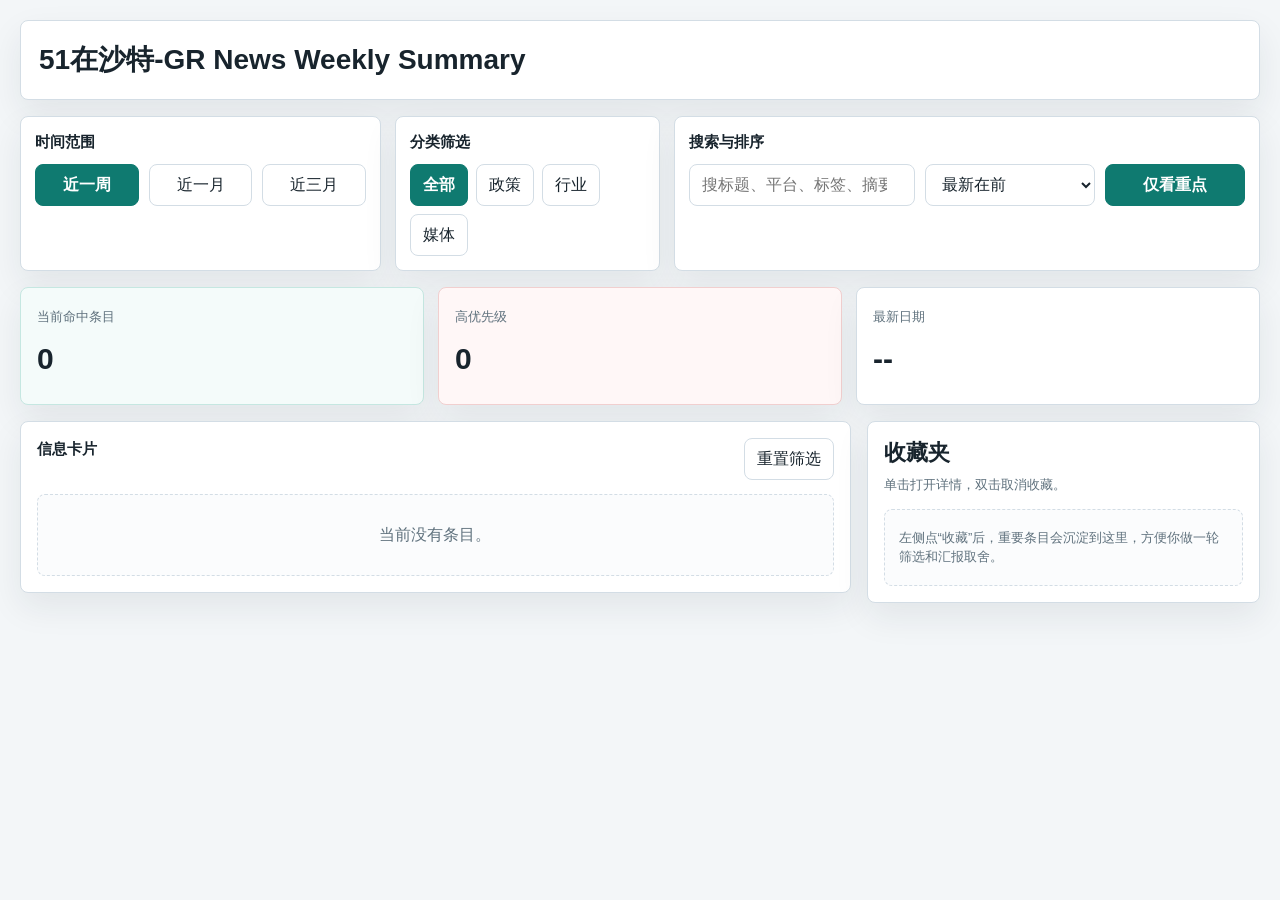
<file: index.html>
<!doctype html>
<html lang="zh-CN">
<head>
  <meta charset="utf-8">
  <meta name="viewport" content="width=device-width, initial-scale=1">
  <title>51在沙特-GR News Weekly Summary</title>
  <style>
    :root {
      --bg: #f3f6f8;
      --panel: #ffffff;
      --panel-alt: #eef3f6;
      --text: #18242d;
      --muted: #5f717d;
      --line: #d3dde5;
      --accent: #0f7a70;
      --accent-soft: #def4f1;
      --blue: #1a78a6;
      --blue-soft: #dff1f8;
      --amber: #a86f00;
      --amber-soft: #fff1d6;
      --red: #b43d3d;
      --red-soft: #fde6e6;
      --shadow: 0 14px 34px rgba(24, 36, 45, 0.08);
    }

    * {
      box-sizing: border-box;
    }

    body {
      margin: 0;
      background: var(--bg);
      color: var(--text);
      font-family: Arial, "PingFang SC", "Microsoft YaHei", sans-serif;
      line-height: 1.5;
    }

    button, input, select {
      font: inherit;
    }

    img {
      display: block;
      max-width: 100%;
    }

    .shell {
      max-width: 1320px;
      margin: 0 auto;
      padding: 20px;
    }

    .topband {
      display: grid;
      grid-template-columns: 1fr;
      gap: 18px;
      align-items: center;
      background: var(--panel);
      border: 1px solid var(--line);
      border-radius: 8px;
      padding: 18px;
      box-shadow: var(--shadow);
    }

    .topband h1 {
      margin: 0;
      font-size: 28px;
    }

    .topband p {
      margin: 6px 0 0;
      color: var(--muted);
      max-width: 760px;
    }

    .toolbar {
      margin-top: 16px;
      display: grid;
      grid-template-columns: 1.5fr 1.1fr 1fr;
      gap: 14px;
    }

    .toolbar-block,
    .section,
    .stat,
    .item-card,
    .detail-panel {
      background: var(--panel);
      border: 1px solid var(--line);
      border-radius: 8px;
      box-shadow: var(--shadow);
    }

    .toolbar-block {
      padding: 14px;
      min-height: 116px;
    }

    .toolbar-title,
    .section-title {
      margin: 0 0 10px;
      font-size: 15px;
      font-weight: 700;
    }

    .chip-row {
      display: flex;
      flex-wrap: wrap;
      gap: 8px;
    }

    .chip-grid {
      display: grid;
      grid-template-columns: repeat(3, minmax(0, 1fr));
      gap: 10px;
    }

    .chip,
    .ghost-btn,
    .solid-btn {
      min-height: 36px;
      padding: 8px 12px;
      border-radius: 8px;
      border: 1px solid var(--line);
      background: #fff;
      color: var(--text);
      cursor: pointer;
    }

    .chip.active {
      border-color: var(--accent);
      background: var(--accent);
      color: #fff;
      font-weight: 700;
    }

    .ghost-btn:hover,
    .solid-btn:hover,
    .chip:hover {
      border-color: var(--accent);
    }

    .solid-btn {
      background: var(--accent);
      border-color: var(--accent);
      color: #fff;
      font-weight: 700;
    }

    .control-row {
      display: grid;
      grid-template-columns: 1fr 170px 140px;
      gap: 10px;
    }

    .control-row input,
    .control-row select {
      min-height: 40px;
      border: 1px solid var(--line);
      border-radius: 8px;
      padding: 8px 12px;
      background: #fff;
      color: var(--text);
    }

    .stats {
      margin-top: 16px;
      display: grid;
      grid-template-columns: repeat(3, minmax(0, 1fr));
      gap: 14px;
    }

    .stat {
      padding: 16px;
      min-height: 118px;
    }

    .stat span {
      color: var(--muted);
      font-size: 13px;
    }

    .stat strong {
      display: block;
      margin: 8px 0 6px;
      font-size: 30px;
    }

    .stat small {
      color: var(--muted);
      font-size: 13px;
    }

    .stat.accent {
      background: #f4fbfa;
      border-color: #c5e7e1;
    }

    .stat.warn {
      background: #fff9ee;
      border-color: #f1dfb8;
    }

    .stat.risk {
      background: #fff7f7;
      border-color: #f1cfcf;
    }

    .main-grid {
      margin-top: 16px;
      display: grid;
      grid-template-columns: minmax(0, 1.9fr) minmax(320px, 0.9fr);
      gap: 16px;
      align-items: start;
    }

    .section {
      padding: 16px;
    }

    .section-head {
      display: flex;
      justify-content: space-between;
      gap: 14px;
      align-items: flex-start;
      margin-bottom: 14px;
    }

    .section-head p {
      margin: 4px 0 0;
      color: var(--muted);
      font-size: 13px;
    }

    .item-list {
      display: grid;
      gap: 12px;
    }

    .item-card {
      padding: 16px;
      display: grid;
      grid-template-columns: 1fr auto;
      gap: 16px;
      align-items: start;
    }

    .item-card h3 {
      margin: 0 0 8px;
      font-size: 18px;
      line-height: 1.35;
    }

    .item-meta {
      display: flex;
      flex-wrap: wrap;
      gap: 8px;
      color: var(--muted);
      font-size: 13px;
      margin-bottom: 10px;
    }

    .badge {
      display: inline-flex;
      align-items: center;
      min-height: 24px;
      padding: 2px 8px;
      border-radius: 8px;
      font-size: 12px;
      font-weight: 700;
    }

    .badge.policy { background: var(--blue-soft); color: var(--blue); }
    .badge.sentiment { background: var(--accent-soft); color: var(--accent); }
    .badge.industry { background: #ece9fb; color: #6154a6; }
    .badge.media { background: #e6f1ff; color: #245eab; }
    .badge.priority-high { background: var(--red-soft); color: var(--red); }
    .badge.priority-mid { background: var(--amber-soft); color: var(--amber); }
    .badge.priority-low { background: #edf3ef; color: #466050; }

    .item-summary {
      margin: 0;
      color: var(--text);
    }

    .item-why {
      margin: 12px 0 0;
      color: var(--muted);
      font-size: 14px;
    }

    .item-actions {
      display: grid;
      gap: 8px;
      min-width: 126px;
    }

    .detail-panel {
      padding: 16px;
      position: sticky;
      top: 16px;
    }

    .detail-panel h2 {
      margin: 0 0 8px;
      font-size: 22px;
      line-height: 1.35;
    }

    .detail-meta {
      display: flex;
      flex-wrap: wrap;
      gap: 8px;
      color: var(--muted);
      font-size: 13px;
      margin-bottom: 12px;
    }

    .detail-block {
      padding-top: 12px;
      border-top: 1px solid var(--line);
      margin-top: 12px;
    }

    .detail-block strong {
      display: block;
      margin-bottom: 6px;
      font-size: 14px;
    }

    .detail-block p,
    .detail-block li {
      margin: 0;
      color: var(--text);
    }

    .detail-block ul {
      margin: 0;
      padding-left: 18px;
    }

    .detail-links {
      display: flex;
      flex-wrap: wrap;
      gap: 8px;
      margin-top: 10px;
    }

    .detail-links a {
      color: var(--blue);
      text-decoration: none;
      word-break: break-all;
    }

    .detail-preview-title {
      margin: 0 0 8px;
      font-size: 18px;
      line-height: 1.4;
    }

    .favorite-hint {
      margin: 10px 0 0;
      color: var(--muted);
      font-size: 13px;
    }

    .favorite-list {
      display: grid;
      gap: 10px;
      margin-top: 14px;
    }

    .favorite-item {
      width: 100%;
      text-align: left;
      padding: 12px;
      border: 1px solid var(--line);
      border-radius: 8px;
      background: #fbfcfd;
      cursor: pointer;
    }

    .favorite-item:hover {
      border-color: var(--accent);
      background: #f6fbfa;
    }

    .favorite-item strong {
      display: block;
      margin-bottom: 6px;
      font-size: 14px;
      line-height: 1.4;
    }

    .favorite-item span {
      display: block;
      color: var(--muted);
      font-size: 12px;
    }

    .favorite-empty {
      margin-top: 14px;
      padding: 18px 14px;
      border: 1px dashed var(--line);
      border-radius: 8px;
      color: var(--muted);
      background: #fbfcfd;
      font-size: 13px;
    }

    .modal-overlay {
      position: fixed;
      inset: 0;
      display: none;
      align-items: stretch;
      justify-content: center;
      background: rgba(17, 29, 37, 0.56);
      z-index: 1000;
      padding: 20px;
    }

    .modal-overlay.open {
      display: flex;
    }

    .modal-card {
      width: min(1180px, 100%);
      height: 100%;
      max-height: calc(100vh - 40px);
      background: var(--panel);
      border: 1px solid var(--line);
      border-radius: 8px;
      box-shadow: 0 24px 60px rgba(24, 36, 45, 0.24);
      display: grid;
      grid-template-rows: auto 1fr;
      overflow: hidden;
    }

    .modal-head {
      display: flex;
      align-items: flex-start;
      justify-content: space-between;
      gap: 16px;
      padding: 18px 20px;
      border-bottom: 1px solid var(--line);
      background: #fbfcfd;
    }

    .modal-head h2 {
      margin: 0;
      font-size: 28px;
      line-height: 1.35;
    }

    .modal-meta {
      display: flex;
      flex-wrap: wrap;
      gap: 8px;
      color: var(--muted);
      font-size: 13px;
      margin-top: 10px;
    }

    .modal-close {
      min-width: 88px;
    }

    .modal-content {
      overflow-y: auto;
      padding: 20px;
    }

    .modal-section {
      padding-top: 14px;
      margin-top: 14px;
      border-top: 1px solid var(--line);
    }

    .modal-section:first-child {
      margin-top: 0;
      padding-top: 0;
      border-top: 0;
    }

    .modal-section h3 {
      margin: 0 0 8px;
      font-size: 16px;
    }

    .modal-section p {
      margin: 0;
    }

    .modal-links {
      display: flex;
      flex-direction: column;
      gap: 8px;
    }

    .modal-links a {
      color: var(--blue);
      text-decoration: none;
      word-break: break-all;
    }

    .empty {
      padding: 28px 16px;
      text-align: center;
      color: var(--muted);
      border: 1px dashed var(--line);
      border-radius: 8px;
      background: #fbfcfd;
    }

    @media (max-width: 1100px) {
      .toolbar,
      .main-grid {
        grid-template-columns: 1fr;
      }

      .stats {
        grid-template-columns: repeat(2, minmax(0, 1fr));
      }

      .detail-panel {
        position: static;
      }
    }

    @media (max-width: 720px) {
      .shell {
        padding: 14px;
      }

      .control-row,
      .stats {
        grid-template-columns: 1fr;
      }

      .item-card {
        grid-template-columns: 1fr;
      }

      .item-actions {
        grid-template-columns: repeat(2, minmax(0, 1fr));
      }

      .modal-overlay {
        padding: 10px;
      }

      .modal-card {
        max-height: calc(100vh - 20px);
      }

      .modal-head {
        padding: 14px;
      }

      .modal-head h2 {
        font-size: 22px;
      }

      .modal-content {
        padding: 14px;
      }
    }
  </style>
</head>
<body>
  <div class="shell">
    <header class="topband">
      <div>
        <h1>51在沙特-GR News Weekly Summary</h1>
      </div>
    </header>

    <section class="toolbar">
      <div class="toolbar-block">
        <h2 class="toolbar-title">时间范围</h2>
        <div class="chip-grid" id="rangeChips">
          <button class="chip active" data-range="7">近一周</button>
          <button class="chip" data-range="30">近一月</button>
          <button class="chip" data-range="90">近三月</button>
        </div>
      </div>

      <div class="toolbar-block">
        <h2 class="toolbar-title">分类筛选</h2>
        <div class="chip-row" id="categoryChips">
          <button class="chip active" data-category="all">全部</button>
          <button class="chip" data-category="政策">政策</button>
          <button class="chip" data-category="行业">行业</button>
          <button class="chip" data-category="媒体">媒体</button>
        </div>
      </div>

      <div class="toolbar-block">
        <h2 class="toolbar-title">搜索与排序</h2>
        <div class="control-row">
          <input id="searchInput" type="search" placeholder="搜标题、平台、标签、摘要">
          <select id="sortSelect" aria-label="排序方式">
            <option value="desc">最新在前</option>
            <option value="asc">最早在前</option>
            <option value="priority">优先级优先</option>
          </select>
          <button class="solid-btn" id="focusToggle" type="button">仅看重点</button>
        </div>
      </div>
    </section>

    <section class="stats" aria-label="统计概览">
      <article class="stat accent">
        <span>当前命中条目</span>
        <strong id="countAll">0</strong>
      </article>
      <article class="stat risk">
        <span>高优先级</span>
        <strong id="countHigh">0</strong>
      </article>
      <article class="stat">
        <span>最新日期</span>
        <strong id="latestDate">--</strong>
      </article>
    </section>

    <div class="main-grid">
      <section class="section">
        <div class="section-head">
          <div>
            <h2 class="section-title">信息卡片</h2>
          </div>
          <button class="ghost-btn" id="resetButton" type="button">重置筛选</button>
        </div>

        <div class="item-list" id="itemList"></div>
      </section>

      <aside class="detail-panel" id="detailPanel">
        <h2>收藏夹</h2>
        <div class="detail-meta">
          <span>单击打开详情，双击取消收藏。</span>
        </div>
      </aside>
    </div>
  </div>

  <div class="modal-overlay" id="detailModal" aria-hidden="true">
    <div class="modal-card" role="dialog" aria-modal="true" aria-labelledby="modalTitle">
      <div class="modal-head">
        <div>
          <h2 id="modalTitle">查看详情</h2>
          <div class="modal-meta" id="modalMeta"></div>
        </div>
        <button class="ghost-btn modal-close" id="modalClose" type="button">关闭</button>
      </div>
      <div class="modal-content" id="modalContent"></div>
    </div>
  </div>

  <script>
    const weeklyItems = [
      {
        id: 1,
        title: "NeLC + TVTC 统一私营部门线上培训许可进入生效窗口",
        category: "政策",
        priority: "high",
        featured: true,
        tags: ["NeLC", "TVTC", "FutureX", "线上培训许可", "技术集成"],
        summary: "NeLC 于 2026 年 3 月 25 日宣布，将与 TVTC 协调统一私营部门 eLearning / training program 许可流程。培训机构完成与 NeLC 系统及 FutureX 平台的技术集成要求后，项目许可将直接由 TVTC 发放；新框架自 2026 年 5 月起生效。",
        whyItMatters: "线上培训进入“NeLC 管数字学习标准 + TVTC 管培训项目许可”的协同监管阶段。NeLC/FutureX 的线上学习监管要求正在变成 TVTC 发证前必须满足的前置条件或底层合规要求。",
        nextAction: "背景补充：NeLC 今年 2 月要求沙特境内 eLearning 和 training providers 在 2026 年 3 月 31 日前完成与 FutureX 的技术集成，并称这是面向提供线上学习项目或课程机构的强制性监管义务。后续判断任何线上培训、职业培训或语言培训落地方案时，应先确认是否落入 TVTC 许可范围，以及是否需要 FutureX 技术接入。",
        date: "2026-03-25",
        platform: "政府官网",
        source: "National eLearning Center",
        links: ["https://nelc.gov.sa/en/media-center/news/unified-e-learning-licensing-private-sector-en"]
      },
      {
        id: 2,
        title: "沙化率计算正式绑定 Qiwa 电子合同",
        category: "政策",
        priority: "high",
        featured: true,
        tags: ["HRSd", "Qiwa", "Nitaqat", "沙化率", "电子合同"],
        summary: "HRSd 于 2026 年 5 月 3 日公告：自 2026 年 4 月 15 日起，Nitaqat 沙化率计算将以 Qiwa 平台电子认证的劳动合同为依据。沙特员工不再只是“人在公司就能算沙化率”，而是要看合同是否在 Qiwa 上完成电子认证。",
        whyItMatters: "HRSd 将 Qiwa 合同认证纳入 Nitaqat 沙化率计算基础，沙化率管理进入“数字凭证化”阶段。企业只靠纸质合同或其他证明来计入沙化率的时代正在过去，Qiwa 正在成为 HR 合规的底层数据库。",
        nextAction: "Qiwa 已促成超过 1200 万份电子认证劳动合同的创建和续签，并被强调为劳工部门服务的统一数字入口。后续应把 Qiwa 合同认证状态作为沙化率管理、用工合规审查和 HR 数据治理的基础项。",
        date: "2026-05-03",
        platform: "政府官网",
        source: "HRSd",
        links: ["https://www.hrsd.gov.sa/en/media-center/news/توثيق-عقود-العمل-إلكترونياً"]
      },
      {
        id: 3,
        title: "Qiwa Nitaqat Calculator 可用于公司沙化率门槛测算",
        category: "行业",
        priority: "mid",
        featured: true,
        tags: ["Qiwa", "Nitaqat Calculator", "沙化率测算", "用工规划"],
        summary: "Qiwa 提供 Nitaqat Calculator，可用于按企业商业登记经营范围和员工结构简易测算沙化率等级，并估算达到门槛需要动态招募的沙特员工人数。",
        whyItMatters: "沙化率等级会影响外籍员工签证申请与转入。等级包括 Red、Low Green、Medium Green、High Green、Platinum；在发展扩张期，High Green 往往是经济性价比较高的目标档位。",
        nextAction: "使用前需要先确认公司商业登记的经营范围。可用该工具做沙化率情景测算，并进一步评估是否存在向培训学校或培训业务形态转变的空间。",
        date: "2026-05-03",
        platform: "官方工具",
        source: "Qiwa",
        links: ["https://www.qiwa.sa/en/tools-and-calculators/nitaqat-calculator"]
      },
      {
        id: 4,
        title: "Mudad 薪酬保护机制强化私营部门工资支付监管",
        category: "政策",
        priority: "high",
        featured: true,
        tags: ["Mudad", "HRSD", "工资保护", "GOSI", "薪酬合规"],
        summary: "沙特人力资源和社会发展部持续强化私营部门工资支付监管，要求企业通过 Mudad 平台提交工资保护文件，并以电子化方式完成员工工资支付。工资合规正在从“人工申诉”转向“系统自动监测”。",
        whyItMatters: "Mudad 通过比对 Qiwa 劳动合同、GOSI 社保申报工资与银行实际发薪记录，识别少发、迟发、低报社保、合同与实发不一致等风险。",
        nextAction: "企业若存在工资数据不一致，可能触发平台预警、劳动合规调查或相关政府服务限制。建议把 Qiwa 合同工资、GOSI 申报工资、银行发薪流水三套数据做定期一致性核查。",
        date: "2026-05-03",
        platform: "合规机制",
        source: "HRSD / Mudad",
        links: []
      },
      {
        id: 5,
        title: "具体岗位沙化要求：行政、市场、销售、会计、采购、项目、咨询与 ICT",
        category: "政策",
        priority: "high",
        featured: true,
        tags: ["Saudization", "岗位沙化", "行政支持", "Marketing", "Accounting", "ICT"],
        summary: "安永解读显示，部分职位自 2026 年 4 月 5 日起成为限制性职位并要求 100% 沙化。秘书、行政秘书、数据录入员、病人接待员、保安、保镖、人事专员、劳工事务经理、翻译、口译员、报关员等职位不设宽限期。",
        whyItMatters: "岗位沙化要求已经从总量比例管理进入具体职业类别和门槛管理。不同职能岗位有不同沙化比例、适用门槛和最低工资要求，会直接影响招聘计划、外籍岗位配置和组织架构设计。",
        nextAction: "六个月宽限期至 2026 年 10 月 4 日的职位包括行政助理、人力资源运营经理、招聘经理、人力资源专员、招聘专员、劳动力规划专员、薪酬专员、公共关系经理、内部沟通专员和员工关系经理。重点比例：行政支持类 100%；市场 Marketing 60%，适用于 3 名及以上市场类员工，最低工资 5500 SAR；销售 Sales 60%，适用于 3 名及以上销售类员工；财务/会计 Accounting 40%，五年逐步到 70%，适用于 5 名及以上会计岗位员工，最低工资本科 6000 SAR、文凭 4500 SAR；采购 Procurement 70%，适用于 3 名及以上采购类员工；项目管理 Project Management 40%，适用于 3 名及以上项目管理类员工，最低工资 6000 SAR；咨询服务 Consulting 40%，适用于咨询服务活动或相关合同场景；通信与信息技术 ICT 25%，通常适用于 5 名及以上 ICT 相关员工，工程开发最低 7000 SAR、技术支持最低 5000 SAR。",
        date: "2026-04-05",
        platform: "专业解读",
        source: "EY / HRSd",
        links: []
      },
      {
        id: 6,
        title: "TVTC 推出机器人与人工智能技术文凭，首阶段 387 名学员进入三地技术学院",
        category: "行业",
        priority: "high",
        featured: true,
        tags: ["TVTC", "机器人", "AI diploma", "职业培训", "技术学院"],
        summary: "沙特媒体报道，TVTC 已在技术学院文凭体系中开设“机器人与人工智能技术”专业，首阶段覆盖利雅得、吉达、艾卜哈三所学院，共录取 387 名学员，并计划未来扩展到机器学习等更细分路径。",
        whyItMatters: "这是 TVTC 从“技能供给”转向“产业岗位适配”的强信号。机器人和 AI 背后连接制造业、物流、能源、城市运营、医疗、公共服务等多个场景，职业培训会更强调实训、设备、项目、证书和雇主反馈。",
        nextAction: "对我们来说，职业培训相关内容要往岗位能力靠：技术英语、设备说明书英语、AI 工具使用、跨文化职场沟通、项目制学习，都比单纯口语课更贴合沙特职业教育主线。后续持续跟踪 TVTC 是否公布课程大纲、学时、合作企业、认证方式和毕业去向。",
        date: "2026-05-06",
        platform: "媒体报道",
        source: "Sabq / Al-Jazirah",
        links: ["https://sabq.org/article/EUvL4_m", "https://www.al-jazirahonline.com/2026/05/06/502934/"]
      },
      {
        id: 7,
        title: "MCIT 与 AWS 启动国家培训项目，目标培养 20,000+ 名 AI、机器学习与云计算人才",
        category: "政策",
        priority: "high",
        featured: true,
        tags: ["MCIT", "AWS", "AI", "云技能", "国家培训项目"],
        summary: "沙特通信与信息技术部与 AWS 启动国家培训项目，计划通过 AWS Academy 培养 20,000 多名沙特公民，方向包括 AI、机器学习与云计算。",
        whyItMatters: "这是典型的政府牵头、企业技术平台参与、面向就业技能的大规模培训项目。它说明沙特数字技能培训不是零散市场需求，而是国家级人才供给工程。",
        nextAction: "这类项目会重新定义在线教育的价值评价：不是有没有课，而是能不能进入认证体系、企业需求、就业路径和政府指标。在线教育公司若出海沙特，可考虑“AI/云课程的英语能力”“面向认证考试的英文支持”“企业员工英语 + 数字技能组合训练”。后续跟踪 MCIT、AWS Academy、HRDF 是否公布报名、认证、合作机构、雇主参与和后续批次。",
        date: "2026-05-04",
        platform: "政府通稿",
        source: "SPA",
        links: ["https://www.spa.gov.sa/en/N2577453"]
      },
      {
        id: 8,
        title: "NeLC 与监狱总局签署 MoU，通过 FutureX 提供数字教育资源、证书与 AI 学习工具",
        category: "政策",
        priority: "high",
        featured: true,
        tags: ["NeLC", "FutureX", "政府部门培训", "数字证书", "AI 学习工具"],
        summary: "NeLC 与沙特监狱总局签署合作备忘录，允许其通过 FutureX 获取可复用 eLearning 内容、开放教育资源、本地和国际课程订阅、数字证书及 AI 学习工具。",
        whyItMatters: "FutureX 不只是教育机构平台，也在向政府部门内部培训和公共服务场景延伸。NeLC 正在把内容资源、平台接入、学习证明和 AI 工具放在同一个入口里。",
        nextAction: "机会不只是 C 端招生，而是 B/G 端能力建设：政府部门英语培训、岗位沟通、跨境服务、AI 工具使用、数字内容本地化。关键是形成可验证学习成果，而不是只提供课程消耗。继续观察 FutureX 新合作对象、资源目录、证书机制和 AI 工具边界。",
        date: "2026-04-27",
        platform: "政府官网",
        source: "NeLC",
        links: ["https://nelc.gov.sa/en/media-center/news/news-sign"]
      },
      {
        id: 9,
        title: "HRDF 推出 Hadaf for Leadership，以线下 + 远程 + 实践培养未来经济领导力",
        category: "行业",
        priority: "high",
        featured: true,
        tags: ["HRDF", "Hadaf", "混合式培训", "领导力", "ESCP"],
        summary: "HRDF 发布 Hadaf for Leadership 项目，与 ESCP Business School 合作，采用三个月混合式培训模式，包含线下教学、远程学习和工作场景实践。",
        whyItMatters: "沙特高价值培训项目并不排斥线上，但更强调混合式、实践性和工作场景落地。远程学习正在成为整个培养链条中的一环，而不是全部。",
        nextAction: "沙特培训市场会更偏 blended model：线上负责规模化、灵活性和持续学习，线下/实践负责信任、评估和雇主认可。企业英语、管理沟通、跨文化领导力产品可设计为“线上课 + 线下工作坊 + 行动学习任务 + 汇报成果”的组合。后续关注 HRDF/Hadaf 是否开放供应商或培训机构合作。",
        date: "2026-04-29",
        platform: "政府通稿",
        source: "SPA / HRDF",
        links: ["https://www.spa.gov.sa/en/N2574262"]
      },
      {
        id: 10,
        title: "HCI 与 EDGEx 同期举行，教育、技能、AI 与未来工作进入同一国家议程",
        category: "行业",
        priority: "high",
        featured: true,
        tags: ["HCI", "EDGEx", "人力资本", "future of work", "lifelong learning"],
        summary: "HCI 2026 于 5 月 3-4 日在利雅得举行，主题为 The Human Code，关注 skills、future of work、education、AI、technology；EDGEx 于 5 月 3-5 日同期举行，定位为教育生态和终身学习平台。",
        whyItMatters: "这类场合的价值在于观察政策语言和合作语言。如果政府反复强调 human capability、future readiness、lifelong learning、AI age，出海产品也要用这些语言包装能力，而不是只说便宜、方便、外教多。",
        nextAction: "51Talk 类在线教育公司可以从“语言学习”升级成“人力资本能力建设”的一部分：英语沟通、国际商务、AI 时代职场表达、职业认证辅助、青年就业准备。后续复盘 HCI/EDGEx 参会机构、签约对象和教育科技展示，筛选潜在合作方与政策关键词。",
        date: "2026-05-03",
        platform: "会议 / 官方信息",
        source: "HCI / SPA",
        links: ["https://humancapabilityinitiative.org/en/", "https://www.spa.gov.sa/en/N2510545"]
      },
      {
        id: 11,
        title: "SDAIA Responsible AI Policy 公开咨询结束，教育 AI 产品需预备合规解释",
        category: "政策",
        priority: "high",
        featured: true,
        tags: ["SDAIA", "Responsible AI", "教育AI", "合规", "Istitlaa"],
        summary: "Digital Policy Alert 记录显示，SDAIA Responsible AI Policy 草案咨询于 2026 年 5 月 3 日结束。草案面向政府、私营、非营利和个人，涉及在沙特开发、使用或发布 AI 应用和解决方案的主体。",
        whyItMatters: "在线教育行业已经大量使用 AI 助教、自动批改、学习路径推荐、内容生成和客服机器人。Responsible AI 一旦正式化，这些功能就不只是产品卖点，也会变成需要解释的数据、偏见、安全和透明度问题。",
        nextAction: "沙特更可能是“鼓励使用，但要求可控”。教育产品应提前准备合规材料：AI 用在哪里、处理什么数据、如何保护儿童、如何避免误导、如何人工复核。正式文本发布后，应形成内部检查表：数据采集、模型输出、人工干预、儿童保护、家长告知、隐私政策阿语化。",
        date: "2026-05-03",
        platform: "政策咨询",
        source: "Digital Policy Alert / Access Partnership",
        links: ["https://digitalpolicyalert.org/event/39048-saudi-data-and-artificial-intelligence-authority-closes-consultation-on-draft-responsible-ai-policy", "https://accesspartnership.com/opinion/saudi-arabia-moves-to-operationalise-responsible-ai-governance/"]
      },
      {
        id: 12,
        title: "SPA Training Academy 与 Hadaf 启动媒体毕业生赋能项目，12 个月培养 300+ 人",
        category: "行业",
        priority: "mid",
        featured: true,
        tags: ["Hadaf", "SPA Academy", "毕业生就业", "媒体培训", "专业人才培养"],
        summary: "SPA Training Academy 启动媒体岗位毕业生赋能项目，与 HRDF/Hadaf 合作，通过八个专业媒体培训文凭培养 300 多名学员，首期覆盖 26 所本地和国际大学毕业生，来自沙特 22 个城市。",
        whyItMatters: "沙特人才项目越来越强调“毕业生到岗位”的桥接，而不是单纯学历教育。政府和机构愿意为特定行业建立文凭、训练营和就业转化链条。",
        nextAction: "这是一种可复制模型：政府基金或官方机构定义行业缺口，学院负责课程，项目周期长于普通短训，最后指向就业竞争力。在线教育公司可以成为能力模块供应商，如英文采访、英文新闻写作、国际传播英语、客服英语、商务沟通。后续跟踪 Hadaf 联合培训项目的行业分布。",
        date: "2026-04-19",
        platform: "政府通稿",
        source: "SPA",
        links: ["https://www.spa.gov.sa/en/N2565222"]
      },
      {
        id: 13,
        title: "TVTC 电子培训平台 App 显示职业培训入口正在走向学习、证书与就业数据入口",
        category: "行业",
        priority: "high",
        featured: true,
        tags: ["TVTC", "App", "职业培训基础设施", "证书", "就业数据"],
        summary: "公开应用商店镜像显示，TVTC 相关电子培训平台 App（منصة التدريب الإلكتروني / com.tvtc.moodle）版本更新至 5.1.0，介绍口径强调为学习者提供工具和资源，帮助其实现教育目标。AppAgg 的 TVTC 开发者页也显示 TVTC 体系下存在官方服务 App、 تقني 就业桥接类 App、会议类 App 等应用矩阵。",
        whyItMatters: "TVTC 不是单一学校，而是沙特职业培训体系的核心基础设施。如果移动端入口继续承接课程、通知、学习记录、证书、就业机会和雇主反馈，它就会从 App 变成职业培训数据网络。",
        nextAction: "沙特职业培训未来很可能通过统一身份、统一课程、统一证书、统一就业反馈，把学校、企业、培训机构和学习者连接起来。在线教育出海公司的补位方向包括职业英语、岗位英语、AI/云/机器人配套课程、学习评估、阿语移动端体验、企业培训模块、证书和就业数据对接。后续核验 TVTC 官方是否围绕 App 发布新功能、接入要求或与 FutureX / Qiwa / Jadarat / Taqat 的数据联动。",
        date: "2026-03-26",
        platform: "App 公开记录",
        source: "APKPure / AppAgg / TVTC",
        links: ["https://apkpure.com/ar/%D9%85%D9%86%D8%B5%D8%A9-%D8%A7%D9%84%D8%AA%D8%AF%D8%B1%D9%8A%D8%A8-%D8%A7%D9%84%D8%A5%D9%84%D9%83%D8%AA%D8%B1%D9%88%D9%86%D9%8A/com.tvtc.moodle", "https://appagg.com/developer/tvtc-technical-and-vocational-training-corporation/?hl=en", "https://tvtc.gov.sa/en/Pages/searchterms.aspx"]
      },
      {
        id: 14,
        title: "HRSD 工签专项行动：Hajj 季巡查叠加 Qiwa 清洗黑签",
        category: "政策",
        priority: "high",
        featured: true,
        tags: ["HRSD", "Hajj", "Qiwa", "work permit", "临时工签"],
        summary: "朝觐核心期预计集中在 2026 年 5 月 25 日至 5 月 30 日。Hajj/Umrah 服务需要大量临时人力，最容易出现临时工签滥用、实际工作地点不符、挂靠、非法转包、工资和安全问题，政府在该窗口开展专项巡查具有天然高压场景基础。",
        whyItMatters: "Qiwa 已经从办手续平台变成合规总闸门。2026 年 6 月 30 日是重要清账节点，沙方可借此把“账面人数”和“真实劳动关系”对齐，违规挂靠和实际用工主体不一致会成为高风险点。",
        nextAction: "前置背景：MHRSD 5 月 13 日披露，2026 Q1 做了 25 万+ 次私营部门检查，发现 16.8 万+ 项违规，其中 13,509 起不真实劳动关系，并取消 7,200+ 个签证。1447H 朝觐季巡查目标超过 6,000 次现场检查，地点包括麦加、麦地那和圣地，重点涉及 temporary work visas、劳动法和季节性用工。企业层面需优先排查 sponsor 与实际用工主体不一致、非转签或延迟转签人员先上岗、无有效 work permit 员工仍在岗等问题。",
        date: "2026-05-25",
        platform: "监管观察",
        source: "HRSD / Qiwa",
        links: []
      },
      {
        id: 15,
        title: "Qiwa 收紧员工登记要求：合同文档化与 work permit 状态成为服务权限前置指标",
        category: "政策",
        priority: "high",
        featured: true,
        tags: ["Qiwa", "合同文档化", "work permit", "员工登记", "Ministry services"],
        summary: "Qiwa 要求企业在 2026 年 4 月 30 日达到 85% 合同文档化率，并在 2026 年 6 月 30 日达到 90%。合规率以企业已文档化合同数量与员工合同总数对比计算，未达标可能影响与合规指标挂钩的部委服务访问。",
        whyItMatters: "员工登记和合同文档化正在成为用工合规的系统入口。非沙特员工若 work permit 过期，或 2026 年 6 月 30 日后连续超过 3 个月没有有效 work permit，即使 Iqama 居留状态仍有效，也会从企业 Qiwa 记录中取消登记。",
        nextAction: "企业应按员工名单逐项核对 Qiwa 合同文档化、work permit 有效期、Iqama 状态和实际在岗情况；同时关注沙特员工一年内从事工作份数不高于 7 次、同时有效合同最多两份等口径。建议在 6 月 30 日前完成合同文档化缺口清理，并对非沙特员工 work permit 做红黄绿台账。",
        date: "2026-04-30",
        platform: "平台规则",
        source: "Qiwa / Saudi Gazette",
        links: ["https://saudigazette.com.sa/article/661465/saudi-arabia/interior-ministry-penalizes-7-persons-for-transporting-13-pilgrims-to-makkah-illegally"]
      },
      {
        id: 16,
        title: "CEDA 将经济、财政、社会、教育与改革项目拉到同一张桌子上",
        category: "政策",
        priority: "high",
        featured: true,
        tags: ["CEDA", "Vision 2030", "顶层设计", "NDF", "NIF"],
        summary: "CEDA 于 2015 年在废除 12 个委员会和高级委员会后设立，核心意图是建立经济、金融、社会、教育相关政府实体之间的真实连接。它把过去各部委分散推进的事项，整合为围绕 Vision 2030 的跨部门决策与交付机制。",
        whyItMatters: "以前是各部委各管一摊，政策容易碎片化；CEDA 之后，钱、产业、就业、教育、投资、绩效和改革项目进入同一张桌子。其秘书长由 MEP 部长担任，并与 NDF 体系下 NIF 的基础设施融资角色相互呼应，形态上接近“深改委 + 发改委 + 国务院改革办”的组合。",
        nextAction: "判断沙特政策时要抓住四点：目标明确，锚定 Vision 2030；顶层授权强，资源调动能力高；交付模式下项目倒逼制度建设；决策链条短，政策转向快。应对上分三层：基础工作层搞清材料、流程、口径，问清 checklist、模板和具体审批标准；决策执行级用正式说明解释业务模式和风险控制；委员会层建立合作叙事，重点谈就业、培训、本地化和对 Vision 2030 的贡献。",
        date: "2015-01-29",
        platform: "百科 / 政策背景",
        source: "Saudipedia",
        links: ["https://saudipedia.com/en/council-of-economic-and-development-affairs-ceda"]
      },
      {
        id: 17,
        title: "NeLC 与 DGA 推出 Digital Reporting，将数字服务反馈入口平台化",
        category: "政策",
        priority: "high",
        featured: true,
        tags: ["NeLC", "DGA", "Digital Reporting", "数字政府", "用户反馈"],
        summary: "5 月 12 日，NeLC 与沙特数字政府局 DGA 合作推出 Digital Reporting 服务，允许用户通过 NeLC 官网提交数字政府服务相关的 reports、feedback 和 suggestions，用以提升数字政府服务质量并加强与用户互动。",
        whyItMatters: "NeLC 把线上教育相关数字服务的用户反馈入口平台化，后续这类入口可能成为监管线索来源。DGA 于 2021 年由内阁决定成立，取代 Yusr 政府电子交易项目和国家数字认证中心，具备独立法人资格、财政和行政独立性，并直接向上关联 MBS；主席由 MCIT 通信与信息技术部长兼任。",
        nextAction: "对在线教育业务而言，数字服务体验、投诉处理、反馈闭环会越来越像合规能力。应提前准备阿语/英语反馈响应机制、服务质量记录、投诉分类口径和整改说明，避免用户反馈直接演变成监管风险。",
        date: "2026-05-12",
        platform: "政府官网",
        source: "NeLC / DGA",
        links: ["https://nelc.gov.sa/en/media-center/news/digital-complaint-service"]
      },
      {
        id: 18,
        title: "沙特教育部撤销 74 所私立学校许可，安全与监管要求被持续放大",
        category: "媒体",
        priority: "high",
        featured: true,
        tags: ["MOE", "私立学校", "许可", "学生安全", "监管要求"],
        summary: "5 月 16 日，Gulf News 转载 Saudi Gazette 报道称，沙特教育部撤销 74 所私立学校许可，原因包括未续办学校运营许可、民房安全许可证，以及未满足更新后的监管要求，涉及学生安全和教育环境质量。",
        whyItMatters: "教育监管正在从纸面资质走向持续运营合规。报道同时强调，教育部为受影响学生安排直接转入公立学校，也允许家长选择其他私立学校，以确保学业不中断并维持安全适宜的学习环境。",
        nextAction: "教育和培训机构应把许可续期、安全证明、教学场地、学生转移预案和家长沟通纳入常态化合规清单。对线上教育公司来说，若与本地学校或培训机构合作，也需要核验对方许可状态和安全/运营资质。",
        date: "2026-05-16",
        platform: "媒体报道",
        source: "Gulf News / Saudi Gazette",
        links: ["https://gulfnews.com/world/gulf/saudi/saudi-arabia-revokes-licences-of-several-private-schools-over-safety-regulatory-breaches-1.500543033", "https://saudigazette.com.sa/article/658715/saudi-arabia/education-ministry-revokes-licenses-of-74-private-schools-for-violations"]
      },
      {
        id: 19,
        title: "国际层面持续关注沙特外籍劳工治理，Aramco 供应链与 kafala 改革被放在聚光灯下",
        category: "媒体",
        priority: "high",
        featured: true,
        tags: ["外籍劳工", "Aramco", "FairSquare", "HRW", "LRI"],
        summary: "5 月 21 日，The Guardian 报道 FairSquare 对沙特阿美供应链外籍劳工问题的调查，涉及 23 个案例，关注不安全工作条件、超长工时、剥削性工资、恶劣住宿、工伤或死亡后赔偿不足等问题。5 月 19 日，Human Rights Watch 报道联合国专家关注沙特劳工治理体系，相关投诉涉及沙特对 ILO 公约承诺的履行。",
        whyItMatters: "国家形象工程越大，劳工问题越容易被放大。沙特 2021 年推出 Labor Reform Initiative 后，私营部门外籍员工在符合 HRSD 条件时可在合同到期后转到新雇主，出入境权限也部分从雇主手中转出，但国际组织仍质疑工资、证件扣押、非正常死亡调查和 sponsor 绑定等问题是否真正解决。",
        nextAction: "沙特会陷入“制度宣传”和“个案证据”的拉扯，数字化、平台化的高透明度管理体系会继续强化。企业应把合同、工资、住宿、安全、工伤、分包商责任和遣返记录做成可追溯台账，特别注意供应链长链条下的责任切割风险。",
        date: "2026-05-21",
        platform: "国际媒体 / NGO",
        source: "The Guardian / Human Rights Watch",
        links: ["https://www.theguardian.com/business/2026/may/21/aramco-migrant-workers-oil-firm-supply-chain-fairsquare", "https://www.hrw.org/news/2026/05/19/un-experts-sound-alarm-over-saudi-arabias-abusive-labor-governance-system"]
      },
      {
        id: 20,
        title: "沙特暂停部分咨询公司新合同与付款，Vision 2030 进入控预算、看结果阶段",
        category: "媒体",
        priority: "high",
        featured: true,
        tags: ["Vision 2030", "咨询公司", "MoF", "财政赤字", "项目交付"],
        summary: "Financial Times 报道称，沙特近期暂停向部分西方咨询公司发放新合同，并延迟部分既有项目付款，以加强公共支出控制。受影响对象包括 McKinsey、BCG、四大会计师事务所等长期参与 Vision 2030 项目的专业服务机构；财政部据称冻结新合同审批，除非获得特别批准，部分现有项目付款可能延迟至至少 7 月。",
        whyItMatters: "财政部季度预算报告显示，第一季度财政赤字扩大至 1257 亿沙特里亚尔，约 335 亿美元，为 2018 年以来最高水平，国防开支增长 26%。这说明 Vision 2030 正从“扩大项目盘子”进入“筛项目、控付款、看结果”的阶段。",
        nextAction: "沙特政府可能减少对国际老牌顾问的烧预算模式，更看重本地交付、可控性和投资回报。对进入沙特的教育与培训项目，应把方案写成可交付、可本地化、可衡量的项目，而不是停留在概念咨询或品牌叙事。",
        date: "2026-05-21",
        platform: "财经媒体",
        source: "Financial Times / MoF",
        links: ["https://www.ft.com/content/9855a284-8109-4d66-8b3e-e08da0e97dd8"]
      },
      {
        id: 21,
        title: "沙特高校组团参加 NAFSA 2026，学校端国际教育合作窗口扩大",
        category: "行业",
        priority: "high",
        featured: true,
        tags: ["NAFSA 2026", "高等教育", "国际合作", "King Abdulaziz University", "Vision 2030"],
        summary: "5 月 26–29 日，NAFSA 2026 年会在美国奥兰多举行，沙特由大学事务委员会牵头，组织 20 所高校集中参会，被官方称为沙特历来规模最大的一次参与之一。参会重点并非单纯海外招生，而是围绕国际高校合作、科研合作、联合项目、学术交流和沙特高校品牌出海展开。",
        whyItMatters: "King Abdulaziz University 于 5 月 27 日称，其参会目标包括展示学校学术与科研项目、加强与国际大学和教育机构的合作关系，并服务 Vision 2030 下教育国际化和高校全球竞争力提升目标。这说明沙特高校正在主动通过国际教育平台寻找外部合作资源，合作对象也可能延伸至课程资源、数字教学能力、学生能力培养、教师培训和教育技术支持。",
        nextAction: "对 51Talk 而言，该类高校不一定是直接 C 端获客对象，但可以作为学校端合作入口的观察样本。后续可围绕学生英语口语、职业英语、国际交流准备、教师培训、数字课程交付、学习效果评估和教学质量管理等方向，探索与高校英语学院、继续教育中心、职业发展中心、国际合作处或政府教育项目的补充型合作机会。",
        date: "2026-05-27",
        platform: "政府通稿 / 高校官网",
        source: "SPA / King Abdulaziz University",
        links: ["https://www.spa.gov.sa/en/N2601003", "https://www.kau.edu.sa/en/news-details/king-abdulaziz-university-participates-in-nafsa-2026-annual-conference-expo-in-the-united-states"]
      },
      {
        id: 22,
        title: "外籍高管任用引发舆论争议，沙特本地化就业压力向管理层延伸",
        category: "媒体",
        priority: "high",
        featured: true,
        tags: ["外籍高管", "Qiddiya", "Saudization", "本地就业", "Vision 2030"],
        summary: "5 月 15 日，Financial Times 报道称，沙特当局已传唤 49 名公民，原因是其在社交媒体上对外籍人士担任重要岗位、尤其是大型政府项目中的外籍管理人员表达不满。相关讨论曾围绕 Qiddiya 等国家级项目发酵，部分网民质疑外籍人员在高级职位中的占比、资历匹配及本地人才机会问题。",
        whyItMatters: "一方面，沙特社会对本国公民就业机会、尤其是高质量管理岗位机会的敏感度正在上升；另一方面，政府既要维持 Vision 2030 对国际人才和外资项目的吸引力，也要回应沙特化就业、本地人才培养和社会舆论压力。Qiddiya 表示其重视本地就业，并计划到 2030 年将沙特籍员工比例从 40% 提高至 70%。",
        nextAction: "沙特用工安排不应只关注最低沙化率，还应关注管理层与关键岗位的本地化配置、岗位名称与实际职责一致性，以及组织结构在政府和社会层面的可接受度。建议提前规划沙特籍负责人、政府关系、市场销售、人力资源及客户服务等岗位的本地化路径，将本地就业、人才培养和职业晋升机制作为进入沙特市场的重要合规与公共关系议题。",
        date: "2026-05-15",
        platform: "财经媒体",
        source: "Financial Times",
        links: ["https://www.ft.com/content/0fe4a1e7-cba8-4740-9891-523f34ad6392?syn-25a6b1a6=1"]
      },
      {
        id: 23,
        title: "采购岗位 70% 沙化正式执行，岗位本地化要求扩展到合同、物流和供应链相关职能",
        category: "政策",
        priority: "high",
        featured: true,
        tags: ["采购岗位", "Saudization", "HRSD", "70% 沙化", "供应链"],
        summary: "6 月 1 日，沙特人力资源和社会发展部宣布，私营部门采购职业本地化比例提升至 70% 的决定进入执行阶段，实际自 2026 年 5 月 31 日起生效。该决定适用于相关职业员工达到 3 人及以上的私营企业。",
        whyItMatters: "虽然官方分类名称为“采购职业”，但覆盖范围并不局限于狭义采购岗位，而是延伸至采购、合同、仓储、物流、投标、电商、市场研究及自有品牌供应等 12 类岗位。这意味着岗位沙化正在从总量比例进一步落到具体业务职能和组织配置。",
        nextAction: "企业应核对采购、合同、仓储、物流、投标、电商、市场研究及供应链相关岗位的员工结构、岗位名称和实际职责，确认是否触发 70% 本地化要求。对教育培训业务来说，可关注企业在本地采购、供应链、商务沟通和岗位英语能力提升上的培训需求。",
        date: "2026-06-01",
        platform: "媒体报道",
        source: "Arab News / HRSD",
        links: ["https://www.arabnews.com/node/2645650/business-economy"]
      },
      {
        id: 24,
        title: "HRSD 一季度与朝觐季劳动检查：监管转向风险导向和数字预警",
        category: "政策",
        priority: "high",
        featured: true,
        tags: ["HRSD", "劳动检查", "虚假沙化", "Ajeer", "朝觐季"],
        summary: "HRSD 披露，2026 年一季度对私营部门开展 25 万+ 次检查，发现 16.8 万+ 起违规，并发出 23 万份整改警告。本地化专项检查 13.2 万次，核查虚假本地化可疑案例 9.1 万起，查实违规劳动关系 13,509 起；同时检查劳务公司及中介 5,926 次，发现 3,522 起违规。",
        whyItMatters: "沙特劳动监管正在从抽查式执法走向风险导向、数字预警和社会举报联动。一季度还查处违规社交媒体账号 238 个，处理公众举报 15,563 起，按时响应率达到 96.96%，说明线上线下线索正在被并入同一监管网络。",
        nextAction: "朝觐季期间，HRSD 在麦加和麦地那开展超过 1 万次劳动检查，查处约 2,400 项违规，并通过 Ajeer 为 8,000 余家企业提供合规临时用工支持。企业应重点排查临时用工、派遣/外包、实际工作地点、sponsor 与真实用工主体一致性，以及朝觐季项目中的工资、安全和住宿记录。",
        date: "2026-06-10",
        platform: "政府通稿 / 监管观察",
        source: "HRSD / SPA",
        links: ["https://www.hrsd.gov.sa/media-center/news/%D8%A3%D9%83%D8%AB%D8%B1-%D9%85%D9%86-250-%D8%A3%D9%84%D9%81-%D8%B2%D9%8A%D8%A7%D8%B1%D8%A9-%D8%B1%D9%82%D8%A7%D8%A8%D9%8A%D8%A9", "https://www.spa.gov.sa/en/N2603216", "https://www.spa.gov.sa/en/N2607948"]
      },
      {
        id: 25,
        title: "KPMG 解读 HRSD 整治：即时处罚机制影响外派员工与全球流动管理",
        category: "媒体",
        priority: "high",
        featured: true,
        tags: ["KPMG", "HRSD", "全球流动", "外派员工", "即时处罚"],
        summary: "KPMG 6 月 4 日分析认为，HRSD 一季度整治行动显示沙特持续加强劳动法规和本地化政策执行。监管部门通过数据监测和即时执法措施强化劳动市场治理，可能影响跨国企业在沙业务、全球流动项目和外派员工管理。",
        whyItMatters: "监管重点正在从“查到违规再处理”升级为“监测异常后即时限制”。取消签证、暂停政府服务等措施一旦触发，影响的不只是合规团队，也会直接影响企业的人力资源规划、招聘流程和业务连续性。",
        nextAction: "企业应把招聘和用工合规视为经营连续性问题，重点审查劳动关系申报、沙化率数据、外派人员岗位与合同、内部培训和管理流程。对虚假沙化就业、高管挂名、低薪不履职等场景，应开展专项自查并保留整改证据。",
        date: "2026-06-04",
        platform: "专业解读",
        source: "KPMG",
        links: ["https://kpmg.com/xx/en/our-insights/gms-flash-alert/2026/flash-alert-2026-137.html"]
      },
      {
        id: 26,
        title: "HRSD 将 AI 纳入劳动治理：从平台留痕走向违规预测和合规预警",
        category: "政策",
        priority: "high",
        featured: true,
        tags: ["HRSD", "AI", "Qiwa", "工资保护", "劳动监察"],
        summary: "6 月 4 日，沙特人力资源与社会发展大臣 Ahmed Al-Rajhi 在第 114 届国际劳工大会上围绕“人工智能与未来劳动市场”发言，强调沙特将 AI 纳入国家发展、就业质量、生活质量和可持续未来建设框架。",
        whyItMatters: "沙特劳动治理正在进入第三层能力：第一层是合同、工资、签证、转雇、投诉全部上平台；第二层是系统自动比对规则并限制服务或触发稽查；第三层是通过 AI 在海量劳动市场数据上做风险识别、预测、匹配和数据分析。",
        nextAction: "企业应假设 Qiwa、工资保护计划、技能与职业分类、数字化检查工具会逐步形成交叉验证。建议提前做数据一致性审计：岗位名称、实际职责、工资、合同、GOSI、签证、转雇、投诉记录和培训证明都要能互相解释。",
        date: "2026-06-04",
        platform: "政府通稿",
        source: "HRSD / ILO",
        links: ["https://www.hrsd.gov.sa/en/media-center/news/%D9%85%D8%A4%D8%AA%D9%85%D8%B1-%D8%A7%D9%84%D8%B9%D9%85%D9%84-%D8%A7%D9%84%D8%AF%D9%88%D9%84%D9%8A-%D8%A8%D8%AF%D9%88%D8%B1%D8%AA%D9%87-114-%D9%81%D9%8A-%D8%AC%D9%86%D9%8A%D9%81"]
      },
      {
        id: 27,
        title: "沙特一周逮捕 7,760 名居留、劳动及边境违法人员，遣返 4,690 人",
        category: "媒体",
        priority: "high",
        featured: true,
        tags: ["MOI", "居留违法", "劳动违法", "边境安全", "遣返"],
        summary: "6 月 7 日，沙特内政部通报，5 月 28 日至 6 月 3 日期间，安全部门会同相关政府机构开展联合执法行动，一周内逮捕 7,760 名违反居留、劳动和边境安全法规人员。其中居留违法 4,060 人、边境安全违法 2,574 人、劳动法规违法 1,126 人。",
        whyItMatters: "执法后续显示，4,690 名非法居留者已被遣返，14,495 人被移交驻沙使领馆办理旅行证件，850 人进入离境预订程序，另有 21,774 名外籍人员正在接受法律程序处理。外籍员工治理仍是沙特社会治安、劳动市场和边境治理的交叉高压区。",
        nextAction: "企业必须避免为非法入境或违法居留人员提供运输、住宿、雇佣等便利。沙特内政部重申，相关便利行为最高可面临 15 年监禁和 100 万里亚尔罚款，并可能没收涉案车辆和房产。",
        date: "2026-06-07",
        platform: "媒体报道",
        source: "Gulf News / Saudi Gazette",
        links: ["https://gulfnews.com/world/gulf/saudi/saudi-arabia-deports-4690-illegal-residents-crackdown-nets-7760-arrests-1.500566194", "https://saudigazette.com.sa/article/661900/saudi-arabia/7760-violators-of-residency-labor-and-border-security-laws-arrested-in-a-week"]
      },
      {
        id: 28,
        title: "IMF 完成对沙经济评估：经济韧性较强，改革和非油经济表现获肯定",
        category: "媒体",
        priority: "mid",
        featured: true,
        tags: ["IMF", "非油经济", "PIF", "财政政策", "Vision 2030"],
        summary: "6 月 3 日，IMF 完成对沙特 2026 年第四条款磋商代表团访问后的初步评估，认为沙特经济韧性较强。增长支撑包括 OPEC+ 减产逐步放宽、非油经济持续增长、国内需求支撑、劳动力市场表现积极，以及通胀降至 2% 以下。",
        whyItMatters: "虽然一季度财政赤字显著扩大，但 IMF 仍认为沙特政府债务水平相对较低，叠加充足储备、PIF 财务实力和金融体系韧性，整体宏观缓冲能力仍较强。改革提升了治理、政策制定、经济韧性和经济多元化水平，也对非油经济表现产生积极影响。",
        nextAction: "沙特正在从高速扩张转向持续价值创造，更强调财务回报、资本配置效率、私营部门参与、资本市场深化、中小企业发展和营商环境改善。企业在沙项目应突出可持续交付、私营部门带动、就业贡献和投资回报，而不是只讲规模扩张。",
        date: "2026-06-03",
        platform: "国际组织 / 财政观察",
        source: "IMF / PIF / MoF",
        links: ["https://www.imf.org/en/news/articles/2026/06/03/pr26181-saudi-arabia-imf-staff-completes-2026-article-iv-mission", "https://www.pif.gov.sa/en/news-and-insights/press-releases/2026/chaired-by-hrh-crown-prince-pif-board-of-directors-approves-pif-2026-2030-strategy", "https://www.mof.gov.sa/en/MediaCenter/news/Pages/News_3062026.aspx", "https://efile.fara.gov/docs/7252-Informational-Materials-20260420-21.pdf"]
      }
    ];

    const categoryClassMap = {
      "政策": "policy",
      "行业": "industry",
      "媒体": "media"
    };

    const priorityLabelMap = {
      high: "高优先级",
      mid: "中优先级",
      low: "低优先级"
    };

    const priorityClassMap = {
      high: "priority-high",
      mid: "priority-mid",
      low: "priority-low"
    };

    let currentRange = "7";
    let currentCategory = "all";
    let currentSort = "desc";
    let currentSearch = "";
    let featuredOnly = false;
    let currentDetailId = weeklyItems[0]?.id ?? null;
    const storageKeys = {
      favorites: "gr_weekly_favorites",
      deleted: "gr_weekly_deleted"
    };

    function readStoredIds(key) {
      try {
        const raw = window.localStorage.getItem(key);
        if (!raw) return [];
        const parsed = JSON.parse(raw);
        if (!Array.isArray(parsed)) return [];
        return parsed.map((value) => Number(value)).filter((value) => Number.isFinite(value));
      } catch (error) {
        return [];
      }
    }

    function saveStoredIds(key, set) {
      try {
        window.localStorage.setItem(key, JSON.stringify([...set]));
      } catch (error) {
        console.warn(`无法写入本地存储: ${key}`, error);
      }
    }

    function parseHashIds(name) {
      try {
        const hash = window.location.hash.startsWith("#") ? window.location.hash.slice(1) : "";
        const params = new URLSearchParams(hash);
        const raw = params.get(name);
        if (!raw) return [];
        return raw
          .split(",")
          .map((value) => Number(value))
          .filter((value) => Number.isFinite(value));
      } catch (error) {
        return [];
      }
    }

    function syncStateToHash() {
      try {
        const params = new URLSearchParams();
        if (favoriteIds.size) {
          params.set("fav", [...favoriteIds].join(","));
        }
        if (deletedIds.size) {
          params.set("del", [...deletedIds].join(","));
        }
        const nextHash = params.toString();
        const nextUrl = `${window.location.pathname}${window.location.search}${nextHash ? `#${nextHash}` : ""}`;
        window.history.replaceState(null, "", nextUrl);
      } catch (error) {
        console.warn("无法同步状态到地址栏", error);
      }
    }

    const validItemIds = new Set(weeklyItems.map((item) => item.id));
    const favoriteIds = new Set([
      ...readStoredIds(storageKeys.favorites),
      ...parseHashIds("fav")
    ].filter((id) => validItemIds.has(id)));
    const deletedIds = new Set([
      ...readStoredIds(storageKeys.deleted),
      ...parseHashIds("del")
    ].filter((id) => validItemIds.has(id)));
    saveStoredIds(storageKeys.favorites, favoriteIds);
    saveStoredIds(storageKeys.deleted, deletedIds);

    const itemList = document.getElementById("itemList");
    const detailPanel = document.getElementById("detailPanel");
    const detailModal = document.getElementById("detailModal");
    const modalTitle = document.getElementById("modalTitle");
    const modalMeta = document.getElementById("modalMeta");
    const modalContent = document.getElementById("modalContent");
    const modalClose = document.getElementById("modalClose");
    const searchInput = document.getElementById("searchInput");
    const sortSelect = document.getElementById("sortSelect");
    const focusToggle = document.getElementById("focusToggle");

    function formatDate(dateString) {
      const date = new Date(dateString + "T00:00:00");
      return new Intl.DateTimeFormat("zh-CN", {
        year: "numeric",
        month: "2-digit",
        day: "2-digit"
      }).format(date);
    }

    function daysDiff(dateString) {
      const today = new Date();
      const date = new Date(dateString + "T00:00:00");
      const diff = today - date;
      return Math.floor(diff / (1000 * 60 * 60 * 24));
    }

    function getFilteredItems() {
      let result = weeklyItems.filter((item) => !deletedIds.has(item.id));

      if (currentRange !== "all") {
        const maxDays = Number(currentRange);
        result = result.filter((item) => daysDiff(item.date) <= maxDays);
      }

      if (currentCategory !== "all") {
        result = result.filter((item) => item.category === currentCategory);
      }

      if (featuredOnly) {
        result = result.filter((item) => item.featured);
      }

      if (currentSearch.trim()) {
        const keyword = currentSearch.trim().toLowerCase();
        result = result.filter((item) => {
          const haystack = [
            item.title,
            item.platform,
            item.source,
            item.summary,
            item.whyItMatters,
            item.nextAction,
            ...(item.tags || [])
          ].join(" ").toLowerCase();
          return haystack.includes(keyword);
        });
      }

      if (currentSort === "desc") {
        result.sort((a, b) => b.date.localeCompare(a.date));
      } else if (currentSort === "asc") {
        result.sort((a, b) => a.date.localeCompare(b.date));
      } else {
        const weight = { high: 3, mid: 2, low: 1 };
        result.sort((a, b) => {
          const diff = weight[b.priority] - weight[a.priority];
          return diff !== 0 ? diff : b.date.localeCompare(a.date);
        });
      }

      return result;
    }

    function renderStats(items) {
      document.getElementById("countAll").textContent = String(items.length);
      document.getElementById("countHigh").textContent = String(items.filter((item) => item.priority === "high").length);
      document.getElementById("latestDate").textContent = items.length ? formatDate(items[0].date) : "--";
    }

    function renderList(items) {
      if (!items.length) {
        itemList.innerHTML = '<div class="empty">当前没有条目。</div>';
        return;
      }

      itemList.innerHTML = items.map((item) => `
        <article class="item-card">
          <div>
            <h3>${item.title}</h3>
            <div class="item-meta">
              <span class="badge ${categoryClassMap[item.category]}">${item.category}</span>
              <span class="badge ${priorityClassMap[item.priority]}">${priorityLabelMap[item.priority]}</span>
              <span>${formatDate(item.date)}</span>
              <span>${item.platform}</span>
              <span>${item.source}</span>
            </div>
            <p class="item-summary">${item.summary}</p>
            <p class="item-why"><strong style="font-size:14px; color: var(--text);">为什么重要：</strong>${item.whyItMatters}</p>
            <div class="item-meta" style="margin-top: 12px;">
              ${(item.tags || []).map((tag) => `<span class="badge">${tag}</span>`).join("")}
            </div>
          </div>
          <div class="item-actions">
            <button class="ghost-btn" type="button" data-detail="${item.id}">查看详情</button>
            <button class="ghost-btn" type="button" data-favorite="${item.id}">${favoriteIds.has(item.id) ? "已收藏" : "收藏"}</button>
            <button class="ghost-btn" type="button" data-copy="${item.id}">复制摘要</button>
            <button class="ghost-btn" type="button" data-delete="${item.id}">删除</button>
          </div>
        </article>
      `).join("");
    }

    function renderDetailPanel() {
      const favorites = [...favoriteIds]
        .map((id) => weeklyItems.find((item) => item.id === id))
        .filter((item) => item && !deletedIds.has(item.id));

      if (!favorites.length) {
        detailPanel.innerHTML = `
          <h2>收藏夹</h2>
          <div class="detail-meta"><span>单击打开详情，双击取消收藏。</span></div>
          <div class="favorite-empty">左侧点“收藏”后，重要条目会沉淀到这里，方便你做一轮筛选和汇报取舍。</div>
        `;
        return;
      }

      detailPanel.innerHTML = `
        <h2>收藏夹</h2>
        <div class="detail-meta">
          <span>已收藏 ${favorites.length} 条</span>
        </div>
        <p class="favorite-hint">单击打开详情，双击取消收藏。</p>
        <div class="favorite-list">
          ${favorites.map((item) => `
            <button class="favorite-item" type="button" data-favorite-open="${item.id}" title="单击打开详情，双击取消收藏">
              <strong>${item.title}</strong>
              <span>${formatDate(item.date)} · ${item.category} · ${item.source}</span>
            </button>
          `).join("")}
        </div>
      `;
    }

    function openDetailModal(item) {
      if (!item) return;

      modalTitle.textContent = item.title;
      modalMeta.innerHTML = `
        <span class="badge ${categoryClassMap[item.category]}">${item.category}</span>
        <span class="badge ${priorityClassMap[item.priority]}">${priorityLabelMap[item.priority]}</span>
        <span>${formatDate(item.date)}</span>
        <span>${item.platform}</span>
        <span>${item.source}</span>
      `;

      modalContent.innerHTML = `
        <section class="modal-section">
          <h3>摘要</h3>
          <p>${item.summary}</p>
        </section>
        <section class="modal-section">
          <h3>为什么重要</h3>
          <p>${item.whyItMatters}</p>
        </section>
        <section class="modal-section">
          <h3>建议动作</h3>
          <p>${item.nextAction}</p>
        </section>
        <section class="modal-section">
          <h3>标签</h3>
          <p>${(item.tags || []).join("、") || "无"}</p>
        </section>
        <section class="modal-section">
          <h3>原始链接</h3>
          <div class="modal-links">
            ${item.links.length
              ? item.links.map((link) => `<a href="${link}" target="_blank" rel="noreferrer">${link}</a>`).join("")
              : "<span style='color: var(--muted);'>暂未填写</span>"
            }
          </div>
        </section>
      `;

      detailModal.classList.add("open");
      detailModal.setAttribute("aria-hidden", "false");
      document.body.style.overflow = "hidden";
    }

    function closeDetailModal() {
      detailModal.classList.remove("open");
      detailModal.setAttribute("aria-hidden", "true");
      document.body.style.overflow = "";
    }

    function refresh() {
      const items = getFilteredItems();
      renderStats(items);
      renderList(items);

      if (!items.find((item) => item.id === currentDetailId)) {
        currentDetailId = items[0]?.id ?? null;
      }
      renderDetailPanel();
    }

    document.getElementById("rangeChips").addEventListener("click", (event) => {
      const chip = event.target.closest("[data-range]");
      if (!chip) return;
      currentRange = chip.dataset.range;
      document.querySelectorAll("#rangeChips .chip").forEach((node) => node.classList.toggle("active", node === chip));
      refresh();
    });

    document.getElementById("categoryChips").addEventListener("click", (event) => {
      const chip = event.target.closest("[data-category]");
      if (!chip) return;
      currentCategory = chip.dataset.category;
      document.querySelectorAll("#categoryChips .chip").forEach((node) => node.classList.toggle("active", node === chip));
      refresh();
    });

    searchInput.addEventListener("input", () => {
      currentSearch = searchInput.value;
      refresh();
    });

    sortSelect.addEventListener("change", () => {
      currentSort = sortSelect.value;
      refresh();
    });

    focusToggle.addEventListener("click", () => {
      featuredOnly = !featuredOnly;
      focusToggle.textContent = featuredOnly ? "已开启重点模式" : "仅看重点";
      focusToggle.classList.toggle("solid-btn", featuredOnly);
      refresh();
    });

    document.getElementById("resetButton").addEventListener("click", () => {
      currentRange = "7";
      currentCategory = "all";
      currentSort = "desc";
      currentSearch = "";
      featuredOnly = false;
      searchInput.value = "";
      sortSelect.value = "desc";
      focusToggle.textContent = "仅看重点";
      focusToggle.classList.remove("solid-btn");
      document.querySelectorAll("#rangeChips .chip").forEach((node) => node.classList.toggle("active", node.dataset.range === "7"));
      document.querySelectorAll("#categoryChips .chip").forEach((node) => node.classList.toggle("active", node.dataset.category === "all"));
      refresh();
    });

    itemList.addEventListener("click", async (event) => {
      const detailButton = event.target.closest("[data-detail]");
      const favoriteButton = event.target.closest("[data-favorite]");
      const copyButton = event.target.closest("[data-copy]");
      const deleteButton = event.target.closest("[data-delete]");

      if (detailButton) {
        currentDetailId = Number(detailButton.dataset.detail);
        refresh();
        openDetailModal(weeklyItems.find((entry) => entry.id === currentDetailId));
        return;
      }

      if (favoriteButton) {
        const id = Number(favoriteButton.dataset.favorite);
        if (favoriteIds.has(id)) {
          favoriteIds.delete(id);
        } else {
          favoriteIds.add(id);
        }
        saveStoredIds(storageKeys.favorites, favoriteIds);
        syncStateToHash();
        refresh();
        return;
      }

      if (copyButton) {
        const item = weeklyItems.find((entry) => entry.id === Number(copyButton.dataset.copy));
        if (!item) return;
        const text = `${item.title}\n日期：${formatDate(item.date)}\n平台：${item.platform}\n来源：${item.source}\n摘要：${item.summary}\n为什么重要：${item.whyItMatters}\n建议动作：${item.nextAction}`;
        try {
          await navigator.clipboard.writeText(text);
          copyButton.textContent = "已复制";
          window.setTimeout(() => {
            copyButton.textContent = "复制摘要";
          }, 1200);
        } catch (error) {
          alert("浏览器未允许复制，请手动复制右侧详情。");
        }
        return;
      }

      if (deleteButton) {
        const id = Number(deleteButton.dataset.delete);
        const item = weeklyItems.find((entry) => entry.id === id);
        if (!item) return;
        const confirmed = window.confirm(`确认删除这条信息吗？\n\n${item.title}`);
        if (!confirmed) return;

        const index = weeklyItems.findIndex((entry) => entry.id === id);
        if (index === -1) return;
        deletedIds.add(id);
        favoriteIds.delete(id);
        saveStoredIds(storageKeys.deleted, deletedIds);
        saveStoredIds(storageKeys.favorites, favoriteIds);
        syncStateToHash();

        if (currentDetailId === id) {
          const visibleItems = getFilteredItems();
          currentDetailId = visibleItems[index]?.id ?? visibleItems[index - 1]?.id ?? visibleItems[0]?.id ?? null;
        }

        refresh();
      }
    });

    let favoriteClickTimer = null;

    detailPanel.addEventListener("click", (event) => {
      const favoriteOpen = event.target.closest("[data-favorite-open]");
      if (!favoriteOpen) return;
      const id = Number(favoriteOpen.dataset.favoriteOpen);
      if (favoriteClickTimer) {
        window.clearTimeout(favoriteClickTimer);
        favoriteClickTimer = null;
      }
      favoriteClickTimer = window.setTimeout(() => {
        currentDetailId = id;
        openDetailModal(weeklyItems.find((entry) => entry.id === id));
        favoriteClickTimer = null;
      }, 220);
    });

    detailPanel.addEventListener("dblclick", (event) => {
      const favoriteOpen = event.target.closest("[data-favorite-open]");
      if (!favoriteOpen) return;
      const id = Number(favoriteOpen.dataset.favoriteOpen);
      if (favoriteClickTimer) {
        window.clearTimeout(favoriteClickTimer);
        favoriteClickTimer = null;
      }
      if (!favoriteIds.has(id)) return;
      favoriteIds.delete(id);
      saveStoredIds(storageKeys.favorites, favoriteIds);
      syncStateToHash();
      refresh();
    });

    syncStateToHash();
    modalClose.addEventListener("click", closeDetailModal);

    detailModal.addEventListener("click", (event) => {
      if (event.target === detailModal) {
        closeDetailModal();
      }
    });

    document.addEventListener("keydown", (event) => {
      if (event.key === "Escape" && detailModal.classList.contains("open")) {
        closeDetailModal();
      }
    });

    refresh();
  </script>
</body>
</html>
</file>
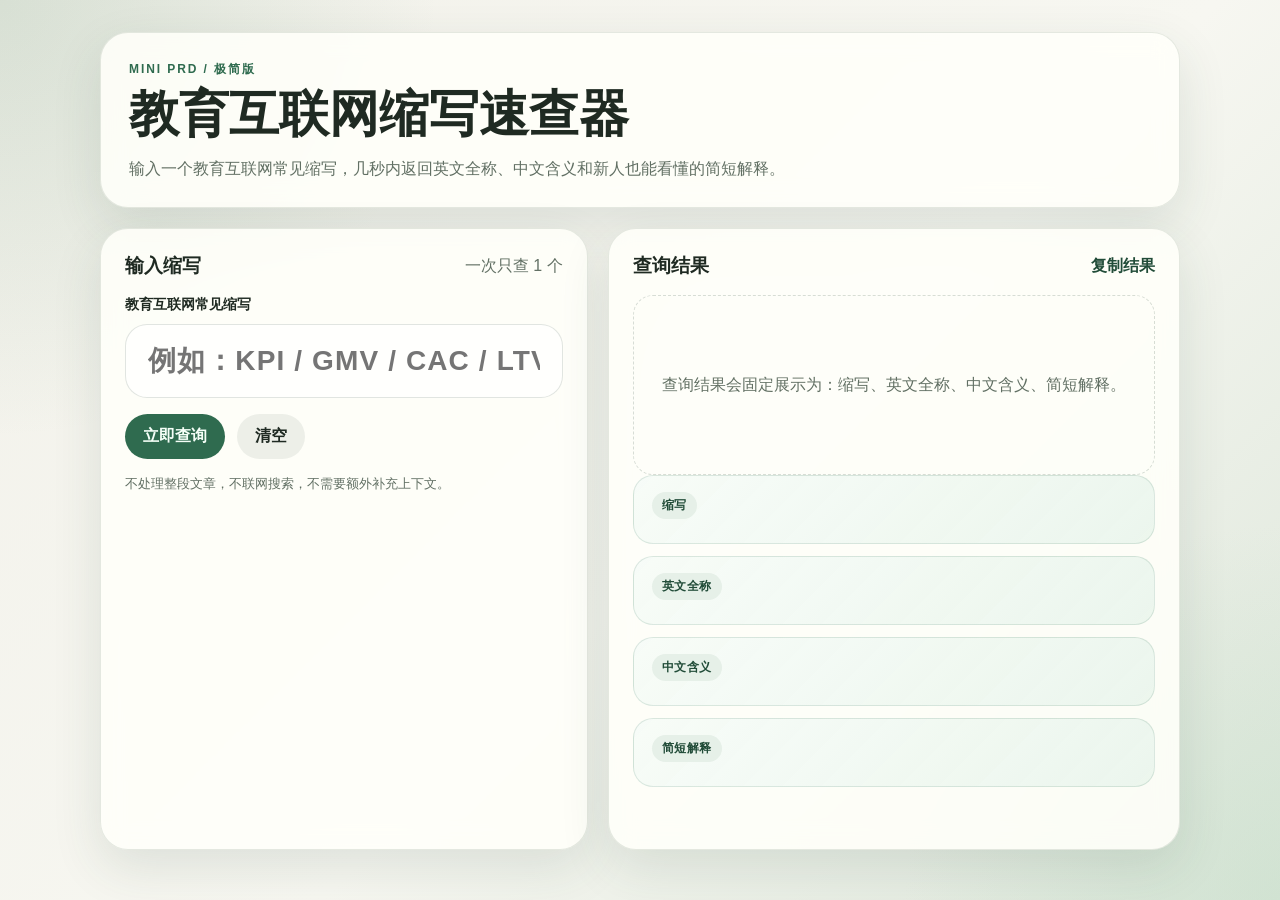
<file: abbr-glossary.html>
<!DOCTYPE html>
<html lang="zh-CN">
  <head>
    <meta charset="UTF-8" />
    <meta name="viewport" content="width=device-width, initial-scale=1.0" />
    <title>教育互联网缩写速查器</title>
    <link rel="stylesheet" href="./abbr-glossary.css" />
  </head>
  <body>
    <main class="app-shell">
      <section class="hero-card">
        <p class="eyebrow">Mini PRD / 极简版</p>
        <h1>教育互联网缩写速查器</h1>
        <p class="intro">
          输入一个教育互联网常见缩写，几秒内返回英文全称、中文含义和新人也能看懂的简短解释。
        </p>
      </section>

      <section class="workspace">
        <div class="panel input-panel">
          <div class="panel-head">
            <h2>输入缩写</h2>
            <span class="meta">一次只查 1 个</span>
          </div>

          <label class="field-label" for="abbrInput">教育互联网常见缩写</label>
          <input
            id="abbrInput"
            class="abbr-input"
            type="text"
            maxlength="12"
            placeholder="例如：KPI / GMV / CAC / LTV / DAU"
            autocomplete="off"
          />

          <div class="actions">
            <button id="searchBtn" class="primary-btn" type="button">立即查询</button>
            <button id="clearBtn" class="secondary-btn" type="button">清空</button>
          </div>

          <p class="hint">不处理整段文章，不联网搜索，不需要额外补充上下文。</p>
        </div>

        <div class="panel output-panel">
          <div class="panel-head">
            <h2>查询结果</h2>
            <button id="copyBtn" class="text-btn" type="button">复制结果</button>
          </div>

          <div id="emptyState" class="empty-state">
            查询结果会固定展示为：缩写、英文全称、中文含义、简短解释。
          </div>

          <div id="resultCard" class="result-card" hidden aria-live="polite">
            <div class="result-row">
              <span class="result-label">缩写</span>
              <span id="abbrValue" class="result-value"></span>
            </div>
            <div class="result-row">
              <span class="result-label">英文全称</span>
              <span id="englishValue" class="result-value"></span>
            </div>
            <div class="result-row">
              <span class="result-label">中文含义</span>
              <span id="chineseValue" class="result-value"></span>
            </div>
            <div class="result-row explanation-row">
              <span class="result-label">简短解释</span>
              <span id="explanationValue" class="result-value"></span>
            </div>
          </div>

          <p id="errorText" class="error-text" role="alert"></p>
        </div>
      </section>
    </main>

    <script src="./abbr-glossary.js"></script>
  </body>
</html>
</file>
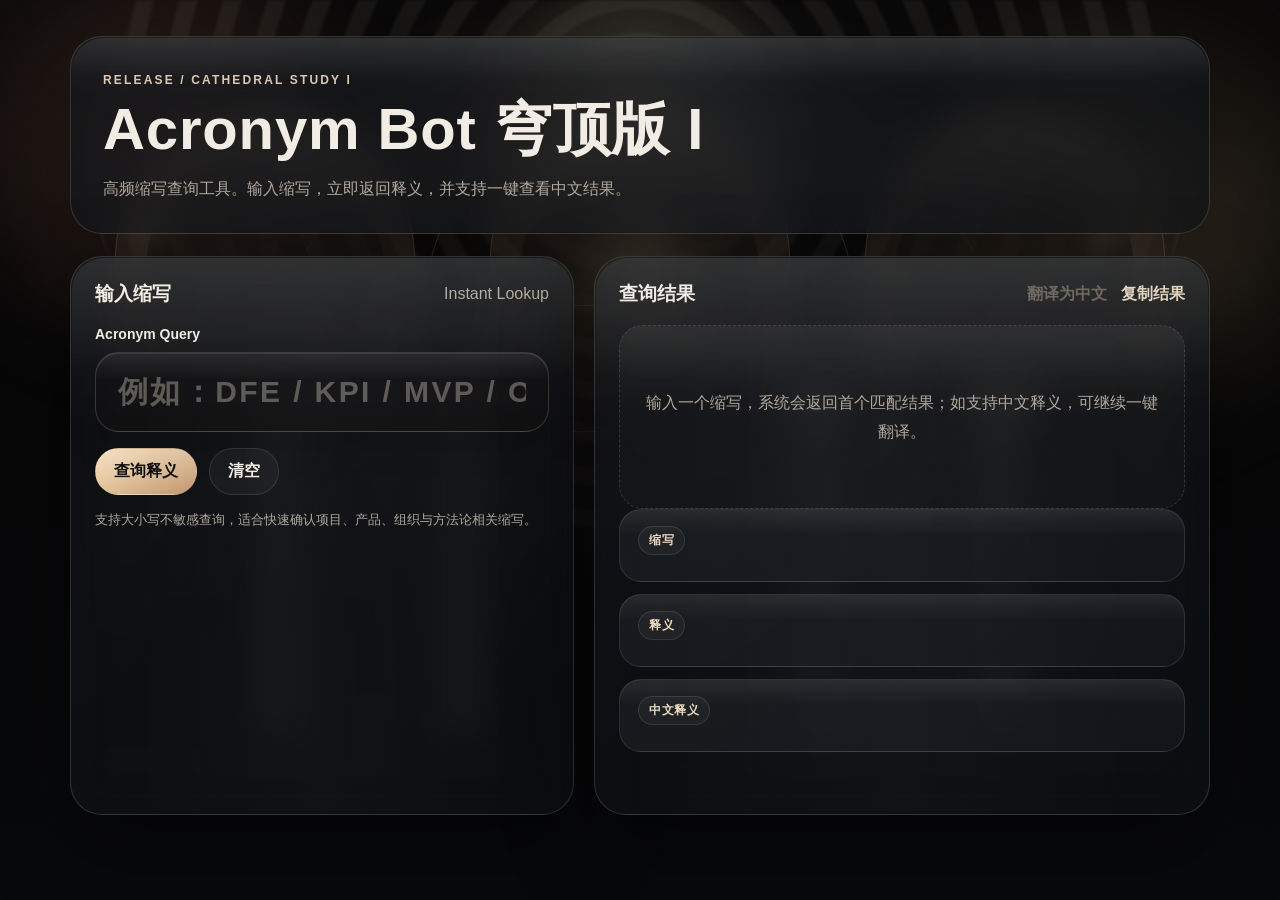
<file: acronym-bot-cathedral-i.html>
<!DOCTYPE html>
<html lang="zh-CN">
  <head>
    <meta charset="UTF-8" />
    <meta name="viewport" content="width=device-width, initial-scale=1.0" />
    <title>Acronym Bot 穹顶版 I</title>
    <link rel="stylesheet" href="./acronym-bot-cathedral-variants.css" />
  </head>
  <body class="cathedral-theme variant-i">
    <div class="scene" aria-hidden="true">
      <div class="scene-glow scene-glow-left"></div>
      <div class="scene-glow scene-glow-right"></div>
      <div class="vault-fresco"></div>
      <div class="dome-ring dome-ring-outer"></div>
      <div class="dome-ring dome-ring-inner"></div>
      <div class="apse-light"></div>
      <div class="nave-arch arch-left"></div>
      <div class="nave-arch arch-center"></div>
      <div class="nave-arch arch-right"></div>
      <div class="column-row">
        <span class="column column-1"></span>
        <span class="column column-2"></span>
        <span class="column column-3"></span>
        <span class="column column-4"></span>
      </div>
      <div class="bokeh-cloud">
        <span class="bokeh bokeh-1"></span>
        <span class="bokeh bokeh-2"></span>
        <span class="bokeh bokeh-3"></span>
        <span class="bokeh bokeh-4"></span>
      </div>
    </div>

    <main class="app-shell">
      <section class="hero-card">
        <p class="eyebrow">Release / Cathedral Study I</p>
        <h1>Acronym Bot 穹顶版 I</h1>
        <p class="intro">高频缩写查询工具。输入缩写，立即返回释义，并支持一键查看中文结果。</p>
      </section>

      <section class="workspace">
        <div class="panel input-panel">
          <div class="panel-head">
            <h2>输入缩写</h2>
            <span class="meta">Instant Lookup</span>
          </div>
          <label class="field-label" for="botInput">Acronym Query</label>
          <input id="botInput" class="abbr-input" type="text" maxlength="24" placeholder="例如：DfE / KPI / MVP / OKR" autocomplete="off" />
          <div class="actions">
            <button id="searchBtn" class="primary-btn" type="button">查询释义</button>
            <button id="clearBtn" class="secondary-btn" type="button">清空</button>
          </div>
          <p class="hint">支持大小写不敏感查询，适合快速确认项目、产品、组织与方法论相关缩写。</p>
        </div>

        <div class="panel output-panel">
          <div class="panel-head">
            <h2>查询结果</h2>
            <div class="panel-tools">
              <button id="translateBtn" class="text-btn" type="button">翻译为中文</button>
              <button id="copyBtn" class="text-btn" type="button">复制结果</button>
            </div>
          </div>
          <div id="emptyState" class="empty-state">输入一个缩写，系统会返回首个匹配结果；如支持中文释义，可继续一键翻译。</div>
          <div id="resultCard" class="result-card" hidden aria-live="polite">
            <div class="result-row">
              <span class="result-label">缩写</span>
              <span id="abbrValue" class="result-value"></span>
            </div>
            <div class="result-row">
              <span class="result-label">释义</span>
              <span id="meaningValue" class="result-value"></span>
            </div>
            <div id="translationRow" class="result-row translation-row" hidden>
              <span class="result-label">中文释义</span>
              <span id="translationValue" class="result-value"></span>
            </div>
          </div>
          <p id="errorText" class="error-text" role="alert"></p>
        </div>
      </section>
    </main>
    <script src="./acronym-bot-web.js"></script>
  </body>
</html>
</file>
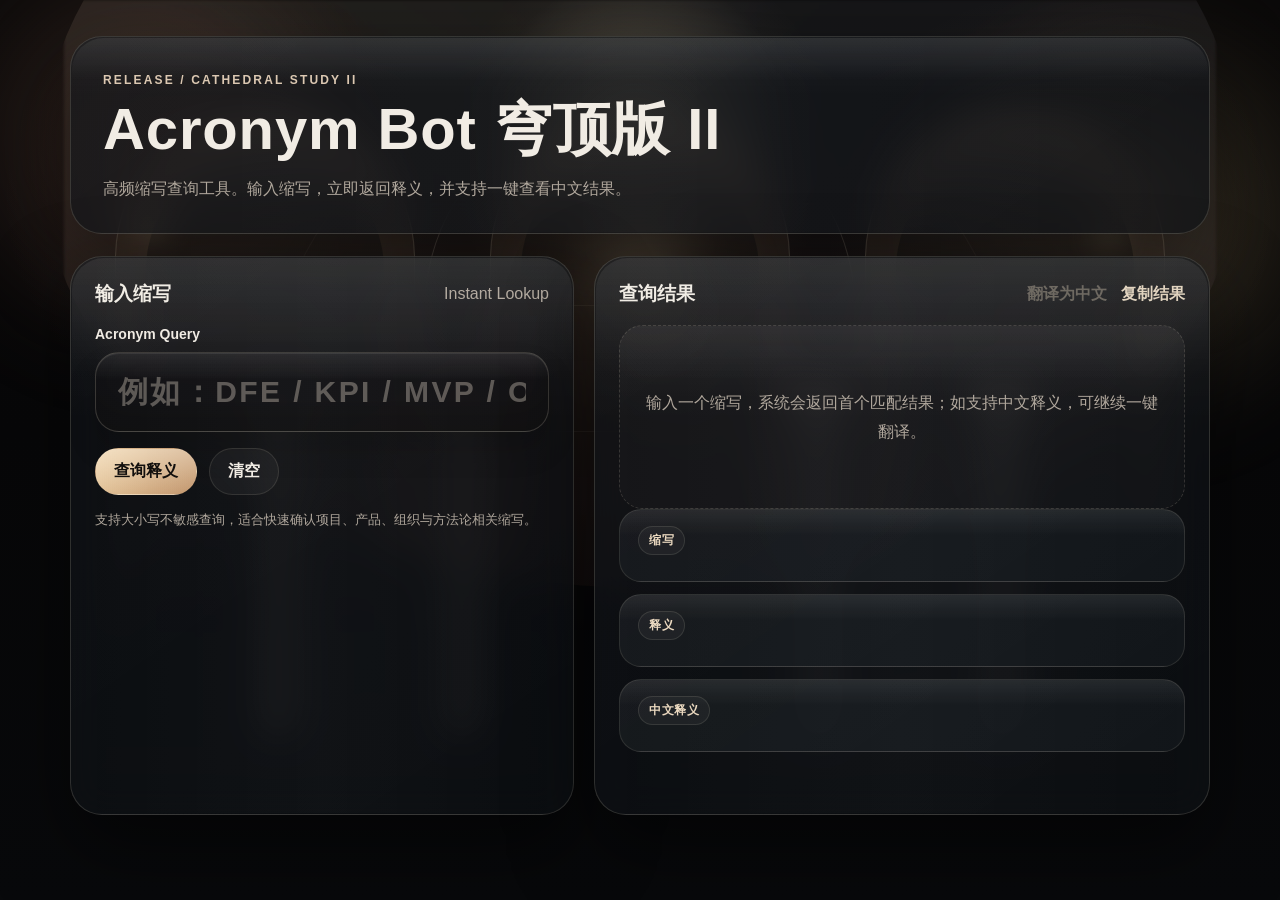
<file: acronym-bot-cathedral-ii.html>
<!DOCTYPE html>
<html lang="zh-CN">
  <head>
    <meta charset="UTF-8" />
    <meta name="viewport" content="width=device-width, initial-scale=1.0" />
    <title>Acronym Bot 穹顶版 II</title>
    <link rel="stylesheet" href="./acronym-bot-cathedral-variants.css" />
  </head>
  <body class="cathedral-theme variant-ii">
    <div class="scene" aria-hidden="true">
      <div class="scene-glow scene-glow-left"></div>
      <div class="scene-glow scene-glow-right"></div>
      <div class="vault-fresco"></div>
      <div class="dome-ring dome-ring-outer"></div>
      <div class="dome-ring dome-ring-inner"></div>
      <div class="apse-light"></div>
      <div class="nave-arch arch-left"></div>
      <div class="nave-arch arch-center"></div>
      <div class="nave-arch arch-right"></div>
      <div class="column-row">
        <span class="column column-1"></span>
        <span class="column column-2"></span>
        <span class="column column-3"></span>
        <span class="column column-4"></span>
      </div>
      <div class="bokeh-cloud">
        <span class="bokeh bokeh-1"></span>
        <span class="bokeh bokeh-2"></span>
        <span class="bokeh bokeh-3"></span>
        <span class="bokeh bokeh-4"></span>
      </div>
    </div>

    <main class="app-shell">
      <section class="hero-card">
        <p class="eyebrow">Release / Cathedral Study II</p>
        <h1>Acronym Bot 穹顶版 II</h1>
        <p class="intro">高频缩写查询工具。输入缩写，立即返回释义，并支持一键查看中文结果。</p>
      </section>

      <section class="workspace">
        <div class="panel input-panel">
          <div class="panel-head">
            <h2>输入缩写</h2>
            <span class="meta">Instant Lookup</span>
          </div>
          <label class="field-label" for="botInput">Acronym Query</label>
          <input id="botInput" class="abbr-input" type="text" maxlength="24" placeholder="例如：DfE / KPI / MVP / OKR" autocomplete="off" />
          <div class="actions">
            <button id="searchBtn" class="primary-btn" type="button">查询释义</button>
            <button id="clearBtn" class="secondary-btn" type="button">清空</button>
          </div>
          <p class="hint">支持大小写不敏感查询，适合快速确认项目、产品、组织与方法论相关缩写。</p>
        </div>

        <div class="panel output-panel">
          <div class="panel-head">
            <h2>查询结果</h2>
            <div class="panel-tools">
              <button id="translateBtn" class="text-btn" type="button">翻译为中文</button>
              <button id="copyBtn" class="text-btn" type="button">复制结果</button>
            </div>
          </div>
          <div id="emptyState" class="empty-state">输入一个缩写，系统会返回首个匹配结果；如支持中文释义，可继续一键翻译。</div>
          <div id="resultCard" class="result-card" hidden aria-live="polite">
            <div class="result-row">
              <span class="result-label">缩写</span>
              <span id="abbrValue" class="result-value"></span>
            </div>
            <div class="result-row">
              <span class="result-label">释义</span>
              <span id="meaningValue" class="result-value"></span>
            </div>
            <div id="translationRow" class="result-row translation-row" hidden>
              <span class="result-label">中文释义</span>
              <span id="translationValue" class="result-value"></span>
            </div>
          </div>
          <p id="errorText" class="error-text" role="alert"></p>
        </div>
      </section>
    </main>
    <script src="./acronym-bot-web.js"></script>
  </body>
</html>
</file>
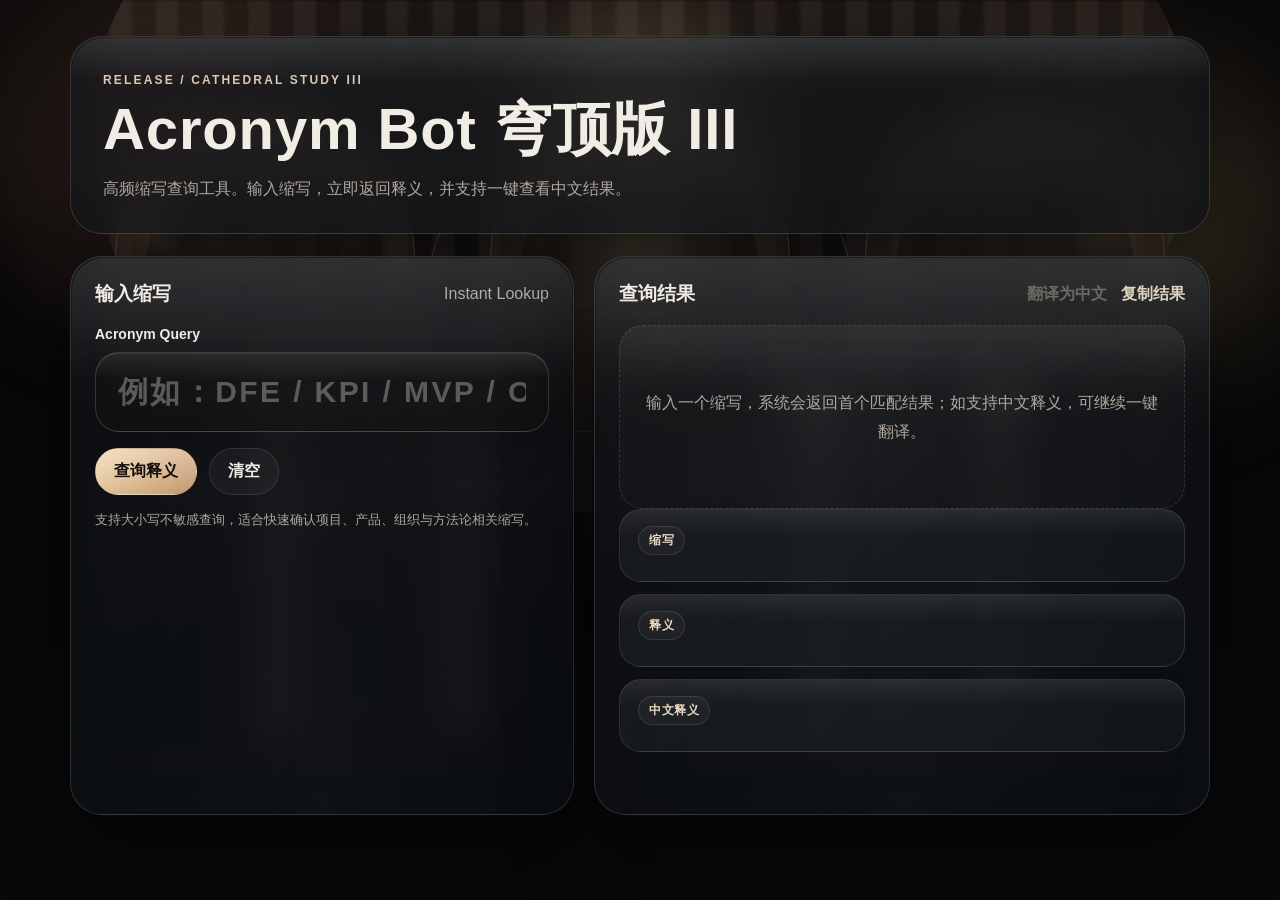
<file: acronym-bot-cathedral-iii.html>
<!DOCTYPE html>
<html lang="zh-CN">
  <head>
    <meta charset="UTF-8" />
    <meta name="viewport" content="width=device-width, initial-scale=1.0" />
    <title>Acronym Bot 穹顶版 III</title>
    <link rel="stylesheet" href="./acronym-bot-cathedral-variants.css" />
  </head>
  <body class="cathedral-theme variant-iii">
    <div class="scene" aria-hidden="true">
      <div class="scene-glow scene-glow-left"></div>
      <div class="scene-glow scene-glow-right"></div>
      <div class="vault-fresco"></div>
      <div class="dome-ring dome-ring-outer"></div>
      <div class="dome-ring dome-ring-inner"></div>
      <div class="apse-light"></div>
      <div class="nave-arch arch-left"></div>
      <div class="nave-arch arch-center"></div>
      <div class="nave-arch arch-right"></div>
      <div class="column-row">
        <span class="column column-1"></span>
        <span class="column column-2"></span>
        <span class="column column-3"></span>
        <span class="column column-4"></span>
      </div>
      <div class="bokeh-cloud">
        <span class="bokeh bokeh-1"></span>
        <span class="bokeh bokeh-2"></span>
        <span class="bokeh bokeh-3"></span>
        <span class="bokeh bokeh-4"></span>
      </div>
    </div>

    <main class="app-shell">
      <section class="hero-card">
        <p class="eyebrow">Release / Cathedral Study III</p>
        <h1>Acronym Bot 穹顶版 III</h1>
        <p class="intro">高频缩写查询工具。输入缩写，立即返回释义，并支持一键查看中文结果。</p>
      </section>

      <section class="workspace">
        <div class="panel input-panel">
          <div class="panel-head">
            <h2>输入缩写</h2>
            <span class="meta">Instant Lookup</span>
          </div>
          <label class="field-label" for="botInput">Acronym Query</label>
          <input id="botInput" class="abbr-input" type="text" maxlength="24" placeholder="例如：DfE / KPI / MVP / OKR" autocomplete="off" />
          <div class="actions">
            <button id="searchBtn" class="primary-btn" type="button">查询释义</button>
            <button id="clearBtn" class="secondary-btn" type="button">清空</button>
          </div>
          <p class="hint">支持大小写不敏感查询，适合快速确认项目、产品、组织与方法论相关缩写。</p>
        </div>

        <div class="panel output-panel">
          <div class="panel-head">
            <h2>查询结果</h2>
            <div class="panel-tools">
              <button id="translateBtn" class="text-btn" type="button">翻译为中文</button>
              <button id="copyBtn" class="text-btn" type="button">复制结果</button>
            </div>
          </div>
          <div id="emptyState" class="empty-state">输入一个缩写，系统会返回首个匹配结果；如支持中文释义，可继续一键翻译。</div>
          <div id="resultCard" class="result-card" hidden aria-live="polite">
            <div class="result-row">
              <span class="result-label">缩写</span>
              <span id="abbrValue" class="result-value"></span>
            </div>
            <div class="result-row">
              <span class="result-label">释义</span>
              <span id="meaningValue" class="result-value"></span>
            </div>
            <div id="translationRow" class="result-row translation-row" hidden>
              <span class="result-label">中文释义</span>
              <span id="translationValue" class="result-value"></span>
            </div>
          </div>
          <p id="errorText" class="error-text" role="alert"></p>
        </div>
      </section>
    </main>
    <script src="./acronym-bot-web.js"></script>
  </body>
</html>
</file>
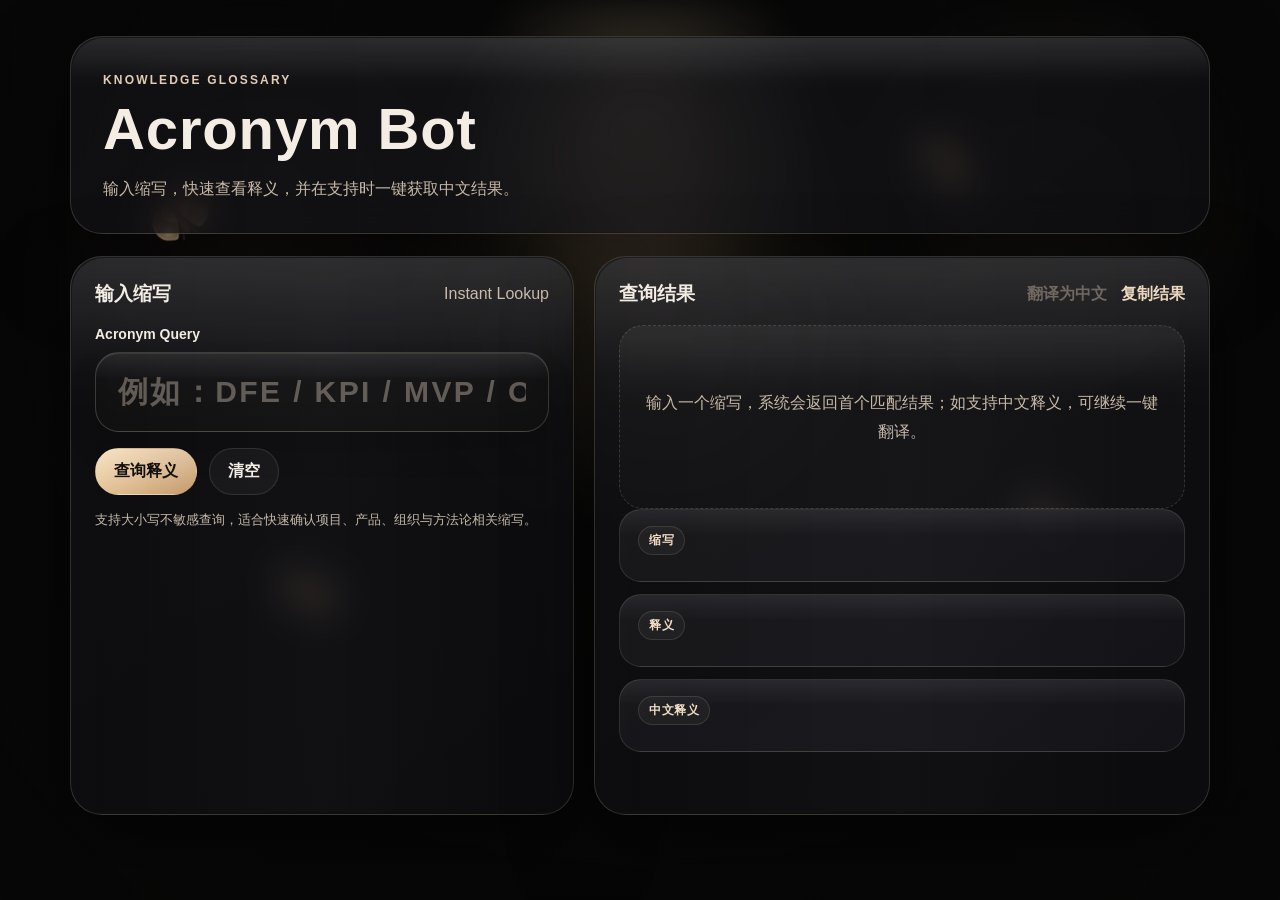
<file: acronym-bot-future.html>
<!DOCTYPE html>
<html lang="zh-CN">
  <head>
    <meta charset="UTF-8" />
    <meta name="viewport" content="width=device-width, initial-scale=1.0" />
    <title>Acronym Bot</title>
    <link rel="stylesheet" href="./acronym-bot-future.css" />
  </head>
  <body class="future-theme">
    <div class="scene" aria-hidden="true">
      <div class="scene-photo"></div>
      <div class="scene-vignette"></div>
      <div class="scene-mist"></div>
      <div class="butterfly-field">
        <span class="butterfly butterfly-a" data-depth="0.018" data-base-x="14" data-base-y="24">
          <i class="wing upper upper-left"></i>
          <i class="wing upper upper-right"></i>
          <i class="wing lower lower-left"></i>
          <i class="wing lower lower-right"></i>
          <i class="body-core"></i>
          <i class="antenna antenna-left"></i>
          <i class="antenna antenna-right"></i>
        </span>
        <span class="butterfly butterfly-b" data-depth="0.014" data-base-x="74" data-base-y="18">
          <i class="wing upper upper-left"></i>
          <i class="wing upper upper-right"></i>
          <i class="wing lower lower-left"></i>
          <i class="wing lower lower-right"></i>
          <i class="body-core"></i>
          <i class="antenna antenna-left"></i>
          <i class="antenna antenna-right"></i>
        </span>
        <span class="butterfly butterfly-c" data-depth="0.02" data-base-x="24" data-base-y="66">
          <i class="wing upper upper-left"></i>
          <i class="wing upper upper-right"></i>
          <i class="wing lower lower-left"></i>
          <i class="wing lower lower-right"></i>
          <i class="body-core"></i>
          <i class="antenna antenna-left"></i>
          <i class="antenna antenna-right"></i>
        </span>
        <span class="butterfly butterfly-d" data-depth="0.012" data-base-x="82" data-base-y="58">
          <i class="wing upper upper-left"></i>
          <i class="wing upper upper-right"></i>
          <i class="wing lower lower-left"></i>
          <i class="wing lower lower-right"></i>
          <i class="body-core"></i>
          <i class="antenna antenna-left"></i>
          <i class="antenna antenna-right"></i>
        </span>
      </div>
    </div>

    <main class="app-shell">
      <section class="hero-card">
        <p class="eyebrow">Knowledge Glossary</p>
        <h1>Acronym Bot</h1>
        <p class="intro">
          输入缩写，快速查看释义，并在支持时一键获取中文结果。
        </p>
      </section>

      <section class="workspace">
        <div class="panel input-panel">
          <div class="panel-head">
            <h2>输入缩写</h2>
            <span class="meta">Instant Lookup</span>
          </div>

          <label class="field-label" for="botInput">Acronym Query</label>
          <input
            id="botInput"
            class="abbr-input"
            type="text"
            maxlength="24"
            placeholder="例如：DfE / KPI / MVP / OKR"
            autocomplete="off"
          />

          <div class="actions">
            <button id="searchBtn" class="primary-btn" type="button">查询释义</button>
            <button id="clearBtn" class="secondary-btn" type="button">清空</button>
          </div>

          <p class="hint">
            支持大小写不敏感查询，适合快速确认项目、产品、组织与方法论相关缩写。
          </p>
        </div>

        <div class="panel output-panel">
          <div class="panel-head">
            <h2>查询结果</h2>
            <div class="panel-tools">
              <button id="translateBtn" class="text-btn" type="button">翻译为中文</button>
              <button id="copyBtn" class="text-btn" type="button">复制结果</button>
            </div>
          </div>

          <div id="emptyState" class="empty-state">
            输入一个缩写，系统会返回首个匹配结果；如支持中文释义，可继续一键翻译。
          </div>

          <div id="resultCard" class="result-card" hidden aria-live="polite">
            <div class="result-row">
              <span class="result-label">缩写</span>
              <span id="abbrValue" class="result-value"></span>
            </div>
            <div class="result-row">
              <span class="result-label">释义</span>
              <span id="meaningValue" class="result-value"></span>
            </div>
            <div id="translationRow" class="result-row translation-row" hidden>
              <span class="result-label">中文释义</span>
              <span id="translationValue" class="result-value"></span>
            </div>
          </div>

          <p id="errorText" class="error-text" role="alert"></p>
        </div>
      </section>
    </main>

    <script src="./acronym-bot-web.js"></script>
  </body>
</html>
</file>
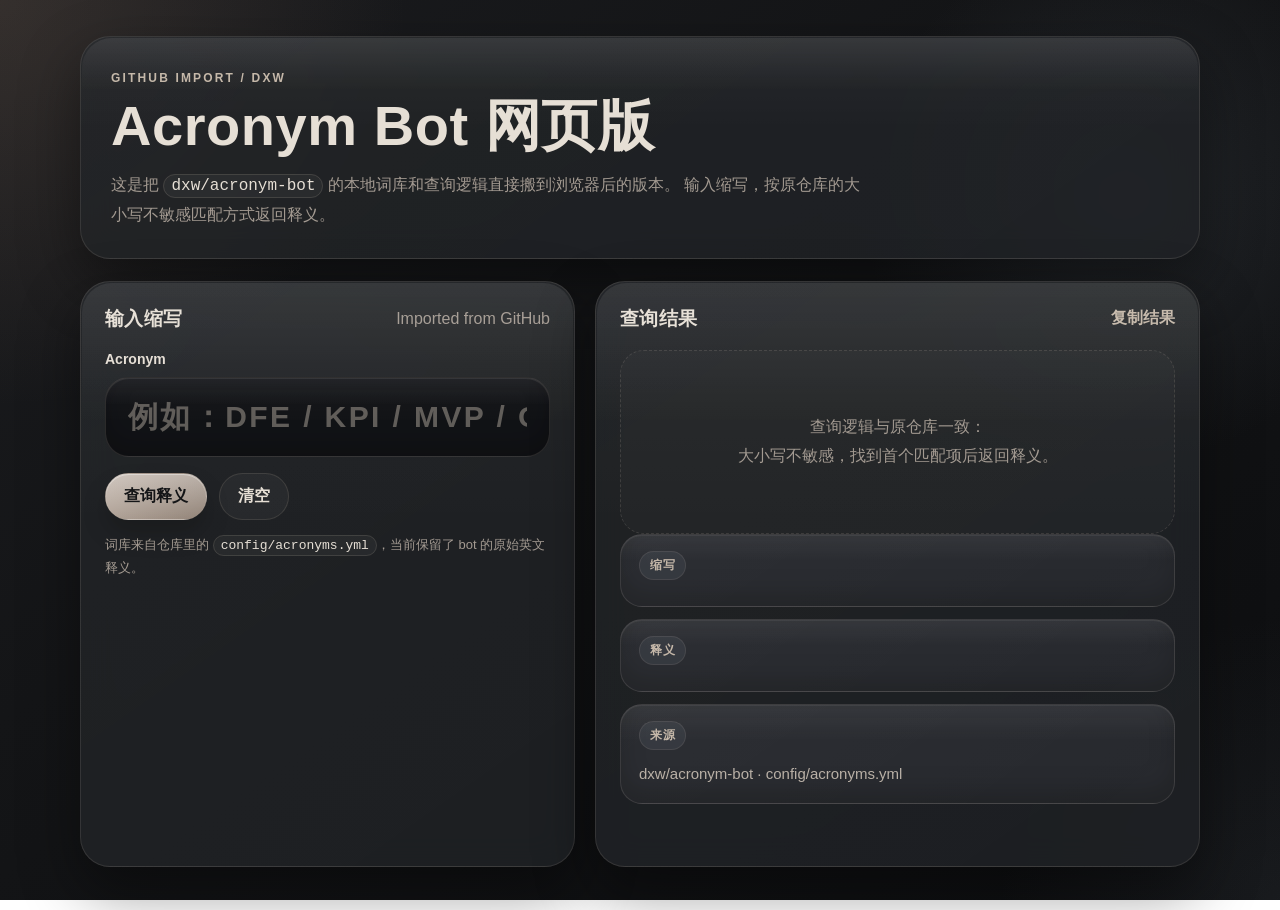
<file: acronym-bot-web.html>
<!DOCTYPE html>
<html lang="zh-CN">
  <head>
    <meta charset="UTF-8" />
    <meta name="viewport" content="width=device-width, initial-scale=1.0" />
    <title>Acronym Bot 网页版</title>
    <link rel="stylesheet" href="./acronym-bot-web.css" />
  </head>
  <body class="bot-theme">
    <main class="app-shell">
      <section class="hero-card">
        <p class="eyebrow">GitHub Import / dxw</p>
        <h1>Acronym Bot 网页版</h1>
        <p class="intro">
          这是把 <code>dxw/acronym-bot</code> 的本地词库和查询逻辑直接搬到浏览器后的版本。
          输入缩写，按原仓库的大小写不敏感匹配方式返回释义。
        </p>
      </section>

      <section class="workspace">
        <div class="panel input-panel">
          <div class="panel-head">
            <h2>输入缩写</h2>
            <span class="meta">Imported from GitHub</span>
          </div>

          <label class="field-label" for="botInput">Acronym</label>
          <input
            id="botInput"
            class="abbr-input"
            type="text"
            maxlength="24"
            placeholder="例如：DfE / KPI / MVP / OKR"
            autocomplete="off"
          />

          <div class="actions">
            <button id="searchBtn" class="primary-btn" type="button">查询释义</button>
            <button id="clearBtn" class="secondary-btn" type="button">清空</button>
          </div>

          <p class="hint">
            词库来自仓库里的 <code>config/acronyms.yml</code>，当前保留了 bot 的原始英文释义。
          </p>
        </div>

        <div class="panel output-panel">
          <div class="panel-head">
            <h2>查询结果</h2>
            <button id="copyBtn" class="text-btn" type="button">复制结果</button>
          </div>

          <div id="emptyState" class="empty-state">
            查询逻辑与原仓库一致：
            <br />
            大小写不敏感，找到首个匹配项后返回释义。
          </div>

          <div id="resultCard" class="result-card" hidden aria-live="polite">
            <div class="result-row">
              <span class="result-label">缩写</span>
              <span id="abbrValue" class="result-value"></span>
            </div>
            <div class="result-row">
              <span class="result-label">释义</span>
              <span id="meaningValue" class="result-value"></span>
            </div>
            <div class="result-row explanation-row">
              <span class="result-label">来源</span>
              <span class="result-value">dxw/acronym-bot · config/acronyms.yml</span>
            </div>
          </div>

          <p id="errorText" class="error-text" role="alert"></p>
        </div>
      </section>
    </main>

    <script src="./acronym-bot-web.js"></script>
  </body>
</html>
</file>
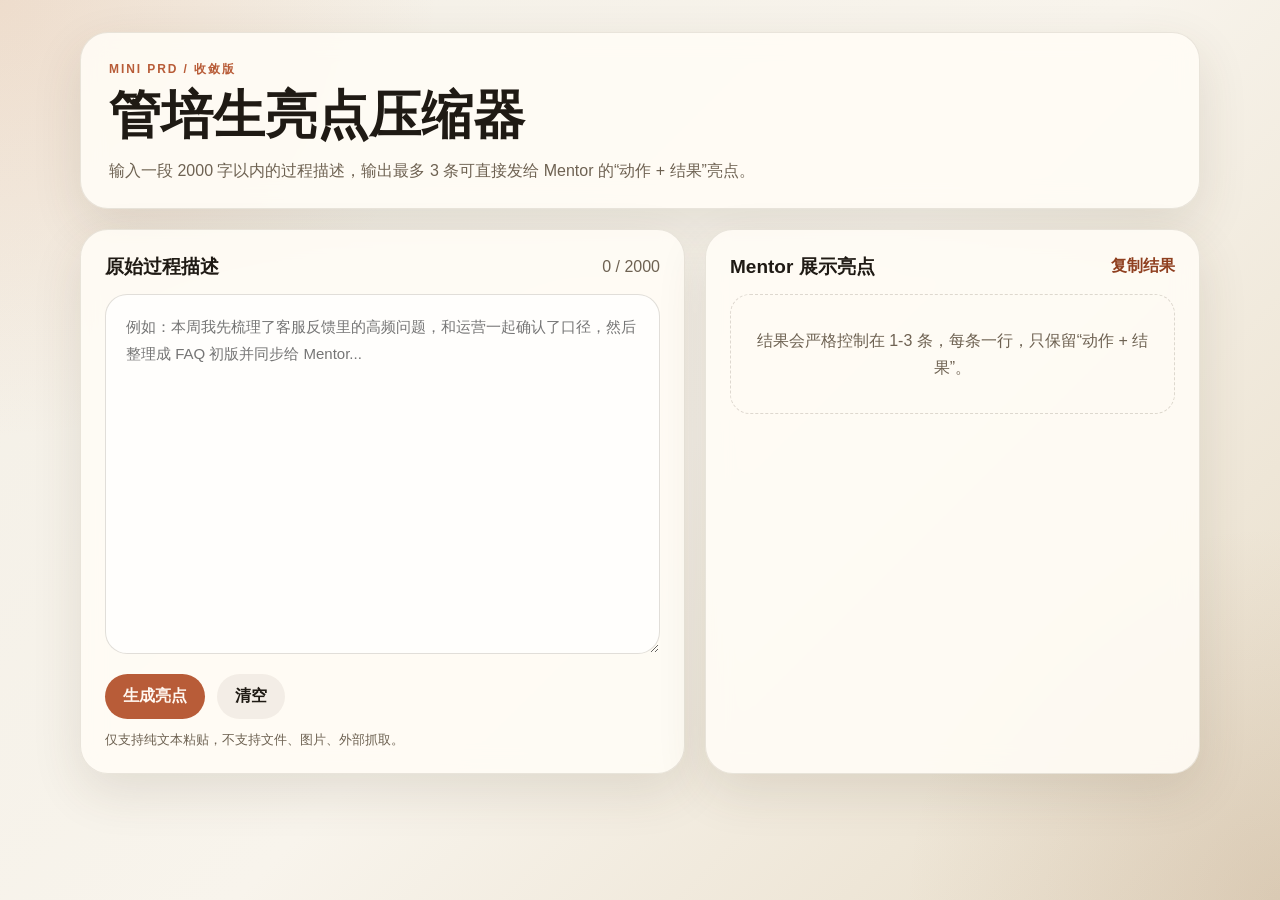
<file: highlight-compressor.html>
<!DOCTYPE html>
<html lang="zh-CN">
  <head>
    <meta charset="UTF-8" />
    <meta name="viewport" content="width=device-width, initial-scale=1.0" />
    <title>管培生亮点压缩器</title>
    <link rel="stylesheet" href="./highlight-compressor.css" />
  </head>
  <body>
    <main class="app-shell">
      <section class="hero-card">
        <p class="eyebrow">Mini PRD / 收敛版</p>
        <h1>管培生亮点压缩器</h1>
        <p class="intro">
          输入一段 2000 字以内的过程描述，输出最多 3 条可直接发给 Mentor 的“动作 + 结果”亮点。
        </p>
      </section>

      <section class="workspace">
        <div class="panel input-panel">
          <div class="panel-head">
            <h2>原始过程描述</h2>
            <span id="charCount" class="meta">0 / 2000</span>
          </div>
          <textarea
            id="sourceText"
            maxlength="2000"
            placeholder="例如：本周我先梳理了客服反馈里的高频问题，和运营一起确认了口径，然后整理成 FAQ 初版并同步给 Mentor..."
          ></textarea>
          <div class="actions">
            <button id="compressBtn" class="primary-btn" type="button">生成亮点</button>
            <button id="clearBtn" class="secondary-btn" type="button">清空</button>
          </div>
          <p class="hint">仅支持纯文本粘贴，不支持文件、图片、外部抓取。</p>
        </div>

        <div class="panel output-panel">
          <div class="panel-head">
            <h2>Mentor 展示亮点</h2>
            <button id="copyBtn" class="text-btn" type="button">复制结果</button>
          </div>
          <div id="emptyState" class="empty-state">
            结果会严格控制在 1-3 条，每条一行，只保留“动作 + 结果”。
          </div>
          <div id="resultBox" class="result-box" aria-live="polite"></div>
          <p id="errorText" class="error-text" role="alert"></p>
        </div>
      </section>
    </main>

    <script src="./highlight-compressor.js"></script>
  </body>
</html>
</file>
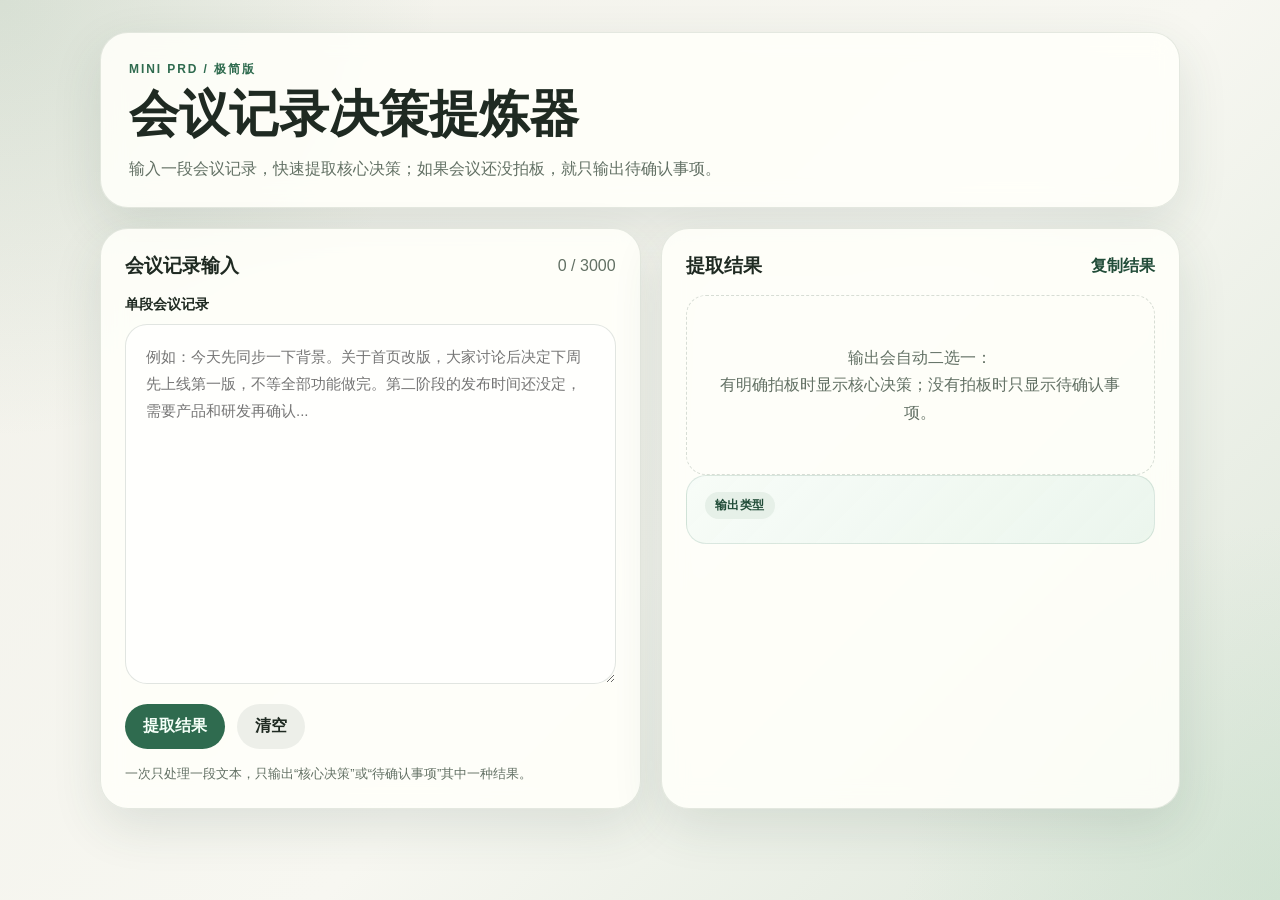
<file: meeting-decisions.html>
<!DOCTYPE html>
<html lang="zh-CN">
  <head>
    <meta charset="UTF-8" />
    <meta name="viewport" content="width=device-width, initial-scale=1.0" />
    <title>会议记录决策提炼器</title>
    <link rel="stylesheet" href="./styles.css" />
  </head>
  <body>
    <main class="app-shell">
      <section class="hero-card">
        <p class="eyebrow">Mini PRD / 极简版</p>
        <h1>会议记录决策提炼器</h1>
        <p class="intro">
          输入一段会议记录，快速提取核心决策；如果会议还没拍板，就只输出待确认事项。
        </p>
      </section>

      <section class="workspace">
        <div class="panel input-panel">
          <div class="panel-head">
            <h2>会议记录输入</h2>
            <span id="charCount" class="meta">0 / 3000</span>
          </div>

          <label class="field-label" for="meetingInput">单段会议记录</label>
          <textarea
            id="meetingInput"
            class="meeting-input"
            maxlength="3000"
            placeholder="例如：今天先同步一下背景。关于首页改版，大家讨论后决定下周先上线第一版，不等全部功能做完。第二阶段的发布时间还没定，需要产品和研发再确认..."
          ></textarea>

          <div class="actions">
            <button id="extractBtn" class="primary-btn" type="button">提取结果</button>
            <button id="clearBtn" class="secondary-btn" type="button">清空</button>
          </div>

          <p class="hint">一次只处理一段文本，只输出“核心决策”或“待确认事项”其中一种结果。</p>
        </div>

        <div class="panel output-panel">
          <div class="panel-head">
            <h2>提取结果</h2>
            <button id="copyBtn" class="text-btn" type="button">复制结果</button>
          </div>

          <div id="emptyState" class="empty-state">
            输出会自动二选一：
            <br />
            有明确拍板时显示核心决策；没有拍板时只显示待确认事项。
          </div>

          <div id="resultCard" class="result-card" hidden aria-live="polite">
            <div class="result-header">
              <span class="result-label">输出类型</span>
              <span id="resultType" class="result-type"></span>
            </div>
            <div id="resultList" class="result-list"></div>
          </div>

          <p id="errorText" class="error-text" role="alert"></p>
        </div>
      </section>
    </main>

    <script src="./script.js"></script>
  </body>
</html>
</file>
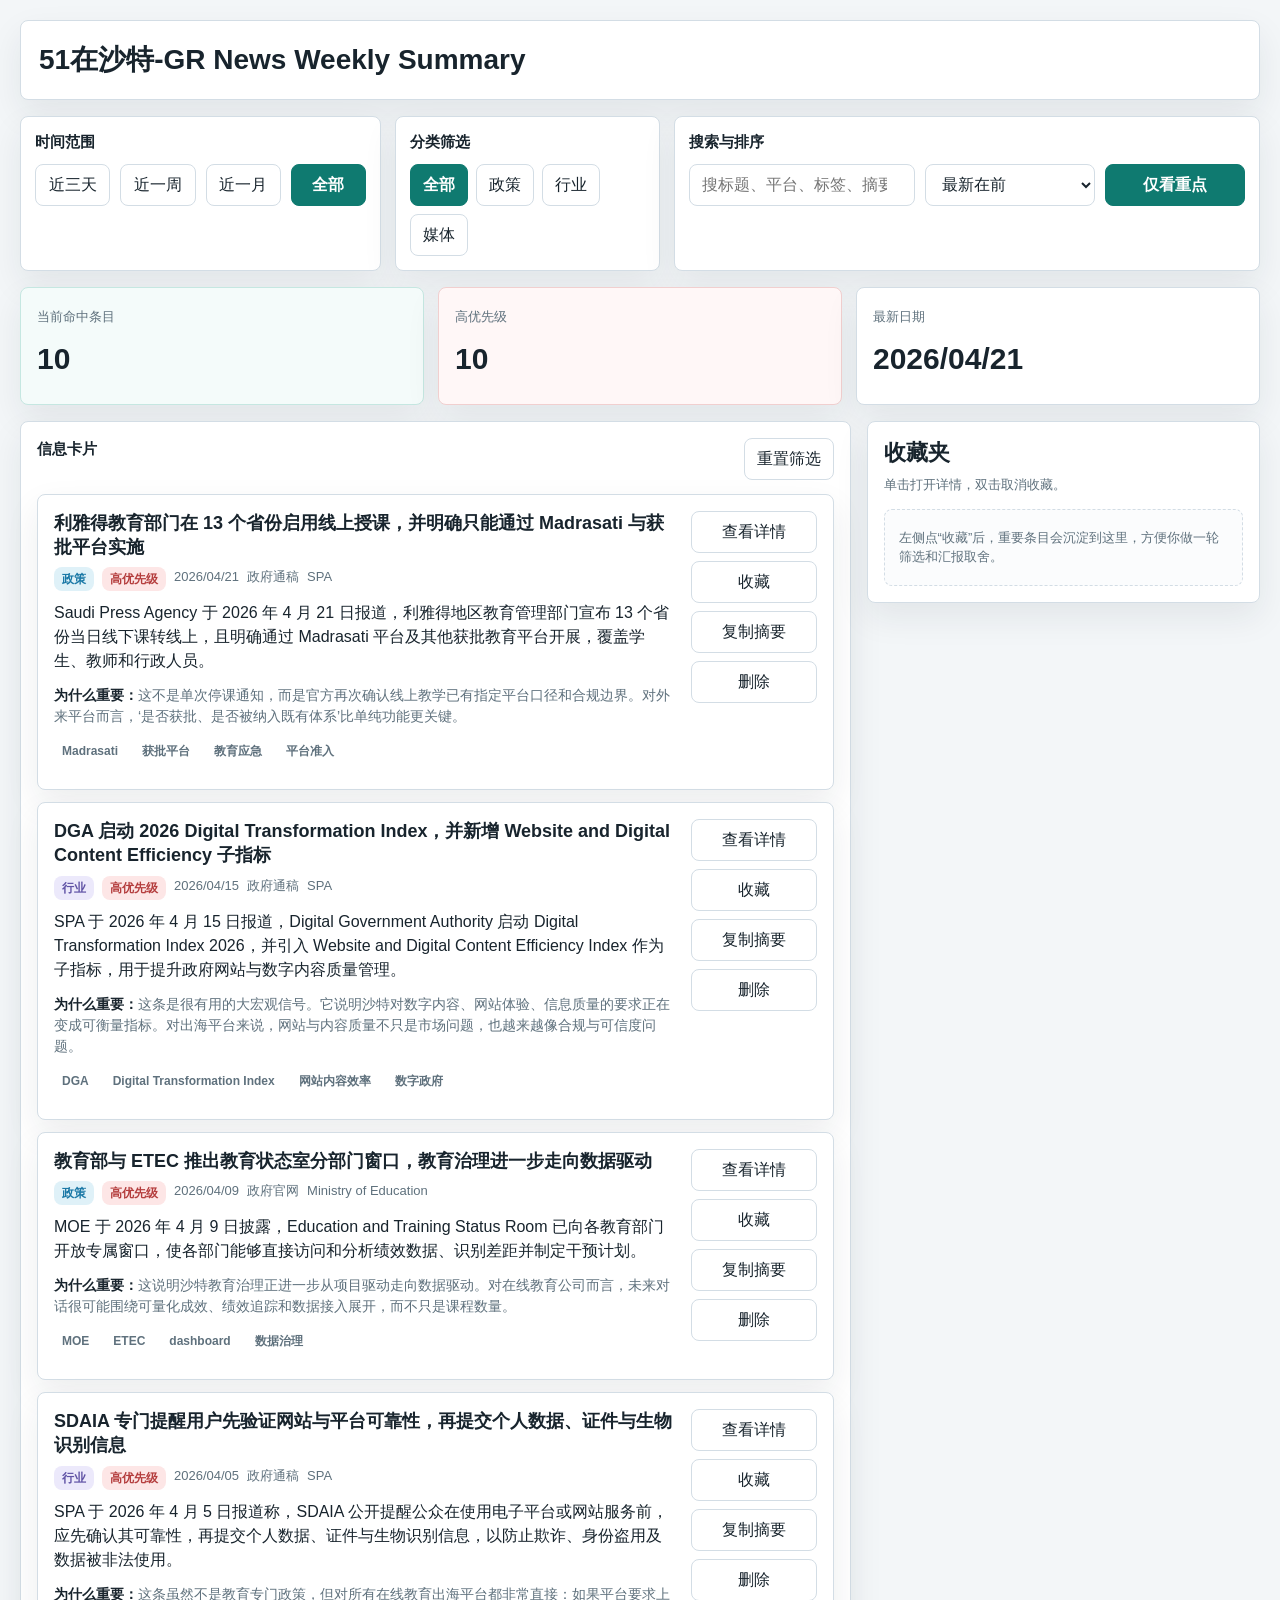
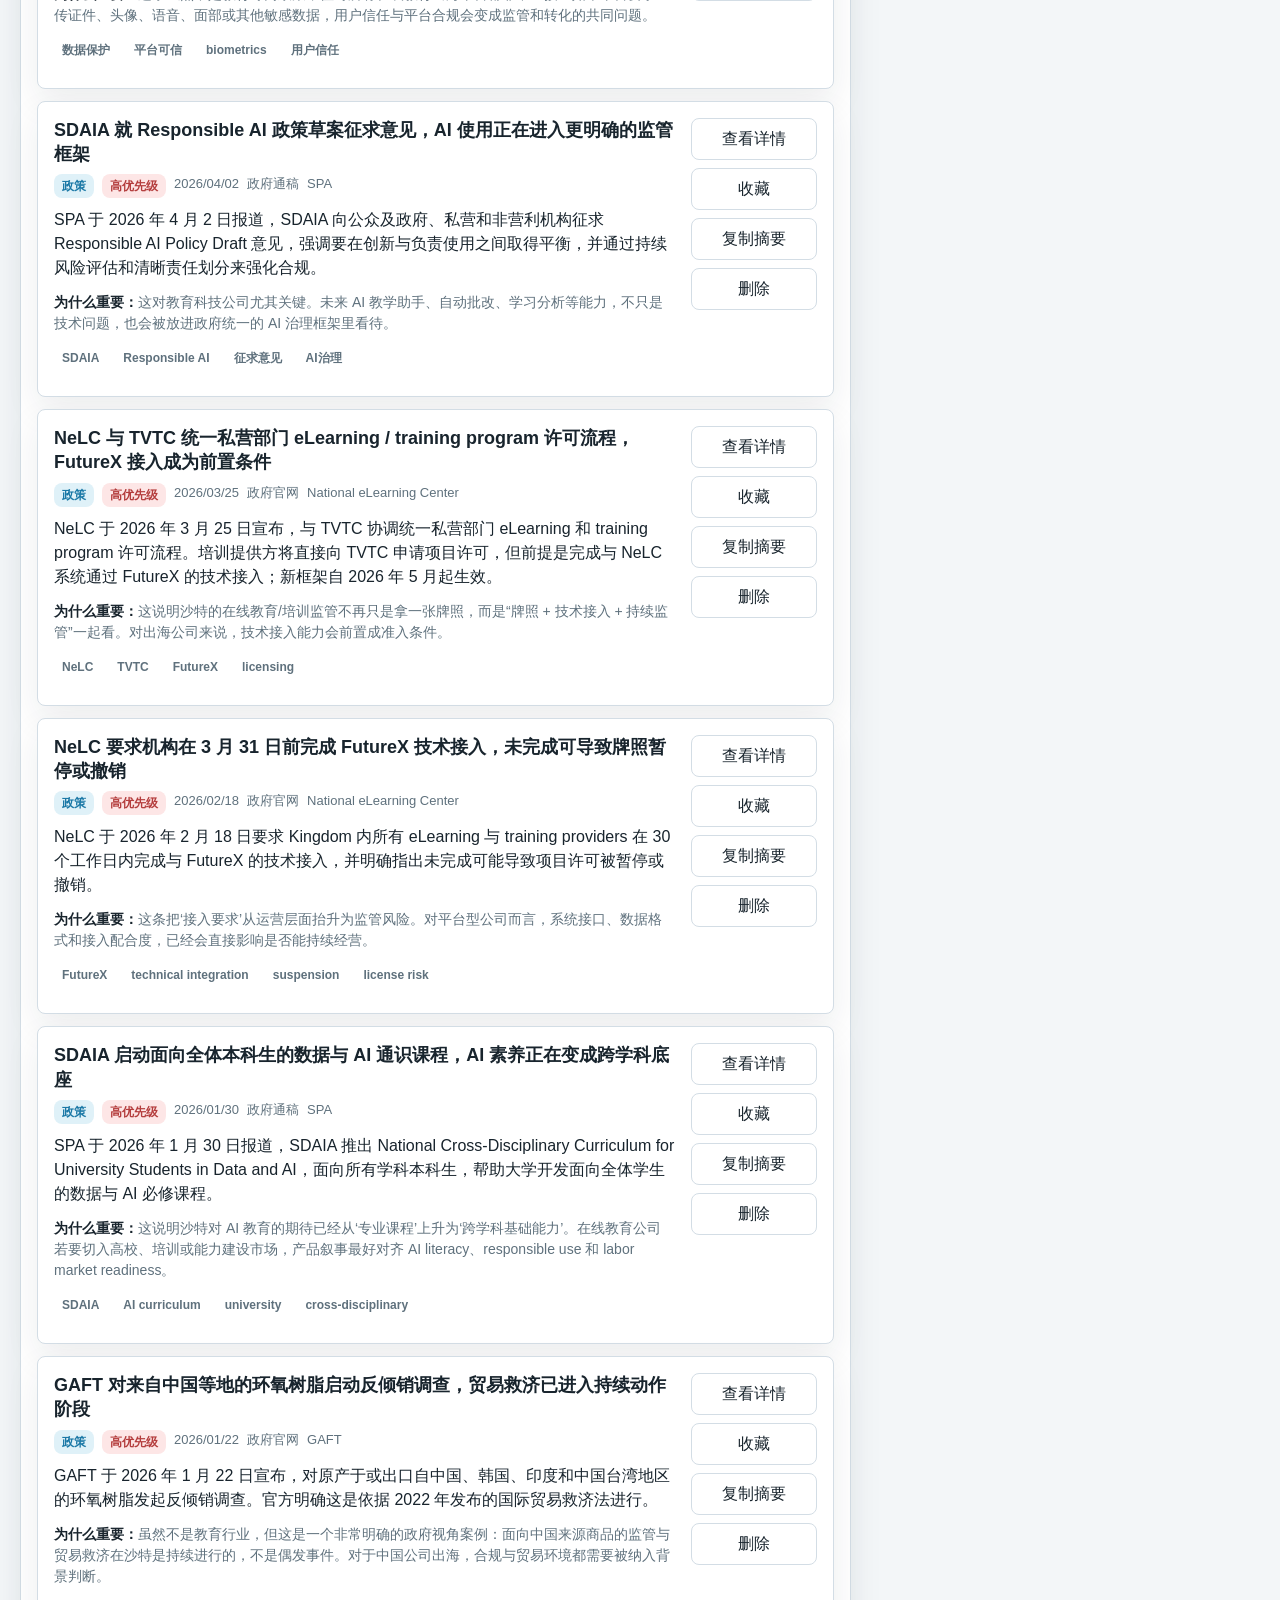
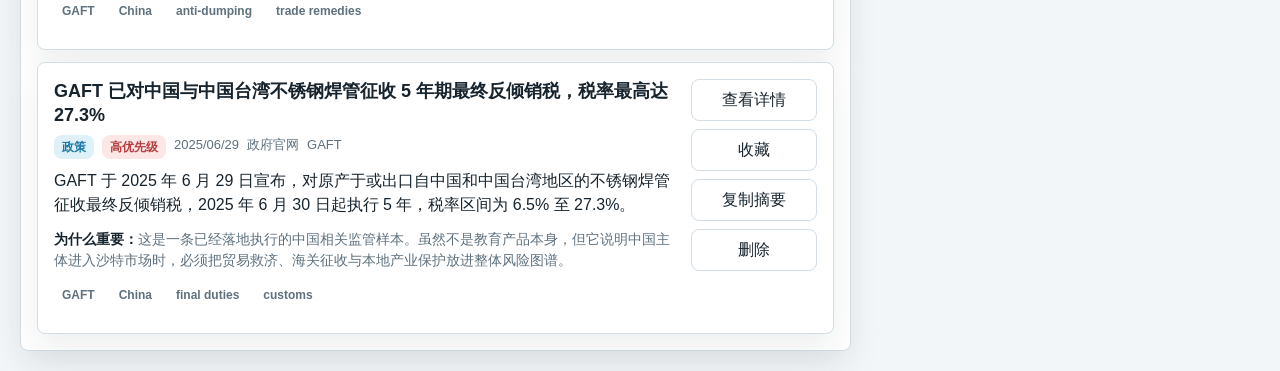
<file: 舆情weekly汇总板_v1.html>
<!doctype html>
<html lang="zh-CN">
<head>
  <meta charset="utf-8">
  <meta name="viewport" content="width=device-width, initial-scale=1">
  <title>51在沙特-GR News Weekly Summary</title>
  <style>
    :root {
      --bg: #f3f6f8;
      --panel: #ffffff;
      --panel-alt: #eef3f6;
      --text: #18242d;
      --muted: #5f717d;
      --line: #d3dde5;
      --accent: #0f7a70;
      --accent-soft: #def4f1;
      --blue: #1a78a6;
      --blue-soft: #dff1f8;
      --amber: #a86f00;
      --amber-soft: #fff1d6;
      --red: #b43d3d;
      --red-soft: #fde6e6;
      --shadow: 0 14px 34px rgba(24, 36, 45, 0.08);
    }

    * {
      box-sizing: border-box;
    }

    body {
      margin: 0;
      background: var(--bg);
      color: var(--text);
      font-family: Arial, "PingFang SC", "Microsoft YaHei", sans-serif;
      line-height: 1.5;
    }

    button, input, select {
      font: inherit;
    }

    img {
      display: block;
      max-width: 100%;
    }

    .shell {
      max-width: 1320px;
      margin: 0 auto;
      padding: 20px;
    }

    .topband {
      display: grid;
      grid-template-columns: 1fr;
      gap: 18px;
      align-items: center;
      background: var(--panel);
      border: 1px solid var(--line);
      border-radius: 8px;
      padding: 18px;
      box-shadow: var(--shadow);
    }

    .topband h1 {
      margin: 0;
      font-size: 28px;
    }

    .topband p {
      margin: 6px 0 0;
      color: var(--muted);
      max-width: 760px;
    }

    .toolbar {
      margin-top: 16px;
      display: grid;
      grid-template-columns: 1.5fr 1.1fr 1fr;
      gap: 14px;
    }

    .toolbar-block,
    .section,
    .stat,
    .item-card,
    .detail-panel {
      background: var(--panel);
      border: 1px solid var(--line);
      border-radius: 8px;
      box-shadow: var(--shadow);
    }

    .toolbar-block {
      padding: 14px;
      min-height: 116px;
    }

    .toolbar-title,
    .section-title {
      margin: 0 0 10px;
      font-size: 15px;
      font-weight: 700;
    }

    .chip-row {
      display: flex;
      flex-wrap: wrap;
      gap: 8px;
    }

    .chip-grid {
      display: grid;
      grid-template-columns: repeat(4, minmax(0, 1fr));
      gap: 10px;
    }

    .chip,
    .ghost-btn,
    .solid-btn {
      min-height: 36px;
      padding: 8px 12px;
      border-radius: 8px;
      border: 1px solid var(--line);
      background: #fff;
      color: var(--text);
      cursor: pointer;
    }

    .chip.active {
      border-color: var(--accent);
      background: var(--accent);
      color: #fff;
      font-weight: 700;
    }

    .ghost-btn:hover,
    .solid-btn:hover,
    .chip:hover {
      border-color: var(--accent);
    }

    .solid-btn {
      background: var(--accent);
      border-color: var(--accent);
      color: #fff;
      font-weight: 700;
    }

    .control-row {
      display: grid;
      grid-template-columns: 1fr 170px 140px;
      gap: 10px;
    }

    .control-row input,
    .control-row select {
      min-height: 40px;
      border: 1px solid var(--line);
      border-radius: 8px;
      padding: 8px 12px;
      background: #fff;
      color: var(--text);
    }

    .stats {
      margin-top: 16px;
      display: grid;
      grid-template-columns: repeat(3, minmax(0, 1fr));
      gap: 14px;
    }

    .stat {
      padding: 16px;
      min-height: 118px;
    }

    .stat span {
      color: var(--muted);
      font-size: 13px;
    }

    .stat strong {
      display: block;
      margin: 8px 0 6px;
      font-size: 30px;
    }

    .stat small {
      color: var(--muted);
      font-size: 13px;
    }

    .stat.accent {
      background: #f4fbfa;
      border-color: #c5e7e1;
    }

    .stat.warn {
      background: #fff9ee;
      border-color: #f1dfb8;
    }

    .stat.risk {
      background: #fff7f7;
      border-color: #f1cfcf;
    }

    .main-grid {
      margin-top: 16px;
      display: grid;
      grid-template-columns: minmax(0, 1.9fr) minmax(320px, 0.9fr);
      gap: 16px;
      align-items: start;
    }

    .section {
      padding: 16px;
    }

    .section-head {
      display: flex;
      justify-content: space-between;
      gap: 14px;
      align-items: flex-start;
      margin-bottom: 14px;
    }

    .section-head p {
      margin: 4px 0 0;
      color: var(--muted);
      font-size: 13px;
    }

    .item-list {
      display: grid;
      gap: 12px;
    }

    .item-card {
      padding: 16px;
      display: grid;
      grid-template-columns: 1fr auto;
      gap: 16px;
      align-items: start;
    }

    .item-card h3 {
      margin: 0 0 8px;
      font-size: 18px;
      line-height: 1.35;
    }

    .item-meta {
      display: flex;
      flex-wrap: wrap;
      gap: 8px;
      color: var(--muted);
      font-size: 13px;
      margin-bottom: 10px;
    }

    .badge {
      display: inline-flex;
      align-items: center;
      min-height: 24px;
      padding: 2px 8px;
      border-radius: 8px;
      font-size: 12px;
      font-weight: 700;
    }

    .badge.policy { background: var(--blue-soft); color: var(--blue); }
    .badge.sentiment { background: var(--accent-soft); color: var(--accent); }
    .badge.industry { background: #ece9fb; color: #6154a6; }
    .badge.media { background: #e6f1ff; color: #245eab; }
    .badge.priority-high { background: var(--red-soft); color: var(--red); }
    .badge.priority-mid { background: var(--amber-soft); color: var(--amber); }
    .badge.priority-low { background: #edf3ef; color: #466050; }

    .item-summary {
      margin: 0;
      color: var(--text);
    }

    .item-why {
      margin: 12px 0 0;
      color: var(--muted);
      font-size: 14px;
    }

    .item-actions {
      display: grid;
      gap: 8px;
      min-width: 126px;
    }

    .detail-panel {
      padding: 16px;
      position: sticky;
      top: 16px;
    }

    .detail-panel h2 {
      margin: 0 0 8px;
      font-size: 22px;
      line-height: 1.35;
    }

    .detail-meta {
      display: flex;
      flex-wrap: wrap;
      gap: 8px;
      color: var(--muted);
      font-size: 13px;
      margin-bottom: 12px;
    }

    .detail-block {
      padding-top: 12px;
      border-top: 1px solid var(--line);
      margin-top: 12px;
    }

    .detail-block strong {
      display: block;
      margin-bottom: 6px;
      font-size: 14px;
    }

    .detail-block p,
    .detail-block li {
      margin: 0;
      color: var(--text);
    }

    .detail-block ul {
      margin: 0;
      padding-left: 18px;
    }

    .detail-links {
      display: flex;
      flex-wrap: wrap;
      gap: 8px;
      margin-top: 10px;
    }

    .detail-links a {
      color: var(--blue);
      text-decoration: none;
      word-break: break-all;
    }

    .detail-preview-title {
      margin: 0 0 8px;
      font-size: 18px;
      line-height: 1.4;
    }

    .favorite-hint {
      margin: 10px 0 0;
      color: var(--muted);
      font-size: 13px;
    }

    .favorite-list {
      display: grid;
      gap: 10px;
      margin-top: 14px;
    }

    .favorite-item {
      width: 100%;
      text-align: left;
      padding: 12px;
      border: 1px solid var(--line);
      border-radius: 8px;
      background: #fbfcfd;
      cursor: pointer;
    }

    .favorite-item:hover {
      border-color: var(--accent);
      background: #f6fbfa;
    }

    .favorite-item strong {
      display: block;
      margin-bottom: 6px;
      font-size: 14px;
      line-height: 1.4;
    }

    .favorite-item span {
      display: block;
      color: var(--muted);
      font-size: 12px;
    }

    .favorite-empty {
      margin-top: 14px;
      padding: 18px 14px;
      border: 1px dashed var(--line);
      border-radius: 8px;
      color: var(--muted);
      background: #fbfcfd;
      font-size: 13px;
    }

    .modal-overlay {
      position: fixed;
      inset: 0;
      display: none;
      align-items: stretch;
      justify-content: center;
      background: rgba(17, 29, 37, 0.56);
      z-index: 1000;
      padding: 20px;
    }

    .modal-overlay.open {
      display: flex;
    }

    .modal-card {
      width: min(1180px, 100%);
      height: 100%;
      max-height: calc(100vh - 40px);
      background: var(--panel);
      border: 1px solid var(--line);
      border-radius: 8px;
      box-shadow: 0 24px 60px rgba(24, 36, 45, 0.24);
      display: grid;
      grid-template-rows: auto 1fr;
      overflow: hidden;
    }

    .modal-head {
      display: flex;
      align-items: flex-start;
      justify-content: space-between;
      gap: 16px;
      padding: 18px 20px;
      border-bottom: 1px solid var(--line);
      background: #fbfcfd;
    }

    .modal-head h2 {
      margin: 0;
      font-size: 28px;
      line-height: 1.35;
    }

    .modal-meta {
      display: flex;
      flex-wrap: wrap;
      gap: 8px;
      color: var(--muted);
      font-size: 13px;
      margin-top: 10px;
    }

    .modal-close {
      min-width: 88px;
    }

    .modal-content {
      overflow-y: auto;
      padding: 20px;
    }

    .modal-section {
      padding-top: 14px;
      margin-top: 14px;
      border-top: 1px solid var(--line);
    }

    .modal-section:first-child {
      margin-top: 0;
      padding-top: 0;
      border-top: 0;
    }

    .modal-section h3 {
      margin: 0 0 8px;
      font-size: 16px;
    }

    .modal-section p {
      margin: 0;
    }

    .modal-links {
      display: flex;
      flex-direction: column;
      gap: 8px;
    }

    .modal-links a {
      color: var(--blue);
      text-decoration: none;
      word-break: break-all;
    }

    .empty {
      padding: 28px 16px;
      text-align: center;
      color: var(--muted);
      border: 1px dashed var(--line);
      border-radius: 8px;
      background: #fbfcfd;
    }

    @media (max-width: 1100px) {
      .toolbar,
      .main-grid {
        grid-template-columns: 1fr;
      }

      .stats {
        grid-template-columns: repeat(2, minmax(0, 1fr));
      }

      .detail-panel {
        position: static;
      }
    }

    @media (max-width: 720px) {
      .shell {
        padding: 14px;
      }

      .control-row,
      .stats {
        grid-template-columns: 1fr;
      }

      .item-card {
        grid-template-columns: 1fr;
      }

      .item-actions {
        grid-template-columns: repeat(2, minmax(0, 1fr));
      }

      .modal-overlay {
        padding: 10px;
      }

      .modal-card {
        max-height: calc(100vh - 20px);
      }

      .modal-head {
        padding: 14px;
      }

      .modal-head h2 {
        font-size: 22px;
      }

      .modal-content {
        padding: 14px;
      }
    }
  </style>
</head>
<body>
  <div class="shell">
    <header class="topband">
      <div>
        <h1>51在沙特-GR News Weekly Summary</h1>
      </div>
    </header>

    <section class="toolbar">
      <div class="toolbar-block">
        <h2 class="toolbar-title">时间范围</h2>
        <div class="chip-grid" id="rangeChips">
          <button class="chip" data-range="3">近三天</button>
          <button class="chip" data-range="7">近一周</button>
          <button class="chip" data-range="30">近一月</button>
          <button class="chip active" data-range="all">全部</button>
        </div>
      </div>

      <div class="toolbar-block">
        <h2 class="toolbar-title">分类筛选</h2>
        <div class="chip-row" id="categoryChips">
          <button class="chip active" data-category="all">全部</button>
          <button class="chip" data-category="政策">政策</button>
          <button class="chip" data-category="行业">行业</button>
          <button class="chip" data-category="媒体">媒体</button>
        </div>
      </div>

      <div class="toolbar-block">
        <h2 class="toolbar-title">搜索与排序</h2>
        <div class="control-row">
          <input id="searchInput" type="search" placeholder="搜标题、平台、标签、摘要">
          <select id="sortSelect" aria-label="排序方式">
            <option value="desc">最新在前</option>
            <option value="asc">最早在前</option>
            <option value="priority">优先级优先</option>
          </select>
          <button class="solid-btn" id="focusToggle" type="button">仅看重点</button>
        </div>
      </div>
    </section>

    <section class="stats" aria-label="统计概览">
      <article class="stat accent">
        <span>当前命中条目</span>
        <strong id="countAll">0</strong>
      </article>
      <article class="stat risk">
        <span>高优先级</span>
        <strong id="countHigh">0</strong>
      </article>
      <article class="stat">
        <span>最新日期</span>
        <strong id="latestDate">--</strong>
      </article>
    </section>

    <div class="main-grid">
      <section class="section">
        <div class="section-head">
          <div>
            <h2 class="section-title">信息卡片</h2>
          </div>
          <button class="ghost-btn" id="resetButton" type="button">重置筛选</button>
        </div>

        <div class="item-list" id="itemList"></div>
      </section>

      <aside class="detail-panel" id="detailPanel">
        <h2>收藏夹</h2>
        <div class="detail-meta">
          <span>单击打开详情，双击取消收藏。</span>
        </div>
      </aside>
    </div>
  </div>

  <div class="modal-overlay" id="detailModal" aria-hidden="true">
    <div class="modal-card" role="dialog" aria-modal="true" aria-labelledby="modalTitle">
      <div class="modal-head">
        <div>
          <h2 id="modalTitle">查看详情</h2>
          <div class="modal-meta" id="modalMeta"></div>
        </div>
        <button class="ghost-btn modal-close" id="modalClose" type="button">关闭</button>
      </div>
      <div class="modal-content" id="modalContent"></div>
    </div>
  </div>

  <script>
    const weeklyItems = [
      {
        id: 1,
        title: "利雅得教育部门在 13 个省份启用线上授课，并明确只能通过 Madrasati 与获批平台实施",
        category: "政策",
        priority: "high",
        featured: true,
        tags: ["Madrasati", "获批平台", "教育应急", "平台准入"],
        summary: "Saudi Press Agency 于 2026 年 4 月 21 日报道，利雅得地区教育管理部门宣布 13 个省份当日线下课转线上，且明确通过 Madrasati 平台及其他获批教育平台开展，覆盖学生、教师和行政人员。",
        whyItMatters: "这不是单次停课通知，而是官方再次确认线上教学已有指定平台口径和合规边界。对外来平台而言，‘是否获批、是否被纳入既有体系’比单纯功能更关键。",
        nextAction: "后续持续跟踪 Saudi MOE / Riyadh Education 对“approved educational platforms”“Madrasati”表述的延伸，观察平台准入是否会进一步细化为白名单或接入要求。",
        date: "2026-04-21",
        platform: "政府通稿",
        source: "SPA",
        links: ["https://www.spa.gov.sa/en/N2566507"]
      },
      {
        id: 2,
        title: "教育部与 ETEC 推出教育状态室分部门窗口，教育治理进一步走向数据驱动",
        category: "政策",
        priority: "high",
        featured: true,
        tags: ["MOE", "ETEC", "dashboard", "数据治理"],
        summary: "MOE 于 2026 年 4 月 9 日披露，Education and Training Status Room 已向各教育部门开放专属窗口，使各部门能够直接访问和分析绩效数据、识别差距并制定干预计划。",
        whyItMatters: "这说明沙特教育治理正进一步从项目驱动走向数据驱动。对在线教育公司而言，未来对话很可能围绕可量化成效、绩效追踪和数据接入展开，而不只是课程数量。",
        nextAction: "重点监测 MOE、ETEC 后续是否发布更细的 performance data、improvement plan、evaluation 指标口径，判断这类数据平台是否会外溢到供应商考核或合作门槛。",
        date: "2026-04-09",
        platform: "政府官网",
        source: "Ministry of Education",
        links: ["https://www.moe.gov.sa/en/mediacenter/MOEnews/Pages/The-Education-and-Training-Evaluation.aspx"]
      },
      {
        id: 3,
        title: "SDAIA 就 Responsible AI 政策草案征求意见，AI 使用正在进入更明确的监管框架",
        category: "政策",
        priority: "high",
        featured: true,
        tags: ["SDAIA", "Responsible AI", "征求意见", "AI治理"],
        summary: "SPA 于 2026 年 4 月 2 日报道，SDAIA 向公众及政府、私营和非营利机构征求 Responsible AI Policy Draft 意见，强调要在创新与负责使用之间取得平衡，并通过持续风险评估和清晰责任划分来强化合规。",
        whyItMatters: "这对教育科技公司尤其关键。未来 AI 教学助手、自动批改、学习分析等能力，不只是技术问题，也会被放进政府统一的 AI 治理框架里看待。",
        nextAction: "把 Responsible AI、risk assessment、roles and responsibilities、trust in AI 等词加入常驻监测词库，后续一旦草案转正式文件，需要第一时间复核产品功能与数据处理方式。",
        date: "2026-04-02",
        platform: "政府通稿",
        source: "SPA",
        links: ["https://www.spa.gov.sa/en/N2551533"]
      },
      {
        id: 4,
        title: "SDAIA 专门提醒用户先验证网站与平台可靠性，再提交个人数据、证件与生物识别信息",
        category: "行业",
        priority: "high",
        featured: true,
        tags: ["数据保护", "平台可信", "biometrics", "用户信任"],
        summary: "SPA 于 2026 年 4 月 5 日报道称，SDAIA 公开提醒公众在使用电子平台或网站服务前，应先确认其可靠性，再提交个人数据、证件与生物识别信息，以防止欺诈、身份盗用及数据被非法使用。",
        whyItMatters: "这条虽然不是教育专门政策，但对所有在线教育出海平台都非常直接：如果平台要求上传证件、头像、语音、面部或其他敏感数据，用户信任与平台合规会变成监管和转化的共同问题。",
        nextAction: "后续建议把“是否需要收集敏感数据、是否能证明平台官方身份、是否有阿语隐私说明”作为沙特版本产品审查的固定栏目。",
        date: "2026-04-05",
        platform: "政府通稿",
        source: "SPA",
        links: ["https://www.spa.gov.sa/en/N2553160"]
      },
      {
        id: 5,
        title: "DGA 启动 2026 Digital Transformation Index，并新增 Website and Digital Content Efficiency 子指标",
        category: "行业",
        priority: "high",
        featured: true,
        tags: ["DGA", "Digital Transformation Index", "网站内容效率", "数字政府"],
        summary: "SPA 于 2026 年 4 月 15 日报道，Digital Government Authority 启动 Digital Transformation Index 2026，并引入 Website and Digital Content Efficiency Index 作为子指标，用于提升政府网站与数字内容质量管理。",
        whyItMatters: "这条是很有用的大宏观信号。它说明沙特对数字内容、网站体验、信息质量的要求正在变成可衡量指标。对出海平台来说，网站与内容质量不只是市场问题，也越来越像合规与可信度问题。",
        nextAction: "建议持续关注 DGA 对 Website and Digital Content Efficiency 的评估口径，后续可反向映射到我们自己的阿语官网、落地页、帮助中心与内容治理。",
        date: "2026-04-15",
        platform: "政府通稿",
        source: "SPA",
        links: ["https://www.spa.gov.sa/en/N2562888"]
      },
      {
        id: 6,
        title: "NeLC 与 TVTC 统一私营部门 eLearning / training program 许可流程，FutureX 接入成为前置条件",
        category: "政策",
        priority: "high",
        featured: true,
        tags: ["NeLC", "TVTC", "FutureX", "licensing"],
        summary: "NeLC 于 2026 年 3 月 25 日宣布，与 TVTC 协调统一私营部门 eLearning 和 training program 许可流程。培训提供方将直接向 TVTC 申请项目许可，但前提是完成与 NeLC 系统通过 FutureX 的技术接入；新框架自 2026 年 5 月起生效。",
        whyItMatters: "这说明沙特的在线教育/培训监管不再只是拿一张牌照，而是“牌照 + 技术接入 + 持续监管”一起看。对出海公司来说，技术接入能力会前置成准入条件。",
        nextAction: "对任何潜在沙特合作或本地化落地项目，都建议先评估是否涉及 TVTC 许可、是否需要 FutureX 接入、以及产品形态更偏 education 还是 training。",
        date: "2026-03-25",
        platform: "政府官网",
        source: "National eLearning Center",
        links: ["https://nelc.gov.sa/en/media-center/news/unified-e-learning-licensing-private-sector-en"]
      },
      {
        id: 7,
        title: "NeLC 要求机构在 3 月 31 日前完成 FutureX 技术接入，未完成可导致牌照暂停或撤销",
        category: "政策",
        priority: "high",
        featured: true,
        tags: ["FutureX", "technical integration", "suspension", "license risk"],
        summary: "NeLC 于 2026 年 2 月 18 日要求 Kingdom 内所有 eLearning 与 training providers 在 30 个工作日内完成与 FutureX 的技术接入，并明确指出未完成可能导致项目许可被暂停或撤销。",
        whyItMatters: "这条把‘接入要求’从运营层面抬升为监管风险。对平台型公司而言，系统接口、数据格式和接入配合度，已经会直接影响是否能持续经营。",
        nextAction: "后续如进入沙特市场，应把 FutureX / 本地平台接入准备放入前置清单，而不是等到商务合同签完后再补技术。",
        date: "2026-02-18",
        platform: "政府官网",
        source: "National eLearning Center",
        links: ["https://nelc.gov.sa/en/media-center/news/news-future-link"]
      },
      {
        id: 8,
        title: "SDAIA 启动面向全体本科生的数据与 AI 通识课程，AI 素养正在变成跨学科底座",
        category: "政策",
        priority: "high",
        featured: true,
        tags: ["SDAIA", "AI curriculum", "university", "cross-disciplinary"],
        summary: "SPA 于 2026 年 1 月 30 日报道，SDAIA 推出 National Cross-Disciplinary Curriculum for University Students in Data and AI，面向所有学科本科生，帮助大学开发面向全体学生的数据与 AI 必修课程。",
        whyItMatters: "这说明沙特对 AI 教育的期待已经从‘专业课程’上升为‘跨学科基础能力’。在线教育公司若要切入高校、培训或能力建设市场，产品叙事最好对齐 AI literacy、responsible use 和 labor market readiness。",
        nextAction: "关注后续大学落地、必修课程实施、采购合作和内容标准化的进一步消息，判断是否会形成面向外部机构的合作机会。",
        date: "2026-01-30",
        platform: "政府通稿",
        source: "SPA",
        links: ["https://www.spa.gov.sa/en/N2501273"]
      },
      {
        id: 9,
        title: "GAFT 对来自中国等地的环氧树脂启动反倾销调查，贸易救济已进入持续动作阶段",
        category: "政策",
        priority: "high",
        featured: true,
        tags: ["GAFT", "China", "anti-dumping", "trade remedies"],
        summary: "GAFT 于 2026 年 1 月 22 日宣布，对原产于或出口自中国、韩国、印度和中国台湾地区的环氧树脂发起反倾销调查。官方明确这是依据 2022 年发布的国际贸易救济法进行。",
        whyItMatters: "虽然不是教育行业，但这是一个非常明确的政府视角案例：面向中国来源商品的监管与贸易救济在沙特是持续进行的，不是偶发事件。对于中国公司出海，合规与贸易环境都需要被纳入背景判断。",
        nextAction: "建议把 GAFT 的 trade remedies 作为长期源池保留，凡涉及中国来源商品、技术设备或关键投入品，都要关注是否存在调查、最终措施或延续审查。",
        date: "2026-01-22",
        platform: "政府官网",
        source: "GAFT",
        links: ["https://gaft.gov.sa/en/lists/news/[base64]/"]
      },
      {
        id: 10,
        title: "GAFT 已对中国与中国台湾不锈钢焊管征收 5 年期最终反倾销税，税率最高达 27.3%",
        category: "政策",
        priority: "high",
        featured: true,
        tags: ["GAFT", "China", "final duties", "customs"],
        summary: "GAFT 于 2025 年 6 月 29 日宣布，对原产于或出口自中国和中国台湾地区的不锈钢焊管征收最终反倾销税，2025 年 6 月 30 日起执行 5 年，税率区间为 6.5% 至 27.3%。",
        whyItMatters: "这是一条已经落地执行的中国相关监管样本。虽然不是教育产品本身，但它说明中国主体进入沙特市场时，必须把贸易救济、海关征收与本地产业保护放进整体风险图谱。",
        nextAction: "建议后续把‘中国—沙特—监管/反倾销/海关’作为独立专题维护，和教育政策线并行，便于管理层同时看行业机会与中国主体风险环境。",
        date: "2025-06-29",
        platform: "政府官网",
        source: "GAFT",
        links: ["https://gaft.gov.sa/en/lists/news/gaft-announces-final-anti-dumping-duties-on-imports-of-welded-stainless-steel-pipes-from-the-people-s-republic-of-china-and-taiwan-29-june-2025/"]
      }
    ];

    const categoryClassMap = {
      "政策": "policy",
      "行业": "industry",
      "媒体": "media"
    };

    const priorityLabelMap = {
      high: "高优先级",
      mid: "中优先级",
      low: "低优先级"
    };

    const priorityClassMap = {
      high: "priority-high",
      mid: "priority-mid",
      low: "priority-low"
    };

    let currentRange = "all";
    let currentCategory = "all";
    let currentSort = "desc";
    let currentSearch = "";
    let featuredOnly = false;
    let currentDetailId = weeklyItems[0]?.id ?? null;
    const storageKeys = {
      favorites: "gr_weekly_favorites",
      deleted: "gr_weekly_deleted"
    };

    function readStoredIds(key) {
      try {
        const raw = window.localStorage.getItem(key);
        if (!raw) return [];
        const parsed = JSON.parse(raw);
        if (!Array.isArray(parsed)) return [];
        return parsed.map((value) => Number(value)).filter((value) => Number.isFinite(value));
      } catch (error) {
        return [];
      }
    }

    function saveStoredIds(key, set) {
      try {
        window.localStorage.setItem(key, JSON.stringify([...set]));
      } catch (error) {
        console.warn(`无法写入本地存储: ${key}`, error);
      }
    }

    const favoriteIds = new Set(readStoredIds(storageKeys.favorites));
    const deletedIds = new Set(readStoredIds(storageKeys.deleted));

    const itemList = document.getElementById("itemList");
    const detailPanel = document.getElementById("detailPanel");
    const detailModal = document.getElementById("detailModal");
    const modalTitle = document.getElementById("modalTitle");
    const modalMeta = document.getElementById("modalMeta");
    const modalContent = document.getElementById("modalContent");
    const modalClose = document.getElementById("modalClose");
    const searchInput = document.getElementById("searchInput");
    const sortSelect = document.getElementById("sortSelect");
    const focusToggle = document.getElementById("focusToggle");

    function formatDate(dateString) {
      const date = new Date(dateString + "T00:00:00");
      return new Intl.DateTimeFormat("zh-CN", {
        year: "numeric",
        month: "2-digit",
        day: "2-digit"
      }).format(date);
    }

    function daysDiff(dateString) {
      const today = new Date();
      const date = new Date(dateString + "T00:00:00");
      const diff = today - date;
      return Math.floor(diff / (1000 * 60 * 60 * 24));
    }

    function getFilteredItems() {
      let result = weeklyItems.filter((item) => !deletedIds.has(item.id));

      if (currentRange !== "all") {
        const maxDays = Number(currentRange);
        result = result.filter((item) => daysDiff(item.date) <= maxDays);
      }

      if (currentCategory !== "all") {
        result = result.filter((item) => item.category === currentCategory);
      }

      if (featuredOnly) {
        result = result.filter((item) => item.featured);
      }

      if (currentSearch.trim()) {
        const keyword = currentSearch.trim().toLowerCase();
        result = result.filter((item) => {
          const haystack = [
            item.title,
            item.platform,
            item.source,
            item.summary,
            item.whyItMatters,
            item.nextAction,
            ...(item.tags || [])
          ].join(" ").toLowerCase();
          return haystack.includes(keyword);
        });
      }

      if (currentSort === "desc") {
        result.sort((a, b) => b.date.localeCompare(a.date));
      } else if (currentSort === "asc") {
        result.sort((a, b) => a.date.localeCompare(b.date));
      } else {
        const weight = { high: 3, mid: 2, low: 1 };
        result.sort((a, b) => {
          const diff = weight[b.priority] - weight[a.priority];
          return diff !== 0 ? diff : b.date.localeCompare(a.date);
        });
      }

      return result;
    }

    function renderStats(items) {
      document.getElementById("countAll").textContent = String(items.length);
      document.getElementById("countHigh").textContent = String(items.filter((item) => item.priority === "high").length);
      document.getElementById("latestDate").textContent = items.length ? formatDate(items[0].date) : "--";
    }

    function renderList(items) {
      if (!items.length) {
        itemList.innerHTML = '<div class="empty">当前筛选条件下没有内容，换一个时间范围或取消“仅看重点”试试。</div>';
        return;
      }

      itemList.innerHTML = items.map((item) => `
        <article class="item-card">
          <div>
            <h3>${item.title}</h3>
            <div class="item-meta">
              <span class="badge ${categoryClassMap[item.category]}">${item.category}</span>
              <span class="badge ${priorityClassMap[item.priority]}">${priorityLabelMap[item.priority]}</span>
              <span>${formatDate(item.date)}</span>
              <span>${item.platform}</span>
              <span>${item.source}</span>
            </div>
            <p class="item-summary">${item.summary}</p>
            <p class="item-why"><strong style="font-size:14px; color: var(--text);">为什么重要：</strong>${item.whyItMatters}</p>
            <div class="item-meta" style="margin-top: 12px;">
              ${(item.tags || []).map((tag) => `<span class="badge">${tag}</span>`).join("")}
            </div>
          </div>
          <div class="item-actions">
            <button class="ghost-btn" type="button" data-detail="${item.id}">查看详情</button>
            <button class="ghost-btn" type="button" data-favorite="${item.id}">${favoriteIds.has(item.id) ? "已收藏" : "收藏"}</button>
            <button class="ghost-btn" type="button" data-copy="${item.id}">复制摘要</button>
            <button class="ghost-btn" type="button" data-delete="${item.id}">删除</button>
          </div>
        </article>
      `).join("");
    }

    function renderDetailPanel() {
      const favorites = [...favoriteIds]
        .map((id) => weeklyItems.find((item) => item.id === id))
        .filter((item) => item && !deletedIds.has(item.id));

      if (!favorites.length) {
        detailPanel.innerHTML = `
          <h2>收藏夹</h2>
          <div class="detail-meta"><span>单击打开详情，双击取消收藏。</span></div>
          <div class="favorite-empty">左侧点“收藏”后，重要条目会沉淀到这里，方便你做一轮筛选和汇报取舍。</div>
        `;
        return;
      }

      detailPanel.innerHTML = `
        <h2>收藏夹</h2>
        <div class="detail-meta">
          <span>已收藏 ${favorites.length} 条</span>
        </div>
        <p class="favorite-hint">单击打开详情，双击取消收藏。</p>
        <div class="favorite-list">
          ${favorites.map((item) => `
            <button class="favorite-item" type="button" data-favorite-open="${item.id}" title="单击打开详情，双击取消收藏">
              <strong>${item.title}</strong>
              <span>${formatDate(item.date)} · ${item.category} · ${item.source}</span>
            </button>
          `).join("")}
        </div>
      `;
    }

    function openDetailModal(item) {
      if (!item) return;

      modalTitle.textContent = item.title;
      modalMeta.innerHTML = `
        <span class="badge ${categoryClassMap[item.category]}">${item.category}</span>
        <span class="badge ${priorityClassMap[item.priority]}">${priorityLabelMap[item.priority]}</span>
        <span>${formatDate(item.date)}</span>
        <span>${item.platform}</span>
        <span>${item.source}</span>
      `;

      modalContent.innerHTML = `
        <section class="modal-section">
          <h3>摘要</h3>
          <p>${item.summary}</p>
        </section>
        <section class="modal-section">
          <h3>为什么重要</h3>
          <p>${item.whyItMatters}</p>
        </section>
        <section class="modal-section">
          <h3>建议动作</h3>
          <p>${item.nextAction}</p>
        </section>
        <section class="modal-section">
          <h3>标签</h3>
          <p>${(item.tags || []).join("、") || "无"}</p>
        </section>
        <section class="modal-section">
          <h3>原始链接</h3>
          <div class="modal-links">
            ${item.links.length
              ? item.links.map((link) => `<a href="${link}" target="_blank" rel="noreferrer">${link}</a>`).join("")
              : "<span style='color: var(--muted);'>暂未填写</span>"
            }
          </div>
        </section>
      `;

      detailModal.classList.add("open");
      detailModal.setAttribute("aria-hidden", "false");
      document.body.style.overflow = "hidden";
    }

    function closeDetailModal() {
      detailModal.classList.remove("open");
      detailModal.setAttribute("aria-hidden", "true");
      document.body.style.overflow = "";
    }

    function refresh() {
      const items = getFilteredItems();
      renderStats(items);
      renderList(items);

      if (!items.find((item) => item.id === currentDetailId)) {
        currentDetailId = items[0]?.id ?? null;
      }
      renderDetailPanel();
    }

    document.getElementById("rangeChips").addEventListener("click", (event) => {
      const chip = event.target.closest("[data-range]");
      if (!chip) return;
      currentRange = chip.dataset.range;
      document.querySelectorAll("#rangeChips .chip").forEach((node) => node.classList.toggle("active", node === chip));
      refresh();
    });

    document.getElementById("categoryChips").addEventListener("click", (event) => {
      const chip = event.target.closest("[data-category]");
      if (!chip) return;
      currentCategory = chip.dataset.category;
      document.querySelectorAll("#categoryChips .chip").forEach((node) => node.classList.toggle("active", node === chip));
      refresh();
    });

    searchInput.addEventListener("input", () => {
      currentSearch = searchInput.value;
      refresh();
    });

    sortSelect.addEventListener("change", () => {
      currentSort = sortSelect.value;
      refresh();
    });

    focusToggle.addEventListener("click", () => {
      featuredOnly = !featuredOnly;
      focusToggle.textContent = featuredOnly ? "已开启重点模式" : "仅看重点";
      focusToggle.classList.toggle("solid-btn", featuredOnly);
      refresh();
    });

    document.getElementById("resetButton").addEventListener("click", () => {
      currentRange = "all";
      currentCategory = "all";
      currentSort = "desc";
      currentSearch = "";
      featuredOnly = false;
      searchInput.value = "";
      sortSelect.value = "desc";
      focusToggle.textContent = "仅看重点";
      focusToggle.classList.remove("solid-btn");
      document.querySelectorAll("#rangeChips .chip").forEach((node) => node.classList.toggle("active", node.dataset.range === "all"));
      document.querySelectorAll("#categoryChips .chip").forEach((node) => node.classList.toggle("active", node.dataset.category === "all"));
      refresh();
    });

    itemList.addEventListener("click", async (event) => {
      const detailButton = event.target.closest("[data-detail]");
      const favoriteButton = event.target.closest("[data-favorite]");
      const copyButton = event.target.closest("[data-copy]");
      const deleteButton = event.target.closest("[data-delete]");

      if (detailButton) {
        currentDetailId = Number(detailButton.dataset.detail);
        refresh();
        openDetailModal(weeklyItems.find((entry) => entry.id === currentDetailId));
        return;
      }

      if (favoriteButton) {
        const id = Number(favoriteButton.dataset.favorite);
        if (favoriteIds.has(id)) {
          favoriteIds.delete(id);
        } else {
          favoriteIds.add(id);
        }
        saveStoredIds(storageKeys.favorites, favoriteIds);
        refresh();
        return;
      }

      if (copyButton) {
        const item = weeklyItems.find((entry) => entry.id === Number(copyButton.dataset.copy));
        if (!item) return;
        const text = `${item.title}\n日期：${formatDate(item.date)}\n平台：${item.platform}\n来源：${item.source}\n摘要：${item.summary}\n为什么重要：${item.whyItMatters}\n建议动作：${item.nextAction}`;
        try {
          await navigator.clipboard.writeText(text);
          copyButton.textContent = "已复制";
          window.setTimeout(() => {
            copyButton.textContent = "复制摘要";
          }, 1200);
        } catch (error) {
          alert("浏览器未允许复制，请手动复制右侧详情。");
        }
        return;
      }

      if (deleteButton) {
        const id = Number(deleteButton.dataset.delete);
        const item = weeklyItems.find((entry) => entry.id === id);
        if (!item) return;
        const confirmed = window.confirm(`确认删除这条信息吗？\n\n${item.title}`);
        if (!confirmed) return;

        const index = weeklyItems.findIndex((entry) => entry.id === id);
        if (index === -1) return;
        deletedIds.add(id);
        favoriteIds.delete(id);
        saveStoredIds(storageKeys.deleted, deletedIds);
        saveStoredIds(storageKeys.favorites, favoriteIds);

        if (currentDetailId === id) {
          const visibleItems = getFilteredItems();
          currentDetailId = visibleItems[index]?.id ?? visibleItems[index - 1]?.id ?? visibleItems[0]?.id ?? null;
        }

        refresh();
      }
    });

    let favoriteClickTimer = null;

    detailPanel.addEventListener("click", (event) => {
      const favoriteOpen = event.target.closest("[data-favorite-open]");
      if (!favoriteOpen) return;
      const id = Number(favoriteOpen.dataset.favoriteOpen);
      if (favoriteClickTimer) {
        window.clearTimeout(favoriteClickTimer);
        favoriteClickTimer = null;
      }
      favoriteClickTimer = window.setTimeout(() => {
        currentDetailId = id;
        openDetailModal(weeklyItems.find((entry) => entry.id === id));
        favoriteClickTimer = null;
      }, 220);
    });

    detailPanel.addEventListener("dblclick", (event) => {
      const favoriteOpen = event.target.closest("[data-favorite-open]");
      if (!favoriteOpen) return;
      const id = Number(favoriteOpen.dataset.favoriteOpen);
      if (favoriteClickTimer) {
        window.clearTimeout(favoriteClickTimer);
        favoriteClickTimer = null;
      }
      if (!favoriteIds.has(id)) return;
      favoriteIds.delete(id);
      saveStoredIds(storageKeys.favorites, favoriteIds);
      refresh();
    });

    modalClose.addEventListener("click", closeDetailModal);

    detailModal.addEventListener("click", (event) => {
      if (event.target === detailModal) {
        closeDetailModal();
      }
    });

    document.addEventListener("keydown", (event) => {
      if (event.key === "Escape" && detailModal.classList.contains("open")) {
        closeDetailModal();
      }
    });

    refresh();
  </script>
</body>
</html>
</file>
<file: abbr-glossary.css>
:root {
  --bg: #f2f1ea;
  --bg-accent: #dce6da;
  --panel: rgba(255, 255, 250, 0.88);
  --text: #1f2a22;
  --muted: #627064;
  --line: rgba(42, 72, 54, 0.12);
  --primary: #2f6b4f;
  --primary-deep: #214c38;
  --chip: #e6f0e8;
  --shadow: 0 18px 50px rgba(42, 72, 54, 0.12);
}

* {
  box-sizing: border-box;
}

body {
  margin: 0;
  min-height: 100vh;
  font-family: "PingFang SC", "Hiragino Sans GB", "Microsoft YaHei", sans-serif;
  color: var(--text);
  background:
    radial-gradient(circle at top left, rgba(95, 145, 111, 0.18), transparent 28%),
    radial-gradient(circle at bottom right, rgba(198, 223, 202, 0.5), transparent 24%),
    linear-gradient(135deg, var(--bg) 0%, #f7f7f1 56%, var(--bg-accent) 100%);
}

.app-shell {
  width: min(1080px, calc(100% - 32px));
  margin: 0 auto;
  padding: 32px 0 40px;
}

.hero-card,
.panel {
  border: 1px solid var(--line);
  border-radius: 28px;
  background: var(--panel);
  box-shadow: var(--shadow);
  backdrop-filter: blur(12px);
}

.hero-card {
  padding: 28px 28px 24px;
  margin-bottom: 20px;
}

.eyebrow {
  margin: 0 0 10px;
  font-size: 12px;
  font-weight: 700;
  letter-spacing: 0.16em;
  text-transform: uppercase;
  color: var(--primary);
}

h1 {
  margin: 0;
  font-size: clamp(32px, 6vw, 50px);
  line-height: 1.06;
}

.intro {
  max-width: 760px;
  margin: 14px 0 0;
  color: var(--muted);
  font-size: 16px;
  line-height: 1.75;
}

.workspace {
  display: grid;
  grid-template-columns: 0.92fr 1.08fr;
  gap: 20px;
}

.panel {
  padding: 24px;
}

.panel-head {
  display: flex;
  align-items: center;
  justify-content: space-between;
  gap: 12px;
  margin-bottom: 16px;
}

h2 {
  margin: 0;
  font-size: 19px;
}

.meta,
.hint,
.empty-state {
  color: var(--muted);
}

.field-label {
  display: inline-block;
  margin-bottom: 10px;
  font-size: 14px;
  font-weight: 700;
}

.abbr-input {
  width: 100%;
  padding: 20px 22px;
  border: 1px solid rgba(42, 72, 54, 0.14);
  border-radius: 22px;
  background: rgba(255, 255, 255, 0.72);
  color: var(--text);
  font: inherit;
  font-size: 28px;
  font-weight: 800;
  letter-spacing: 0.04em;
  text-transform: uppercase;
  transition: border-color 180ms ease, box-shadow 180ms ease, transform 180ms ease;
}

.abbr-input:focus {
  outline: none;
  border-color: rgba(47, 107, 79, 0.45);
  box-shadow: 0 0 0 4px rgba(47, 107, 79, 0.1);
  transform: translateY(-1px);
}

.actions {
  display: flex;
  gap: 12px;
  margin-top: 16px;
}

button {
  font: inherit;
  cursor: pointer;
}

.primary-btn,
.secondary-btn,
.text-btn {
  border-radius: 999px;
  transition: transform 180ms ease, opacity 180ms ease, background-color 180ms ease;
}

.primary-btn,
.secondary-btn {
  padding: 12px 18px;
  border: 0;
  font-weight: 700;
}

.primary-btn {
  background: var(--primary);
  color: #f5fff8;
}

.secondary-btn {
  background: rgba(42, 72, 54, 0.08);
  color: var(--text);
}

.primary-btn:hover,
.secondary-btn:hover,
.text-btn:hover {
  transform: translateY(-1px);
}

.hint {
  margin: 14px 0 0;
  font-size: 13px;
  line-height: 1.65;
}

.text-btn {
  padding: 0;
  border: 0;
  background: transparent;
  color: var(--primary-deep);
  font-weight: 700;
}

.empty-state {
  min-height: 180px;
  padding: 18px;
  border: 1px dashed rgba(42, 72, 54, 0.18);
  border-radius: 20px;
  display: grid;
  place-items: center;
  text-align: center;
  line-height: 1.7;
}

.result-card {
  display: grid;
  gap: 12px;
}

.result-row {
  display: grid;
  gap: 8px;
  padding: 16px 18px;
  border-radius: 20px;
  background: linear-gradient(135deg, rgba(247, 252, 248, 0.98), rgba(234, 245, 236, 0.92));
  border: 1px solid rgba(47, 107, 79, 0.14);
}

.result-label {
  display: inline-flex;
  align-items: center;
  width: fit-content;
  padding: 5px 10px;
  border-radius: 999px;
  background: var(--chip);
  color: var(--primary-deep);
  font-size: 12px;
  font-weight: 700;
  letter-spacing: 0.04em;
}

.result-value {
  font-size: 15px;
  line-height: 1.75;
}

.explanation-row .result-value {
  color: #2a3f31;
}

.error-text {
  min-height: 24px;
  margin: 14px 0 0;
  color: #a13422;
  font-size: 14px;
}

@media (max-width: 840px) {
  .app-shell {
    width: min(100% - 20px, 1080px);
    padding-top: 20px;
  }

  .workspace {
    grid-template-columns: 1fr;
  }

  .hero-card,
  .panel {
    border-radius: 24px;
    padding: 20px;
  }

  .abbr-input {
    font-size: 24px;
  }
}
</file>
<file: acronym-bot-cathedral-variants.css>
:root {
  --bg: #070709;
  --panel: rgba(12, 14, 18, 0.72);
  --panel-strong: rgba(18, 21, 26, 0.82);
  --text: #f1ece4;
  --muted: #b0a79c;
  --line: rgba(230, 220, 201, 0.16);
  --shadow: 0 32px 80px rgba(0, 0, 0, 0.5);
  --gold-1: rgba(243, 223, 181, 0.18);
  --gold-2: rgba(208, 174, 114, 0.22);
  --stone-1: rgba(217, 204, 186, 0.1);
  --stone-2: rgba(119, 99, 78, 0.14);
  --rose: rgba(144, 82, 71, 0.12);
}

* {
  box-sizing: border-box;
}

body.cathedral-theme {
  margin: 0;
  min-height: 100vh;
  overflow-x: hidden;
  font-family: "PingFang SC", "Hiragino Sans GB", "Microsoft YaHei", sans-serif;
  color: var(--text);
  background:
    radial-gradient(circle at 50% 16%, rgba(240, 220, 184, 0.12), transparent 20%),
    radial-gradient(circle at 18% 22%, rgba(132, 95, 84, 0.12), transparent 18%),
    radial-gradient(circle at 82% 24%, rgba(164, 146, 113, 0.1), transparent 18%),
    linear-gradient(180deg, #0a0909 0%, #070708 48%, #08090b 100%);
}

.scene {
  position: fixed;
  inset: 0;
  pointer-events: none;
  overflow: hidden;
}

.scene-glow {
  position: absolute;
  width: 42vw;
  height: 42vw;
  border-radius: 999px;
  filter: blur(44px);
}

.scene-glow-left {
  left: -10vw;
  top: -10vw;
  background: radial-gradient(circle, rgba(164, 110, 88, 0.26), transparent 60%);
}

.scene-glow-right {
  right: -10vw;
  top: -4vw;
  background: radial-gradient(circle, rgba(206, 174, 116, 0.24), transparent 60%);
}

.vault-fresco {
  position: absolute;
  left: 50%;
  top: 0;
  width: min(90vw, 1240px);
  height: 68vh;
  transform: translateX(-50%);
  clip-path: ellipse(48% 66% at 50% 24%);
  filter: blur(1.4px);
}

.dome-ring {
  position: absolute;
  left: 50%;
  border-radius: 999px 999px 0 0;
  transform: translateX(-50%);
  border: 1px solid rgba(230, 220, 201, 0.14);
}

.dome-ring-outer {
  top: 6vh;
  width: min(62vw, 760px);
  height: 42vh;
}

.dome-ring-inner {
  top: 12vh;
  width: min(36vw, 430px);
  height: 22vh;
  border-color: rgba(239, 226, 198, 0.2);
}

.apse-light {
  position: absolute;
  left: 50%;
  top: 17vh;
  width: min(34vw, 430px);
  height: 30vh;
  transform: translateX(-50%);
  background:
    radial-gradient(circle at 50% 40%, rgba(247, 226, 180, 0.55), transparent 24%),
    radial-gradient(circle at 50% 54%, rgba(214, 182, 121, 0.28), transparent 46%);
  filter: blur(18px);
}

.nave-arch {
  position: absolute;
  top: 12vh;
  width: 24vw;
  max-width: 300px;
  height: 58vh;
  border: 1px solid rgba(228, 216, 195, 0.18);
  border-bottom: 0;
  border-radius: 260px 260px 0 0;
  background:
    linear-gradient(180deg, rgba(245, 236, 220, 0.1), transparent 22%),
    linear-gradient(180deg, rgba(92, 73, 58, 0.5), rgba(19, 17, 18, 0.12));
  box-shadow:
    inset 0 1px 0 rgba(255, 255, 255, 0.06),
    inset 0 -38px 80px rgba(0, 0, 0, 0.16);
}

.nave-arch::after {
  content: "";
  position: absolute;
  inset: 8% 10% 0;
  border-radius: 220px 220px 0 0;
  background:
    linear-gradient(180deg, rgba(255, 245, 224, 0.08), transparent 24%),
    rgba(8, 8, 10, 0.42);
}

.arch-left { left: 9vw; }
.arch-center { left: 50%; transform: translateX(-50%); }
.arch-right { right: 9vw; }

.column-row {
  position: absolute;
  left: 50%;
  top: 30vh;
  width: min(84vw, 1100px);
  height: 52vh;
  transform: translateX(-50%);
}

.column {
  position: absolute;
  bottom: 0;
  width: 4.8%;
  height: 72%;
  border-radius: 999px;
  background:
    linear-gradient(90deg, rgba(18, 16, 16, 0.84), rgba(228, 214, 192, 0.18), rgba(18, 16, 16, 0.78)),
    linear-gradient(180deg, rgba(255, 255, 255, 0.08), transparent 18%);
}

.column::before {
  content: "";
  position: absolute;
  left: -16%;
  top: -7%;
  width: 132%;
  height: 10%;
  border-radius: 999px;
  background: rgba(229, 216, 194, 0.18);
}

.column-1 { left: 14%; }
.column-2 { left: 31%; }
.column-3 { right: 31%; }
.column-4 { right: 14%; }

.bokeh-cloud {
  position: absolute;
  inset: 0;
}

.bokeh {
  position: absolute;
  border-radius: 999px;
  filter: blur(14px);
  opacity: 0.78;
}

.bokeh-1 {
  left: 10vw;
  top: 22vh;
  width: 44px;
  height: 44px;
  background: rgba(244, 223, 177, 0.22);
}

.bokeh-2 {
  right: 12vw;
  top: 24vh;
  width: 36px;
  height: 36px;
  background: rgba(239, 214, 163, 0.2);
}

.bokeh-3 {
  left: 28vw;
  bottom: 18vh;
  width: 22px;
  height: 22px;
  background: rgba(132, 92, 76, 0.2);
}

.bokeh-4 {
  right: 26vw;
  bottom: 22vh;
  width: 18px;
  height: 18px;
  background: rgba(196, 162, 106, 0.18);
}

.app-shell {
  position: relative;
  z-index: 1;
  width: min(1140px, calc(100% - 32px));
  margin: 0 auto;
  padding: 36px 0 46px;
}

.hero-card,
.panel {
  position: relative;
  overflow: hidden;
  border: 1px solid var(--line);
  border-radius: 32px;
  background:
    linear-gradient(180deg, rgba(255, 255, 255, 0.035), transparent 30%),
    linear-gradient(145deg, rgba(255, 255, 255, 0.02), rgba(255, 255, 255, 0.008)),
    var(--panel);
  box-shadow: var(--shadow);
  backdrop-filter: blur(18px);
}

.hero-card::before,
.panel::before {
  content: "";
  position: absolute;
  inset: 1px;
  border-radius: inherit;
  background:
    linear-gradient(180deg, rgba(255, 255, 255, 0.08), transparent 22%),
    linear-gradient(90deg, transparent, rgba(255, 255, 255, 0.02), transparent);
  pointer-events: none;
}

.hero-card {
  padding: 36px 32px 30px;
  margin-bottom: 22px;
}

.eyebrow {
  margin: 0 0 12px;
  font-size: 12px;
  font-weight: 700;
  letter-spacing: 0.18em;
  text-transform: uppercase;
  color: #dcc8b2;
}

h1,
h2,
.field-label,
.primary-btn,
.secondary-btn,
.text-btn {
  font-family: "Avenir Next", "PingFang SC", "Hiragino Sans GB", sans-serif;
}

h1 {
  margin: 0;
  font-size: clamp(34px, 6vw, 58px);
  line-height: 1.02;
  letter-spacing: 0.015em;
}

.intro {
  max-width: 760px;
  margin: 16px 0 0;
  color: var(--muted);
  font-size: 16px;
  line-height: 1.82;
}

.workspace {
  display: grid;
  grid-template-columns: 0.9fr 1.1fr;
  gap: 20px;
}

.panel { padding: 24px; }

.panel-head {
  display: flex;
  align-items: center;
  justify-content: space-between;
  gap: 12px;
  margin-bottom: 18px;
}

.panel-tools {
  display: flex;
  align-items: center;
  gap: 14px;
}

h2 {
  margin: 0;
  font-size: 19px;
}

.meta,
.hint,
.empty-state { color: var(--muted); }

.field-label {
  display: inline-block;
  margin-bottom: 10px;
  font-size: 14px;
  font-weight: 700;
}

.abbr-input {
  width: 100%;
  padding: 22px 22px;
  border: 1px solid rgba(228, 216, 195, 0.18);
  border-radius: 24px;
  background:
    linear-gradient(180deg, rgba(255, 255, 255, 0.08), transparent 34%),
    linear-gradient(145deg, rgba(141, 116, 88, 0.08), rgba(223, 197, 152, 0.05)),
    rgba(10, 12, 16, 0.88);
  color: var(--text);
  font: inherit;
  font-size: 30px;
  font-weight: 800;
  letter-spacing: 0.08em;
  text-transform: uppercase;
  box-shadow:
    inset 0 1px 0 rgba(255, 255, 255, 0.08),
    inset 0 -20px 34px rgba(0, 0, 0, 0.18),
    0 18px 30px rgba(0, 0, 0, 0.16);
}

.abbr-input::placeholder { color: rgba(176, 167, 156, 0.48); }

.abbr-input:focus {
  outline: none;
  border-color: rgba(242, 228, 197, 0.3);
  box-shadow:
    inset 0 1px 0 rgba(255, 255, 255, 0.08),
    inset 0 -20px 34px rgba(0, 0, 0, 0.18),
    0 0 0 4px rgba(214, 188, 142, 0.12),
    0 20px 40px rgba(0, 0, 0, 0.24);
}

.actions {
  display: flex;
  gap: 12px;
  margin-top: 16px;
}

button { font: inherit; cursor: pointer; }

.primary-btn,
.secondary-btn,
.text-btn {
  border-radius: 999px;
  transition: transform 180ms ease, opacity 180ms ease, border-color 180ms ease, background-color 180ms ease;
}

.primary-btn,
.secondary-btn {
  padding: 12px 18px;
  border: 1px solid transparent;
  font-weight: 700;
}

.primary-btn {
  color: #120f0d;
  background:
    linear-gradient(180deg, rgba(255, 255, 255, 0.34), rgba(255, 255, 255, 0.08)),
    linear-gradient(135deg, #f0d3a6, #bc8c5e);
}

.secondary-btn {
  color: var(--text);
  background: rgba(255, 255, 255, 0.04);
  border-color: rgba(228, 216, 195, 0.12);
}

.primary-btn:hover,
.secondary-btn:hover,
.text-btn:hover { transform: translateY(-1px); }

.hint {
  margin: 14px 0 0;
  font-size: 13px;
  line-height: 1.74;
}

.text-btn {
  padding: 0;
  border: 0;
  background: transparent;
  color: #e0d2bc;
  font-weight: 700;
}

.text-btn[disabled] {
  opacity: 0.38;
  cursor: default;
}

.empty-state {
  min-height: 184px;
  padding: 20px;
  border: 1px dashed rgba(228, 216, 195, 0.16);
  border-radius: 24px;
  display: grid;
  place-items: center;
  text-align: center;
  line-height: 1.85;
  background:
    linear-gradient(180deg, rgba(255, 255, 255, 0.04), transparent 38%),
    rgba(255, 255, 255, 0.02);
}

.result-card {
  display: grid;
  gap: 12px;
}

.result-row {
  display: grid;
  gap: 10px;
  padding: 16px 18px;
  border-radius: 22px;
  background:
    linear-gradient(180deg, rgba(255, 255, 255, 0.07), transparent 36%),
    linear-gradient(145deg, rgba(255, 255, 255, 0.03), rgba(255, 255, 255, 0.01)),
    var(--panel-strong);
  border: 1px solid rgba(228, 216, 195, 0.12);
}

.result-label {
  display: inline-flex;
  align-items: center;
  width: fit-content;
  padding: 5px 10px;
  border-radius: 999px;
  border: 1px solid rgba(228, 216, 195, 0.12);
  background: rgba(255, 255, 255, 0.04);
  color: #ead8bf;
  font-size: 12px;
  font-weight: 700;
  letter-spacing: 0.05em;
}

.result-value {
  font-size: 15px;
  line-height: 1.8;
}

.translation-row .result-value { color: #e2ddd2; }

.error-text {
  min-height: 24px;
  margin: 14px 0 0;
  color: #e0b49b;
  font-size: 14px;
}

.variant-i .vault-fresco {
  background:
    radial-gradient(circle at 50% 18%, rgba(245, 227, 186, 0.2), transparent 22%),
    radial-gradient(circle at 38% 24%, rgba(169, 119, 92, 0.16), transparent 18%),
    radial-gradient(circle at 62% 24%, rgba(132, 146, 170, 0.12), transparent 18%),
    repeating-radial-gradient(circle at 50% 22%, rgba(244, 233, 212, 0.06) 0 18px, transparent 18px 42px);
}

.variant-ii .vault-fresco {
  background:
    radial-gradient(circle at 50% 20%, rgba(248, 228, 181, 0.24), transparent 20%),
    conic-gradient(from 180deg at 50% 26%, rgba(143, 82, 69, 0.18), rgba(236, 220, 191, 0.1), rgba(109, 120, 138, 0.12), rgba(143, 82, 69, 0.18));
  clip-path: ellipse(52% 70% at 50% 26%);
}

.variant-ii .apse-light {
  width: min(38vw, 470px);
}

.variant-iii .vault-fresco {
  background:
    radial-gradient(circle at 50% 18%, rgba(248, 225, 175, 0.18), transparent 18%),
    repeating-linear-gradient(90deg, rgba(236, 224, 202, 0.06) 0 22px, transparent 22px 46px),
    linear-gradient(180deg, rgba(124, 86, 66, 0.16), rgba(70, 77, 90, 0.08));
  clip-path: ellipse(48% 62% at 50% 22%);
}

.variant-iii .nave-arch {
  background:
    linear-gradient(180deg, rgba(245, 236, 220, 0.08), transparent 20%),
    linear-gradient(180deg, rgba(74, 59, 48, 0.56), rgba(19, 17, 18, 0.14));
}

@media (max-width: 840px) {
  .app-shell {
    width: min(100% - 20px, 1140px);
    padding-top: 20px;
  }

  .workspace {
    grid-template-columns: 1fr;
  }

  .hero-card,
  .panel {
    border-radius: 24px;
    padding: 20px;
  }

  .vault-fresco,
  .apse-light,
  .nave-arch,
  .column-row,
  .bokeh-cloud,
  .dome-ring {
    opacity: 0.46;
  }

  .abbr-input {
    font-size: 24px;
  }
}
</file>
<file: acronym-bot-future.css>
:root {
  --bg: #0a0908;
  --panel: rgba(12, 13, 16, 0.76);
  --panel-strong: rgba(18, 19, 23, 0.84);
  --text: #f3ede4;
  --muted: #c6b9a8;
  --line: rgba(244, 226, 194, 0.16);
  --gold-soft: rgba(232, 193, 130, 0.2);
  --gold-bright: rgba(250, 221, 170, 0.32);
  --shadow: 0 32px 80px rgba(0, 0, 0, 0.5);
}

* {
  box-sizing: border-box;
}

body.future-theme {
  margin: 0;
  min-height: 100vh;
  overflow-x: hidden;
  --beam-x: 50%;
  --beam-y: 58%;
  font-family: "PingFang SC", "Hiragino Sans GB", "Microsoft YaHei", sans-serif;
  color: var(--text);
  background: linear-gradient(180deg, #080808 0%, #0a0908 100%);
}

.scene {
  position: fixed;
  inset: 0;
  pointer-events: none;
  overflow: hidden;
}

.scene-photo,
.scene-vignette,
.scene-mist,
.butterfly-field {
  position: absolute;
  inset: 0;
}

.scene-photo {
  background-image:
    linear-gradient(180deg, rgba(5, 5, 6, 0.26), rgba(7, 7, 8, 0.52)),
    url("https://commons.wikimedia.org/wiki/Special:Redirect/file/Church%20ceiling.jpg");
  background-size: cover;
  background-position: center 24%;
  transform: scale(1.085);
  filter: saturate(0.9) contrast(0.98) brightness(0.68) blur(22px);
  animation: focusBreath 8s ease-in-out infinite;
}

.scene-vignette {
  background:
    radial-gradient(circle at center, transparent 28%, rgba(7, 7, 8, 0.22) 58%, rgba(7, 7, 8, 0.78) 100%),
    linear-gradient(180deg, rgba(7, 7, 8, 0.2), rgba(7, 7, 8, 0.48));
  animation: vignetteBreath 8s ease-in-out infinite;
}

.scene-mist {
  background:
    radial-gradient(circle at 50% 14%, var(--gold-bright), transparent 18%),
    radial-gradient(circle at 50% 32%, var(--gold-soft), transparent 28%),
    radial-gradient(circle at 20% 24%, rgba(142, 92, 77, 0.12), transparent 18%),
    radial-gradient(circle at 82% 22%, rgba(163, 142, 108, 0.12), transparent 18%);
  filter: blur(16px);
  opacity: 0.86;
  animation: mistBreath 8s ease-in-out infinite;
}

.butterfly-field {
  pointer-events: none;
}

.butterfly {
  position: absolute;
  left: 0;
  top: 0;
  width: 64px;
  height: 56px;
  filter: drop-shadow(0 12px 18px rgba(0, 0, 0, 0.24));
  opacity: 0.84;
  transform-origin: center center;
  will-change: transform;
}

.wing,
.body-core,
.antenna {
  position: absolute;
  display: block;
}

.wing {
  background:
    radial-gradient(circle at 38% 30%, rgba(255, 240, 206, 0.9), transparent 28%),
    linear-gradient(180deg, rgba(244, 211, 154, 0.88), rgba(143, 88, 48, 0.92));
  border: 1px solid rgba(255, 225, 172, 0.2);
  box-shadow:
    inset 0 1px 0 rgba(255, 248, 228, 0.38),
    inset 0 -10px 14px rgba(81, 42, 16, 0.22);
}

.upper {
  top: 5px;
  width: 26px;
  height: 30px;
}

.lower {
  top: 24px;
  width: 18px;
  height: 20px;
}

.upper-left {
  left: 7px;
  border-radius: 78% 22% 68% 42%;
  transform-origin: right bottom;
  transform: rotate(-26deg);
  animation: flapUpperLeft 2.6s ease-in-out infinite;
}

.upper-right {
  right: 7px;
  border-radius: 22% 78% 42% 68%;
  transform-origin: left bottom;
  transform: rotate(26deg);
  animation: flapUpperRight 2.6s ease-in-out infinite;
}

.lower-left {
  left: 13px;
  border-radius: 72% 28% 72% 38%;
  transform-origin: right top;
  transform: rotate(-18deg);
  animation: flapLowerLeft 2.6s ease-in-out infinite;
}

.lower-right {
  right: 13px;
  border-radius: 28% 72% 38% 72%;
  transform-origin: left top;
  transform: rotate(18deg);
  animation: flapLowerRight 2.6s ease-in-out infinite;
}

.body-core {
  left: 50%;
  top: 11px;
  width: 7px;
  height: 32px;
  transform: translateX(-50%);
  border-radius: 999px;
  background:
    linear-gradient(180deg, rgba(106, 68, 40, 0.94), rgba(26, 16, 11, 0.98));
  box-shadow: inset 0 1px 0 rgba(255, 228, 194, 0.14);
}

.antenna {
  top: 5px;
  width: 2px;
  height: 12px;
  background: linear-gradient(180deg, rgba(95, 62, 40, 0.84), transparent);
  border-radius: 999px;
}

.antenna-left {
  left: 28px;
  transform-origin: bottom center;
  transform: rotate(-24deg);
}

.antenna-right {
  right: 28px;
  transform-origin: bottom center;
  transform: rotate(24deg);
}

.butterfly-a {
  animation: none;
}

.butterfly-b {
  animation: none;
}

.butterfly-c {
  animation: none;
}

.butterfly-d {
  animation: none;
}

.app-shell {
  position: relative;
  z-index: 1;
  width: min(1140px, calc(100% - 32px));
  margin: 0 auto;
  padding: 36px 0 46px;
}

.hero-card,
.panel {
  position: relative;
  overflow: hidden;
  border: 1px solid var(--line);
  border-radius: 32px;
  background:
    linear-gradient(180deg, rgba(255, 255, 255, 0.04), transparent 28%),
    linear-gradient(145deg, rgba(255, 255, 255, 0.02), rgba(255, 255, 255, 0.008)),
    var(--panel);
  box-shadow: var(--shadow);
  backdrop-filter: blur(18px);
}

.hero-card::before,
.panel::before {
  content: "";
  position: absolute;
  inset: 1px;
  border-radius: inherit;
  background:
    linear-gradient(180deg, rgba(255, 255, 255, 0.08), transparent 22%),
    linear-gradient(90deg, transparent, rgba(255, 255, 255, 0.02), transparent);
  pointer-events: none;
}

.hero-card {
  padding: 36px 32px 30px;
  margin-bottom: 22px;
}

.eyebrow {
  margin: 0 0 12px;
  font-size: 12px;
  font-weight: 700;
  letter-spacing: 0.18em;
  text-transform: uppercase;
  color: #e1ceb5;
}

h1,
h2,
.field-label,
.primary-btn,
.secondary-btn,
.text-btn {
  font-family: "Avenir Next", "PingFang SC", "Hiragino Sans GB", sans-serif;
}

h1 {
  margin: 0;
  font-size: clamp(34px, 6vw, 58px);
  line-height: 1.02;
  letter-spacing: 0.015em;
}

.intro {
  max-width: 760px;
  margin: 16px 0 0;
  color: var(--muted);
  font-size: 16px;
  line-height: 1.82;
}

.workspace {
  display: grid;
  grid-template-columns: 0.9fr 1.1fr;
  gap: 20px;
}

.panel {
  padding: 24px;
}

.panel-head {
  display: flex;
  align-items: center;
  justify-content: space-between;
  gap: 12px;
  margin-bottom: 18px;
}

.panel-tools {
  display: flex;
  align-items: center;
  gap: 14px;
}

h2 {
  margin: 0;
  font-size: 19px;
}

.meta,
.hint,
.empty-state {
  color: var(--muted);
}

.field-label {
  display: inline-block;
  margin-bottom: 10px;
  font-size: 14px;
  font-weight: 700;
}

.abbr-input {
  width: 100%;
  padding: 22px 22px;
  border: 1px solid rgba(244, 226, 194, 0.18);
  border-radius: 24px;
  background:
    linear-gradient(180deg, rgba(255, 255, 255, 0.08), transparent 34%),
    linear-gradient(145deg, rgba(155, 117, 82, 0.08), rgba(228, 194, 139, 0.05)),
    rgba(10, 12, 16, 0.88);
  color: var(--text);
  font: inherit;
  font-size: 30px;
  font-weight: 800;
  letter-spacing: 0.08em;
  text-transform: uppercase;
  box-shadow:
    inset 0 1px 0 rgba(255, 255, 255, 0.08),
    inset 0 -20px 34px rgba(0, 0, 0, 0.18),
    0 18px 30px rgba(0, 0, 0, 0.16);
}

.abbr-input::placeholder {
  color: rgba(198, 185, 168, 0.44);
}

.abbr-input:focus {
  outline: none;
  border-color: rgba(248, 229, 192, 0.32);
  box-shadow:
    inset 0 1px 0 rgba(255, 255, 255, 0.08),
    inset 0 -20px 34px rgba(0, 0, 0, 0.18),
    0 0 0 4px rgba(236, 203, 145, 0.12),
    0 20px 40px rgba(0, 0, 0, 0.24);
}

.actions {
  display: flex;
  gap: 12px;
  margin-top: 16px;
}

button {
  font: inherit;
  cursor: pointer;
}

.primary-btn,
.secondary-btn,
.text-btn {
  border-radius: 999px;
  transition: transform 180ms ease, opacity 180ms ease, border-color 180ms ease, background-color 180ms ease;
}

.primary-btn,
.secondary-btn {
  padding: 12px 18px;
  border: 1px solid transparent;
  font-weight: 700;
}

.primary-btn {
  color: #130f0b;
  background:
    linear-gradient(180deg, rgba(255, 255, 255, 0.34), rgba(255, 255, 255, 0.08)),
    linear-gradient(135deg, #f2d5a7, #bf8f5c);
}

.secondary-btn {
  color: var(--text);
  background: rgba(255, 255, 255, 0.04);
  border-color: rgba(244, 226, 194, 0.12);
}

.primary-btn:hover,
.secondary-btn:hover,
.text-btn:hover {
  transform: translateY(-1px);
}

.hint {
  margin: 14px 0 0;
  font-size: 13px;
  line-height: 1.74;
}

.text-btn {
  padding: 0;
  border: 0;
  background: transparent;
  color: #ecd7bc;
  font-weight: 700;
}

.text-btn[disabled] {
  opacity: 0.38;
  cursor: default;
}

.empty-state {
  min-height: 184px;
  padding: 20px;
  border: 1px dashed rgba(244, 226, 194, 0.16);
  border-radius: 24px;
  display: grid;
  place-items: center;
  text-align: center;
  line-height: 1.85;
  background:
    linear-gradient(180deg, rgba(255, 255, 255, 0.04), transparent 38%),
    rgba(255, 255, 255, 0.02);
}

.result-card {
  display: grid;
  gap: 12px;
}

.result-row {
  display: grid;
  gap: 10px;
  padding: 16px 18px;
  border-radius: 22px;
  background:
    linear-gradient(180deg, rgba(255, 255, 255, 0.07), transparent 36%),
    linear-gradient(145deg, rgba(255, 255, 255, 0.03), rgba(255, 255, 255, 0.01)),
    var(--panel-strong);
  border: 1px solid rgba(244, 226, 194, 0.12);
}

.result-label {
  display: inline-flex;
  align-items: center;
  width: fit-content;
  padding: 5px 10px;
  border-radius: 999px;
  border: 1px solid rgba(244, 226, 194, 0.12);
  background: rgba(255, 255, 255, 0.04);
  color: #f0ddc2;
  font-size: 12px;
  font-weight: 700;
  letter-spacing: 0.05em;
}

.result-value {
  font-size: 15px;
  line-height: 1.8;
}

.translation-row .result-value {
  color: #e8e1d5;
}

.error-text {
  min-height: 24px;
  margin: 14px 0 0;
  color: #e0b49b;
  font-size: 14px;
}

@keyframes focusBreath {
  0% {
    transform: scale(1.09);
    filter: saturate(0.9) contrast(0.98) brightness(0.68) blur(22px);
  }

  46% {
    transform: scale(1.065);
    filter: saturate(0.96) contrast(1.04) brightness(0.78) blur(8px);
  }

  68% {
    transform: scale(1.03);
    filter: saturate(1.02) contrast(1.1) brightness(0.88) blur(0px);
  }

  82% {
    transform: scale(1.025);
    filter: saturate(1.04) contrast(1.14) brightness(0.92) blur(0px);
  }

  100% {
    transform: scale(1.09);
    filter: saturate(0.9) contrast(0.98) brightness(0.68) blur(22px);
  }
}

@keyframes mistBreath {
  0% {
    opacity: 0.94;
    filter: blur(22px);
  }

  68% {
    opacity: 0.34;
    filter: blur(8px);
  }

  82% {
    opacity: 0.24;
    filter: blur(6px);
  }

  100% {
    opacity: 0.94;
    filter: blur(22px);
  }
}

@keyframes vignetteBreath {
  0% {
    opacity: 1;
  }

  68% {
    opacity: 0.84;
  }

  82% {
    opacity: 0.78;
  }

  100% {
    opacity: 1;
  }
}

@keyframes flapUpperLeft {
  0%,
  100% {
    transform: rotate(-28deg) scale(1);
  }

  50% {
    transform: rotate(-6deg) scale(0.94, 0.92);
  }
}

@keyframes flapUpperRight {
  0%,
  100% {
    transform: rotate(28deg) scale(1);
  }

  50% {
    transform: rotate(6deg) scale(0.94, 0.92);
  }
}

@keyframes flapLowerLeft {
  0%,
  100% {
    transform: rotate(-18deg) scale(1);
  }

  50% {
    transform: rotate(-4deg) scale(0.96, 0.9);
  }
}

@keyframes flapLowerRight {
  0%,
  100% {
    transform: rotate(18deg) scale(1);
  }

  50% {
    transform: rotate(4deg) scale(0.96, 0.9);
  }
}

@media (max-width: 840px) {
  .app-shell {
    width: min(100% - 20px, 1140px);
    padding-top: 20px;
  }

  .workspace {
    grid-template-columns: 1fr;
  }

  .hero-card,
  .panel {
    border-radius: 24px;
    padding: 20px;
  }

  .scene-photo {
    background-position: center 18%;
  }

  .butterfly {
    opacity: 0.54;
  }

  .abbr-input {
    font-size: 24px;
  }
}
</file>
<file: acronym-bot-web.css>
:root {
  --bg: #141517;
  --bg-deep: #0d0e10;
  --panel: rgba(29, 31, 35, 0.82);
  --panel-strong: rgba(39, 42, 46, 0.9);
  --text: #e6dfd5;
  --muted: #a39a91;
  --line: rgba(198, 185, 172, 0.14);
  --primary: #8f7f72;
  --primary-deep: #c4b7a8;
  --chip: rgba(108, 118, 128, 0.18);
  --shine: rgba(255, 255, 255, 0.08);
  --shadow: 0 24px 60px rgba(0, 0, 0, 0.42);
  --accent-warm: rgba(145, 117, 96, 0.22);
  --accent-cool: rgba(104, 116, 128, 0.2);
}

* {
  box-sizing: border-box;
}

body.bot-theme {
  margin: 0;
  min-height: 100vh;
  font-family: "PingFang SC", "Hiragino Sans GB", "Microsoft YaHei", sans-serif;
  color: var(--text);
  background:
    radial-gradient(circle at top left, var(--accent-warm), transparent 26%),
    radial-gradient(circle at 88% 22%, var(--accent-cool), transparent 20%),
    radial-gradient(circle at bottom right, rgba(84, 92, 101, 0.16), transparent 18%),
    linear-gradient(145deg, #1b1c1f 0%, var(--bg) 40%, var(--bg-deep) 100%);
  background-attachment: fixed;
}

.app-shell {
  width: min(1120px, calc(100% - 32px));
  margin: 0 auto;
  padding: 36px 0 44px;
}

.hero-card,
.panel {
  position: relative;
  overflow: hidden;
  border: 1px solid var(--line);
  border-radius: 30px;
  background:
    linear-gradient(180deg, rgba(255, 255, 255, 0.03), transparent 42%),
    linear-gradient(145deg, rgba(255, 255, 255, 0.025), rgba(255, 255, 255, 0.01)),
    var(--panel);
  box-shadow: var(--shadow);
  backdrop-filter: blur(16px);
}

.hero-card::before,
.panel::before {
  content: "";
  position: absolute;
  inset: 1px;
  border-radius: inherit;
  background: linear-gradient(180deg, var(--shine), transparent 24%);
  pointer-events: none;
}

.hero-card {
  padding: 34px 30px 28px;
  margin-bottom: 22px;
}

.eyebrow {
  margin: 0 0 12px;
  font-size: 12px;
  font-weight: 700;
  letter-spacing: 0.18em;
  text-transform: uppercase;
  color: var(--primary-deep);
}

h1,
h2,
.field-label,
.primary-btn,
.secondary-btn,
.text-btn {
  font-family: "Avenir Next", "PingFang SC", "Hiragino Sans GB", sans-serif;
}

h1 {
  margin: 0;
  font-size: clamp(34px, 6vw, 56px);
  line-height: 1.04;
  letter-spacing: 0.01em;
}

.intro {
  max-width: 760px;
  margin: 16px 0 0;
  color: var(--muted);
  font-size: 16px;
  line-height: 1.8;
}

.intro code,
.hint code {
  padding: 2px 7px;
  border: 1px solid rgba(196, 183, 168, 0.16);
  border-radius: 999px;
  background: rgba(255, 255, 255, 0.04);
  color: var(--text);
}

.workspace {
  display: grid;
  grid-template-columns: 0.9fr 1.1fr;
  gap: 20px;
}

.panel {
  padding: 24px;
}

.panel-head {
  display: flex;
  align-items: center;
  justify-content: space-between;
  gap: 12px;
  margin-bottom: 18px;
}

h2 {
  margin: 0;
  font-size: 19px;
  font-weight: 700;
  letter-spacing: 0.02em;
}

.meta,
.hint,
.empty-state {
  color: var(--muted);
}

.field-label {
  display: inline-block;
  margin-bottom: 10px;
  font-size: 14px;
  font-weight: 700;
}

.abbr-input {
  width: 100%;
  padding: 22px 22px;
  border: 1px solid rgba(196, 183, 168, 0.14);
  border-radius: 24px;
  background:
    linear-gradient(180deg, rgba(255, 255, 255, 0.06), transparent 35%),
    rgba(17, 18, 21, 0.88);
  color: var(--text);
  font: inherit;
  font-size: 30px;
  font-weight: 800;
  letter-spacing: 0.08em;
  text-transform: uppercase;
  box-shadow:
    inset 0 1px 0 rgba(255, 255, 255, 0.08),
    inset 0 -12px 24px rgba(0, 0, 0, 0.18);
  transition: border-color 180ms ease, box-shadow 180ms ease, transform 180ms ease;
}

.abbr-input::placeholder {
  color: rgba(163, 154, 145, 0.55);
}

.abbr-input:focus {
  outline: none;
  border-color: rgba(196, 183, 168, 0.28);
  box-shadow:
    inset 0 1px 0 rgba(255, 255, 255, 0.08),
    inset 0 -12px 24px rgba(0, 0, 0, 0.18),
    0 0 0 4px rgba(143, 127, 114, 0.12);
  transform: translateY(-1px);
}

.actions {
  display: flex;
  gap: 12px;
  margin-top: 16px;
}

button {
  font: inherit;
  cursor: pointer;
}

.primary-btn,
.secondary-btn,
.text-btn {
  border-radius: 999px;
  transition: transform 180ms ease, opacity 180ms ease, background-color 180ms ease, border-color 180ms ease;
}

.primary-btn,
.secondary-btn {
  padding: 12px 18px;
  border: 1px solid transparent;
  font-weight: 700;
}

.primary-btn {
  color: #141517;
  background:
    linear-gradient(180deg, rgba(255, 255, 255, 0.36), rgba(255, 255, 255, 0.1)),
    linear-gradient(135deg, #b6a79b, #857568);
  box-shadow:
    inset 0 1px 0 rgba(255, 255, 255, 0.36),
    0 14px 24px rgba(0, 0, 0, 0.18);
}

.secondary-btn {
  color: var(--text);
  background: rgba(255, 255, 255, 0.04);
  border-color: rgba(196, 183, 168, 0.14);
}

.primary-btn:hover,
.secondary-btn:hover,
.text-btn:hover {
  transform: translateY(-1px);
}

.hint {
  margin: 14px 0 0;
  font-size: 13px;
  line-height: 1.72;
}

.text-btn {
  padding: 0;
  border: 0;
  background: transparent;
  color: var(--primary-deep);
  font-weight: 700;
}

.empty-state {
  min-height: 184px;
  padding: 20px;
  border: 1px dashed rgba(196, 183, 168, 0.16);
  border-radius: 24px;
  display: grid;
  place-items: center;
  text-align: center;
  line-height: 1.8;
  background: rgba(255, 255, 255, 0.02);
}

.result-card {
  display: grid;
  gap: 12px;
}

.result-row {
  display: grid;
  gap: 10px;
  padding: 16px 18px;
  border-radius: 22px;
  background:
    linear-gradient(180deg, rgba(255, 255, 255, 0.06), transparent 36%),
    linear-gradient(145deg, rgba(255, 255, 255, 0.03), rgba(255, 255, 255, 0.01)),
    var(--panel-strong);
  border: 1px solid rgba(196, 183, 168, 0.12);
  box-shadow:
    inset 0 1px 0 rgba(255, 255, 255, 0.06),
    inset 0 -12px 26px rgba(0, 0, 0, 0.18);
}

.result-label {
  display: inline-flex;
  align-items: center;
  width: fit-content;
  padding: 5px 10px;
  border-radius: 999px;
  background: var(--chip);
  color: var(--primary-deep);
  border: 1px solid rgba(196, 183, 168, 0.12);
  font-size: 12px;
  font-weight: 700;
  letter-spacing: 0.05em;
}

.result-value {
  font-size: 15px;
  line-height: 1.8;
}

.explanation-row .result-value {
  color: #b9b0a6;
}

.error-text {
  min-height: 24px;
  margin: 14px 0 0;
  color: #d6a89d;
  font-size: 14px;
}

@media (max-width: 840px) {
  .app-shell {
    width: min(100% - 20px, 1120px);
    padding-top: 20px;
  }

  .workspace {
    grid-template-columns: 1fr;
  }

  .hero-card,
  .panel {
    border-radius: 24px;
    padding: 20px;
  }

  .abbr-input {
    font-size: 24px;
  }
}
</file>
<file: highlight-compressor.css>
:root {
  --bg: #f3efe6;
  --bg-accent: #e7dcc8;
  --panel: rgba(255, 252, 246, 0.9);
  --text: #1f1a14;
  --muted: #6e6252;
  --line: rgba(74, 58, 38, 0.12);
  --primary: #b85c38;
  --primary-deep: #8f3f1f;
  --shadow: 0 18px 50px rgba(75, 58, 37, 0.12);
}

* {
  box-sizing: border-box;
}

body {
  margin: 0;
  min-height: 100vh;
  font-family: "PingFang SC", "Hiragino Sans GB", "Microsoft YaHei", sans-serif;
  color: var(--text);
  background:
    radial-gradient(circle at top left, rgba(214, 137, 88, 0.18), transparent 28%),
    radial-gradient(circle at bottom right, rgba(138, 91, 55, 0.14), transparent 24%),
    linear-gradient(135deg, var(--bg) 0%, #f8f4ec 52%, var(--bg-accent) 100%);
}

.app-shell {
  width: min(1120px, calc(100% - 32px));
  margin: 0 auto;
  padding: 32px 0 40px;
}

.hero-card,
.panel {
  border: 1px solid var(--line);
  border-radius: 28px;
  background: var(--panel);
  box-shadow: var(--shadow);
  backdrop-filter: blur(12px);
}

.hero-card {
  padding: 28px 28px 24px;
  margin-bottom: 20px;
}

.eyebrow {
  margin: 0 0 10px;
  font-size: 12px;
  font-weight: 700;
  letter-spacing: 0.16em;
  text-transform: uppercase;
  color: var(--primary);
}

h1 {
  margin: 0;
  font-size: clamp(32px, 6vw, 52px);
  line-height: 1.05;
}

.intro {
  max-width: 720px;
  margin: 14px 0 0;
  color: var(--muted);
  font-size: 16px;
  line-height: 1.7;
}

.workspace {
  display: grid;
  grid-template-columns: 1.1fr 0.9fr;
  gap: 20px;
}

.panel {
  padding: 24px;
}

.panel-head {
  display: flex;
  align-items: center;
  justify-content: space-between;
  gap: 12px;
  margin-bottom: 14px;
}

h2 {
  margin: 0;
  font-size: 19px;
}

.meta,
.hint,
.empty-state {
  color: var(--muted);
}

textarea {
  width: 100%;
  min-height: 360px;
  padding: 18px 20px;
  border: 1px solid rgba(73, 56, 36, 0.16);
  border-radius: 22px;
  resize: vertical;
  background: rgba(255, 255, 255, 0.7);
  color: var(--text);
  font: inherit;
  font-size: 15px;
  line-height: 1.8;
  transition: border-color 180ms ease, box-shadow 180ms ease, transform 180ms ease;
}

textarea:focus {
  outline: none;
  border-color: rgba(184, 92, 56, 0.5);
  box-shadow: 0 0 0 4px rgba(184, 92, 56, 0.1);
  transform: translateY(-1px);
}

.actions {
  display: flex;
  gap: 12px;
  margin-top: 16px;
}

button {
  font: inherit;
  cursor: pointer;
}

.primary-btn,
.secondary-btn,
.text-btn {
  border-radius: 999px;
  transition: transform 180ms ease, opacity 180ms ease, background-color 180ms ease;
}

.primary-btn,
.secondary-btn {
  padding: 12px 18px;
  border: 0;
  font-weight: 700;
}

.primary-btn {
  background: var(--primary);
  color: #fff7f0;
}

.primary-btn:hover,
.secondary-btn:hover,
.text-btn:hover {
  transform: translateY(-1px);
}

.secondary-btn {
  background: rgba(98, 79, 56, 0.08);
  color: var(--text);
}

.text-btn {
  padding: 0;
  border: 0;
  background: transparent;
  color: var(--primary-deep);
  font-weight: 700;
}

.hint {
  margin: 12px 0 0;
  font-size: 13px;
}

.result-box {
  display: grid;
  gap: 12px;
}

.result-line {
  padding: 16px 18px;
  border-radius: 20px;
  background: linear-gradient(135deg, rgba(255, 247, 239, 0.95), rgba(252, 241, 230, 0.88));
  border: 1px solid rgba(184, 92, 56, 0.14);
  font-size: 15px;
  line-height: 1.75;
}

.empty-state {
  min-height: 120px;
  padding: 18px;
  border: 1px dashed rgba(73, 56, 36, 0.18);
  border-radius: 20px;
  display: grid;
  place-items: center;
  text-align: center;
  line-height: 1.7;
}

.error-text {
  min-height: 24px;
  margin: 14px 0 0;
  color: #a13422;
  font-size: 14px;
}

@media (max-width: 840px) {
  .app-shell {
    width: min(100% - 20px, 1120px);
    padding-top: 20px;
  }

  .workspace {
    grid-template-columns: 1fr;
  }

  .hero-card,
  .panel {
    border-radius: 24px;
    padding: 20px;
  }

  textarea {
    min-height: 280px;
  }
}
</file>
<file: styles.css>
:root {
  --bg: #f2f1ea;
  --bg-accent: #dce6da;
  --panel: rgba(255, 255, 250, 0.88);
  --text: #1f2a22;
  --muted: #627064;
  --line: rgba(42, 72, 54, 0.12);
  --primary: #2f6b4f;
  --primary-deep: #214c38;
  --chip: #e6f0e8;
  --shadow: 0 18px 50px rgba(42, 72, 54, 0.12);
}

* {
  box-sizing: border-box;
}

body {
  margin: 0;
  min-height: 100vh;
  font-family: "PingFang SC", "Hiragino Sans GB", "Microsoft YaHei", sans-serif;
  color: var(--text);
  background:
    radial-gradient(circle at top left, rgba(95, 145, 111, 0.18), transparent 28%),
    radial-gradient(circle at bottom right, rgba(198, 223, 202, 0.5), transparent 24%),
    linear-gradient(135deg, var(--bg) 0%, #f7f7f1 56%, var(--bg-accent) 100%);
}

.app-shell {
  width: min(1080px, calc(100% - 32px));
  margin: 0 auto;
  padding: 32px 0 40px;
}

.hero-card,
.panel {
  border: 1px solid var(--line);
  border-radius: 28px;
  background: var(--panel);
  box-shadow: var(--shadow);
  backdrop-filter: blur(12px);
}

.hero-card {
  padding: 28px 28px 24px;
  margin-bottom: 20px;
}

.eyebrow {
  margin: 0 0 10px;
  font-size: 12px;
  font-weight: 700;
  letter-spacing: 0.16em;
  text-transform: uppercase;
  color: var(--primary);
}

h1 {
  margin: 0;
  font-size: clamp(32px, 6vw, 50px);
  line-height: 1.06;
}

.intro {
  max-width: 760px;
  margin: 14px 0 0;
  color: var(--muted);
  font-size: 16px;
  line-height: 1.75;
}

.workspace {
  display: grid;
  grid-template-columns: 1.02fr 0.98fr;
  gap: 20px;
}

.panel {
  padding: 24px;
}

.panel-head {
  display: flex;
  align-items: center;
  justify-content: space-between;
  gap: 12px;
  margin-bottom: 16px;
}

h2 {
  margin: 0;
  font-size: 19px;
}

.meta,
.hint,
.empty-state {
  color: var(--muted);
}

.field-label {
  display: inline-block;
  margin-bottom: 10px;
  font-size: 14px;
  font-weight: 700;
}

.meeting-input {
  width: 100%;
  min-height: 360px;
  padding: 18px 20px;
  border: 1px solid rgba(42, 72, 54, 0.14);
  border-radius: 22px;
  background: rgba(255, 255, 255, 0.72);
  color: var(--text);
  font: inherit;
  font-size: 15px;
  line-height: 1.8;
  resize: vertical;
  transition: border-color 180ms ease, box-shadow 180ms ease, transform 180ms ease;
}

.meeting-input:focus {
  outline: none;
  border-color: rgba(47, 107, 79, 0.45);
  box-shadow: 0 0 0 4px rgba(47, 107, 79, 0.1);
  transform: translateY(-1px);
}

.actions {
  display: flex;
  gap: 12px;
  margin-top: 16px;
}

button {
  font: inherit;
  cursor: pointer;
}

.primary-btn,
.secondary-btn,
.text-btn {
  border-radius: 999px;
  transition: transform 180ms ease, opacity 180ms ease, background-color 180ms ease;
}

.primary-btn,
.secondary-btn {
  padding: 12px 18px;
  border: 0;
  font-weight: 700;
}

.primary-btn {
  background: var(--primary);
  color: #f5fff8;
}

.secondary-btn {
  background: rgba(42, 72, 54, 0.08);
  color: var(--text);
}

.primary-btn:hover,
.secondary-btn:hover,
.text-btn:hover {
  transform: translateY(-1px);
}

.hint {
  margin: 14px 0 0;
  font-size: 13px;
  line-height: 1.65;
}

.text-btn {
  padding: 0;
  border: 0;
  background: transparent;
  color: var(--primary-deep);
  font-weight: 700;
}

.empty-state {
  min-height: 180px;
  padding: 18px;
  border: 1px dashed rgba(42, 72, 54, 0.18);
  border-radius: 20px;
  display: grid;
  place-items: center;
  text-align: center;
  line-height: 1.7;
}

.result-card {
  display: grid;
  gap: 12px;
}

.result-header,
.result-item {
  display: grid;
  gap: 8px;
  padding: 16px 18px;
  border-radius: 20px;
  background: linear-gradient(135deg, rgba(247, 252, 248, 0.98), rgba(234, 245, 236, 0.92));
  border: 1px solid rgba(47, 107, 79, 0.14);
}

.result-label {
  display: inline-flex;
  align-items: center;
  width: fit-content;
  padding: 5px 10px;
  border-radius: 999px;
  background: var(--chip);
  color: var(--primary-deep);
  font-size: 12px;
  font-weight: 700;
  letter-spacing: 0.04em;
}

.result-type {
  font-size: 18px;
  font-weight: 800;
  line-height: 1.5;
}

.result-list {
  display: grid;
  gap: 12px;
}

.result-item {
  font-size: 15px;
  line-height: 1.75;
  color: #2a3f31;
}

.error-text {
  min-height: 24px;
  margin: 14px 0 0;
  color: #a13422;
  font-size: 14px;
}

@media (max-width: 840px) {
  .app-shell {
    width: min(100% - 20px, 1080px);
    padding-top: 20px;
  }

  .workspace {
    grid-template-columns: 1fr;
  }

  .hero-card,
  .panel {
    border-radius: 24px;
    padding: 20px;
  }

  .meeting-input {
    min-height: 280px;
  }
}
</file>
